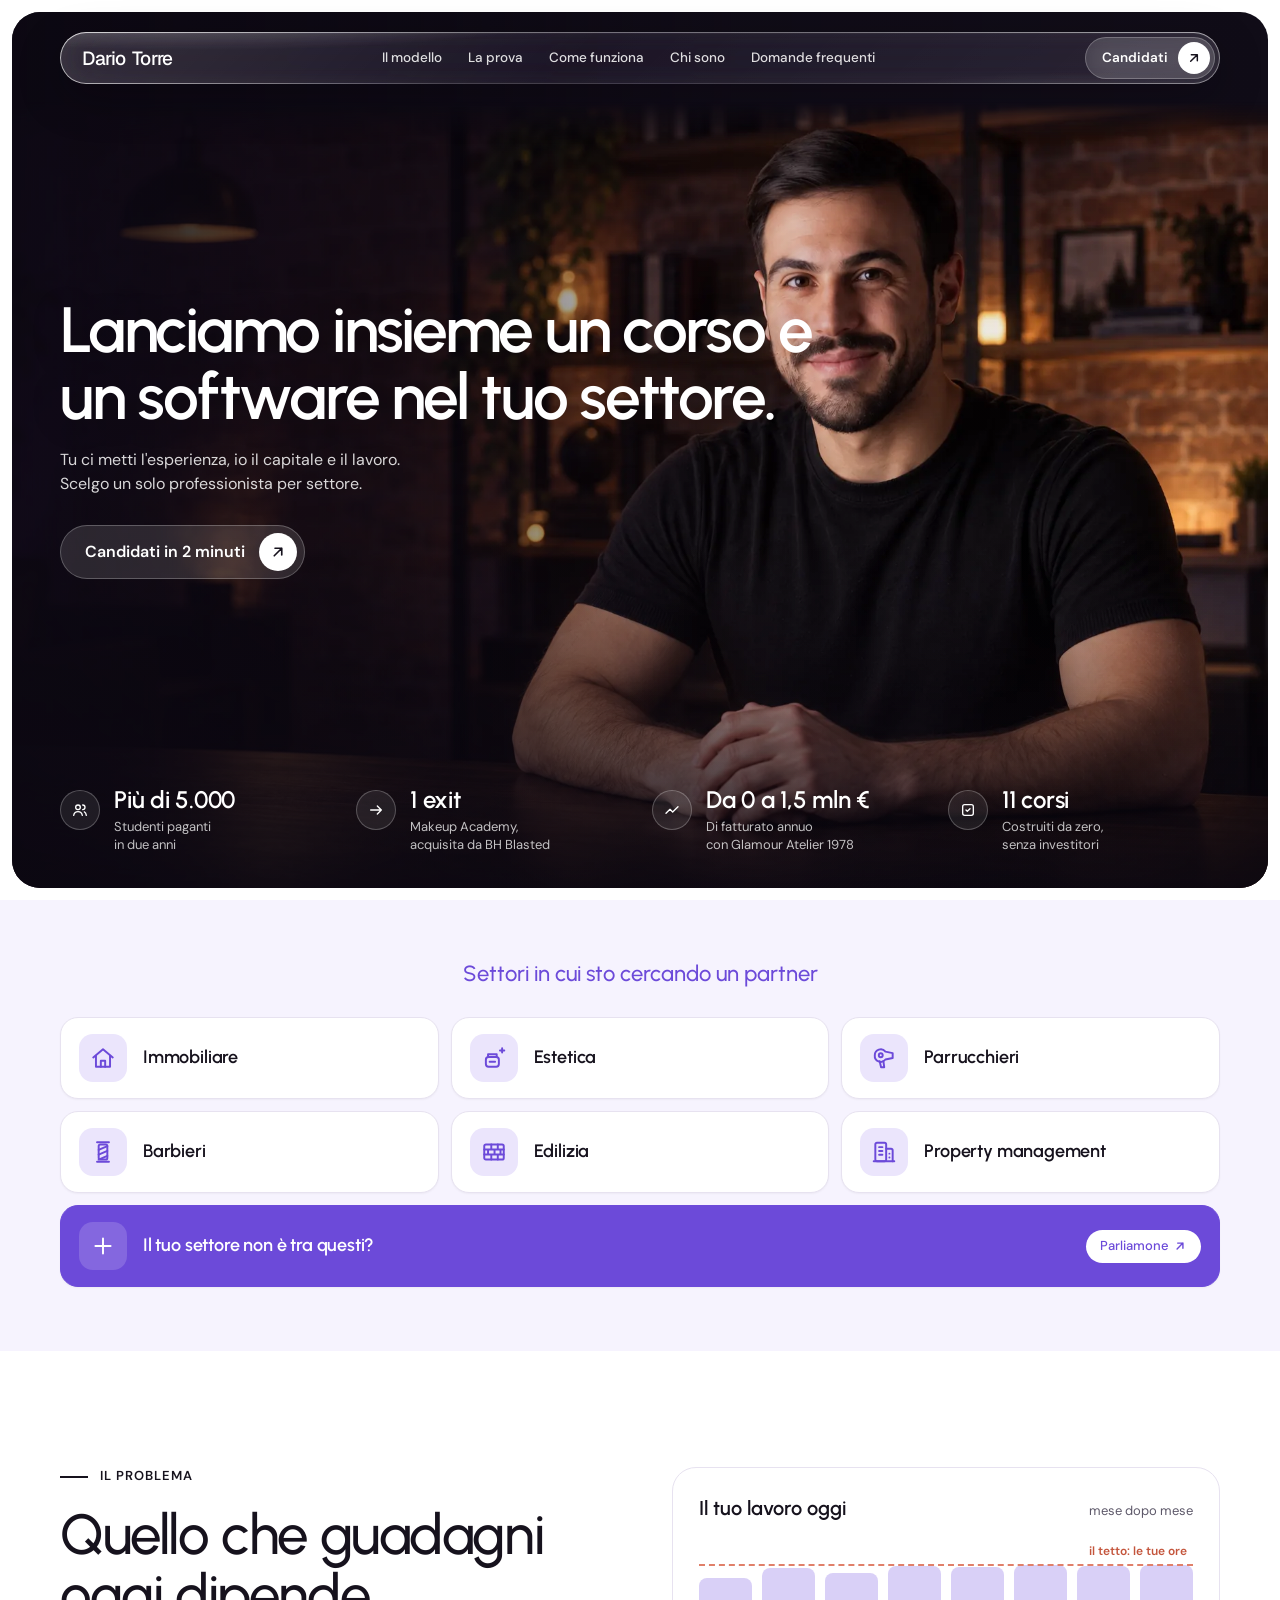
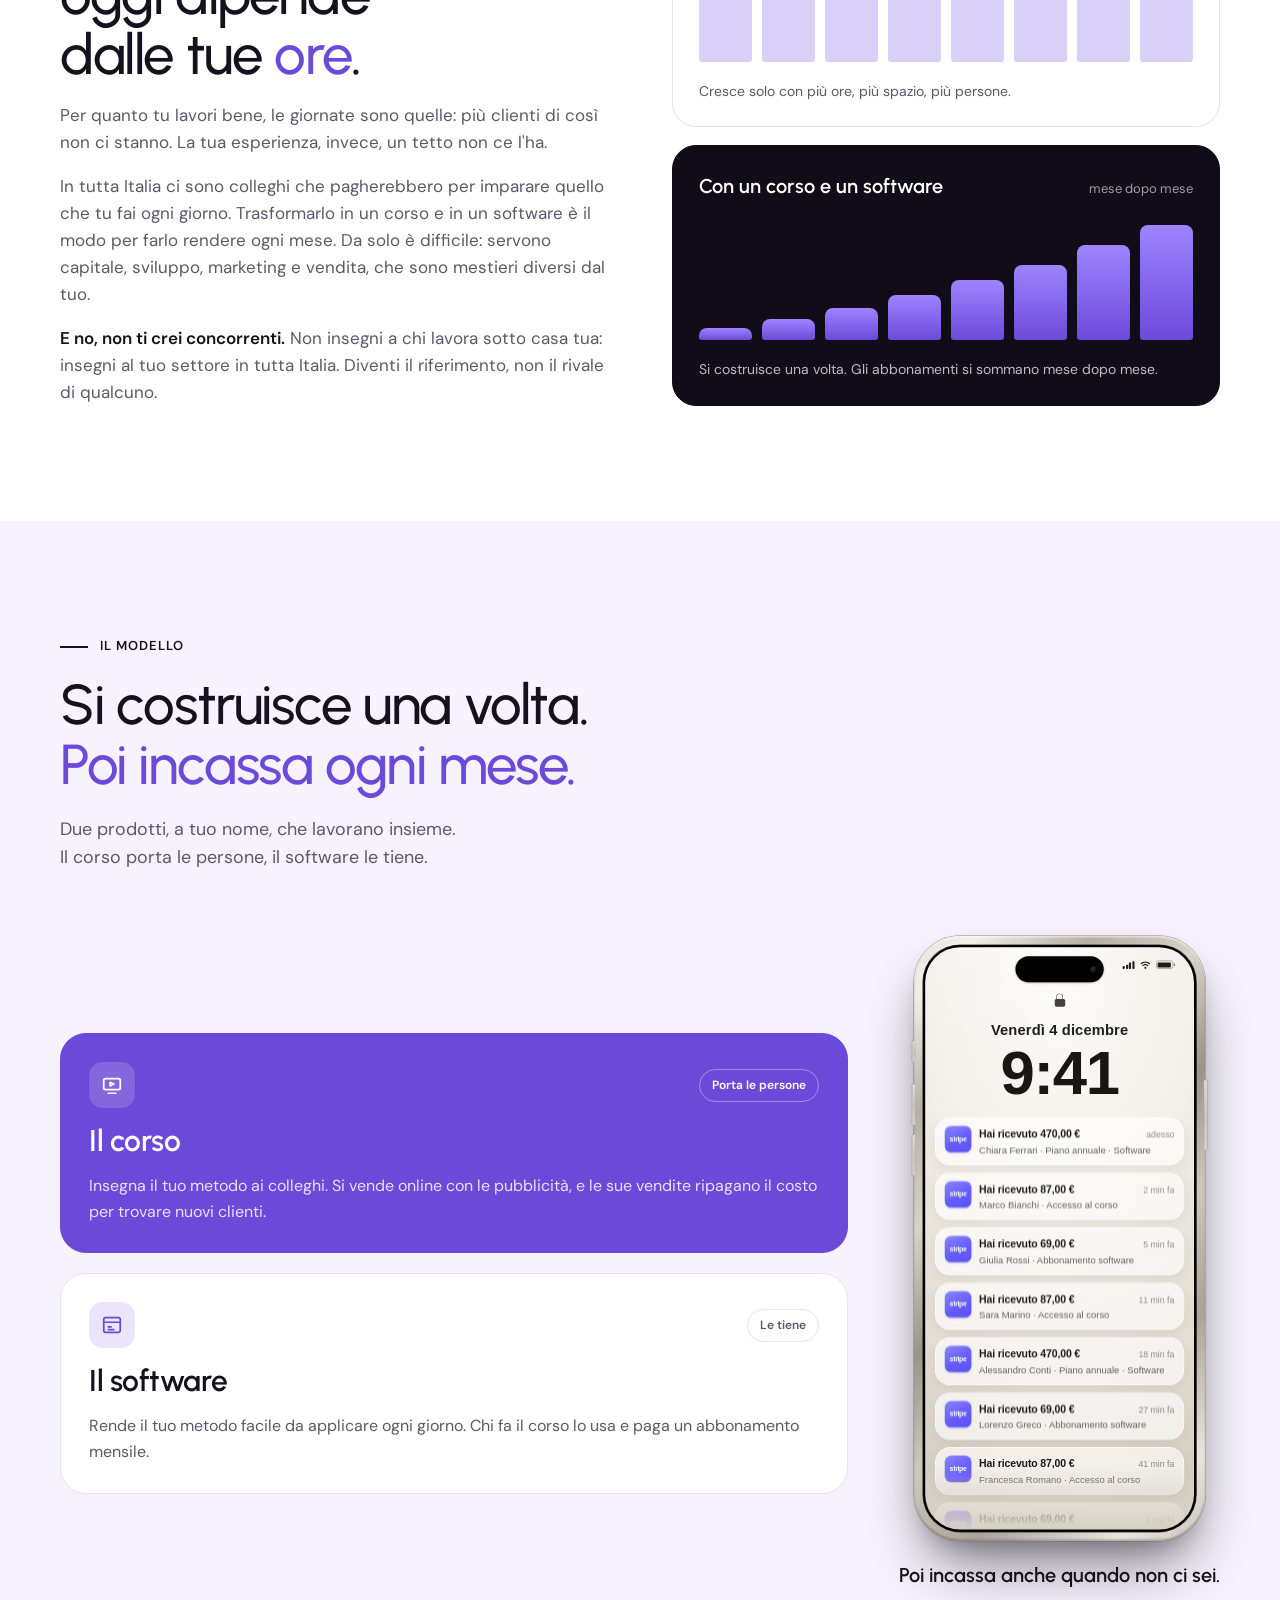
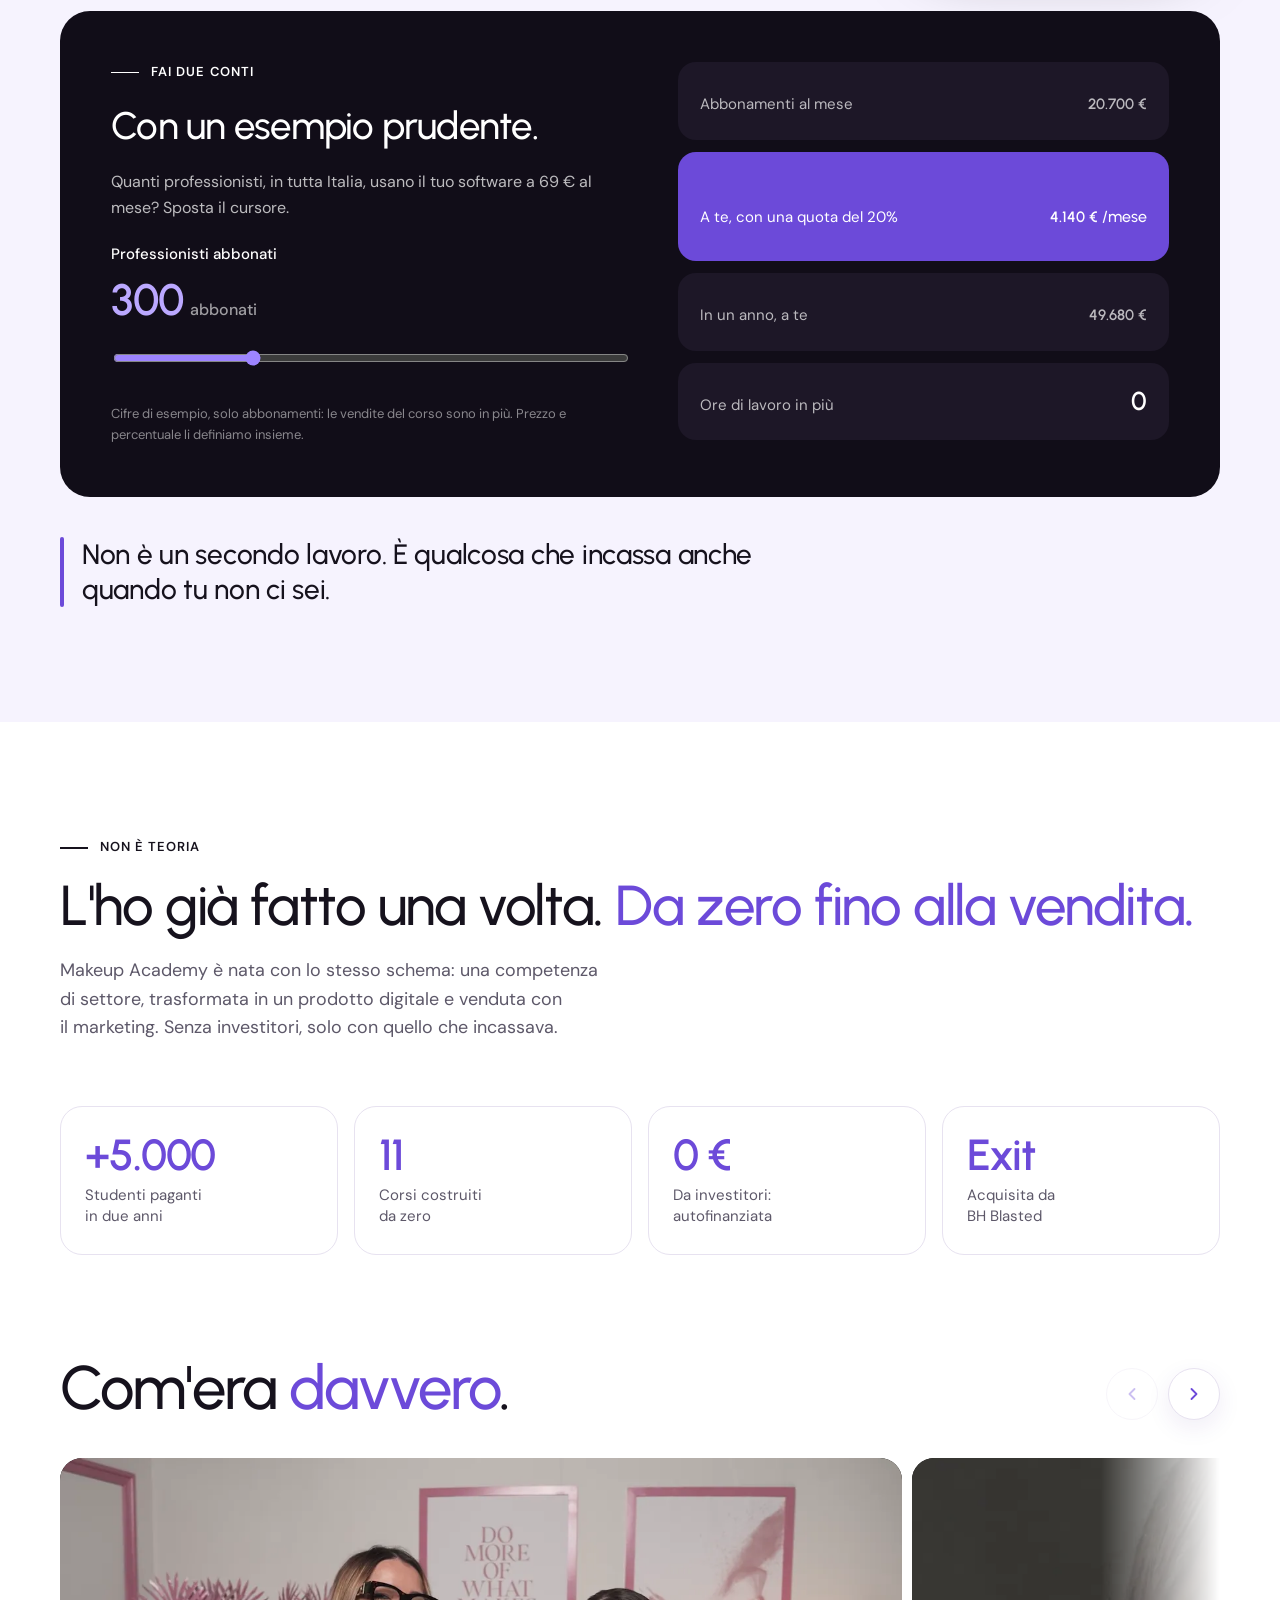
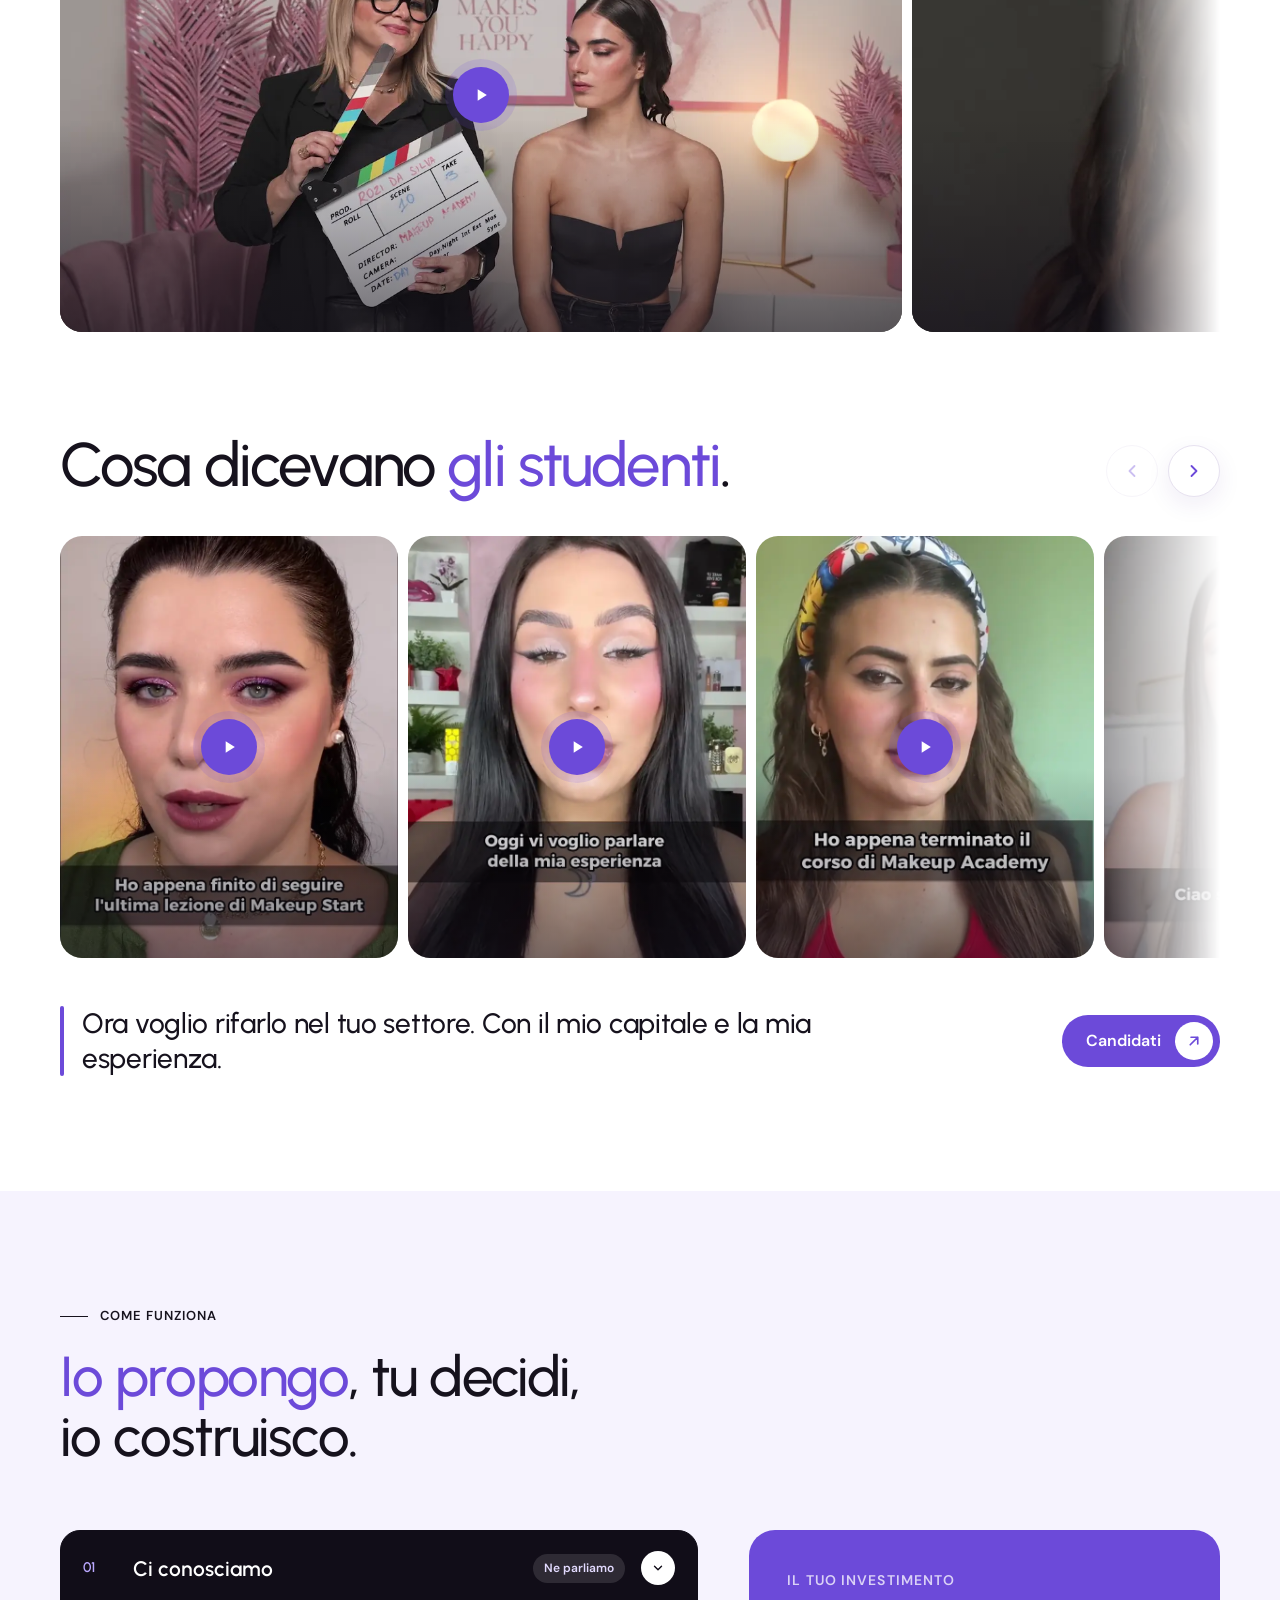
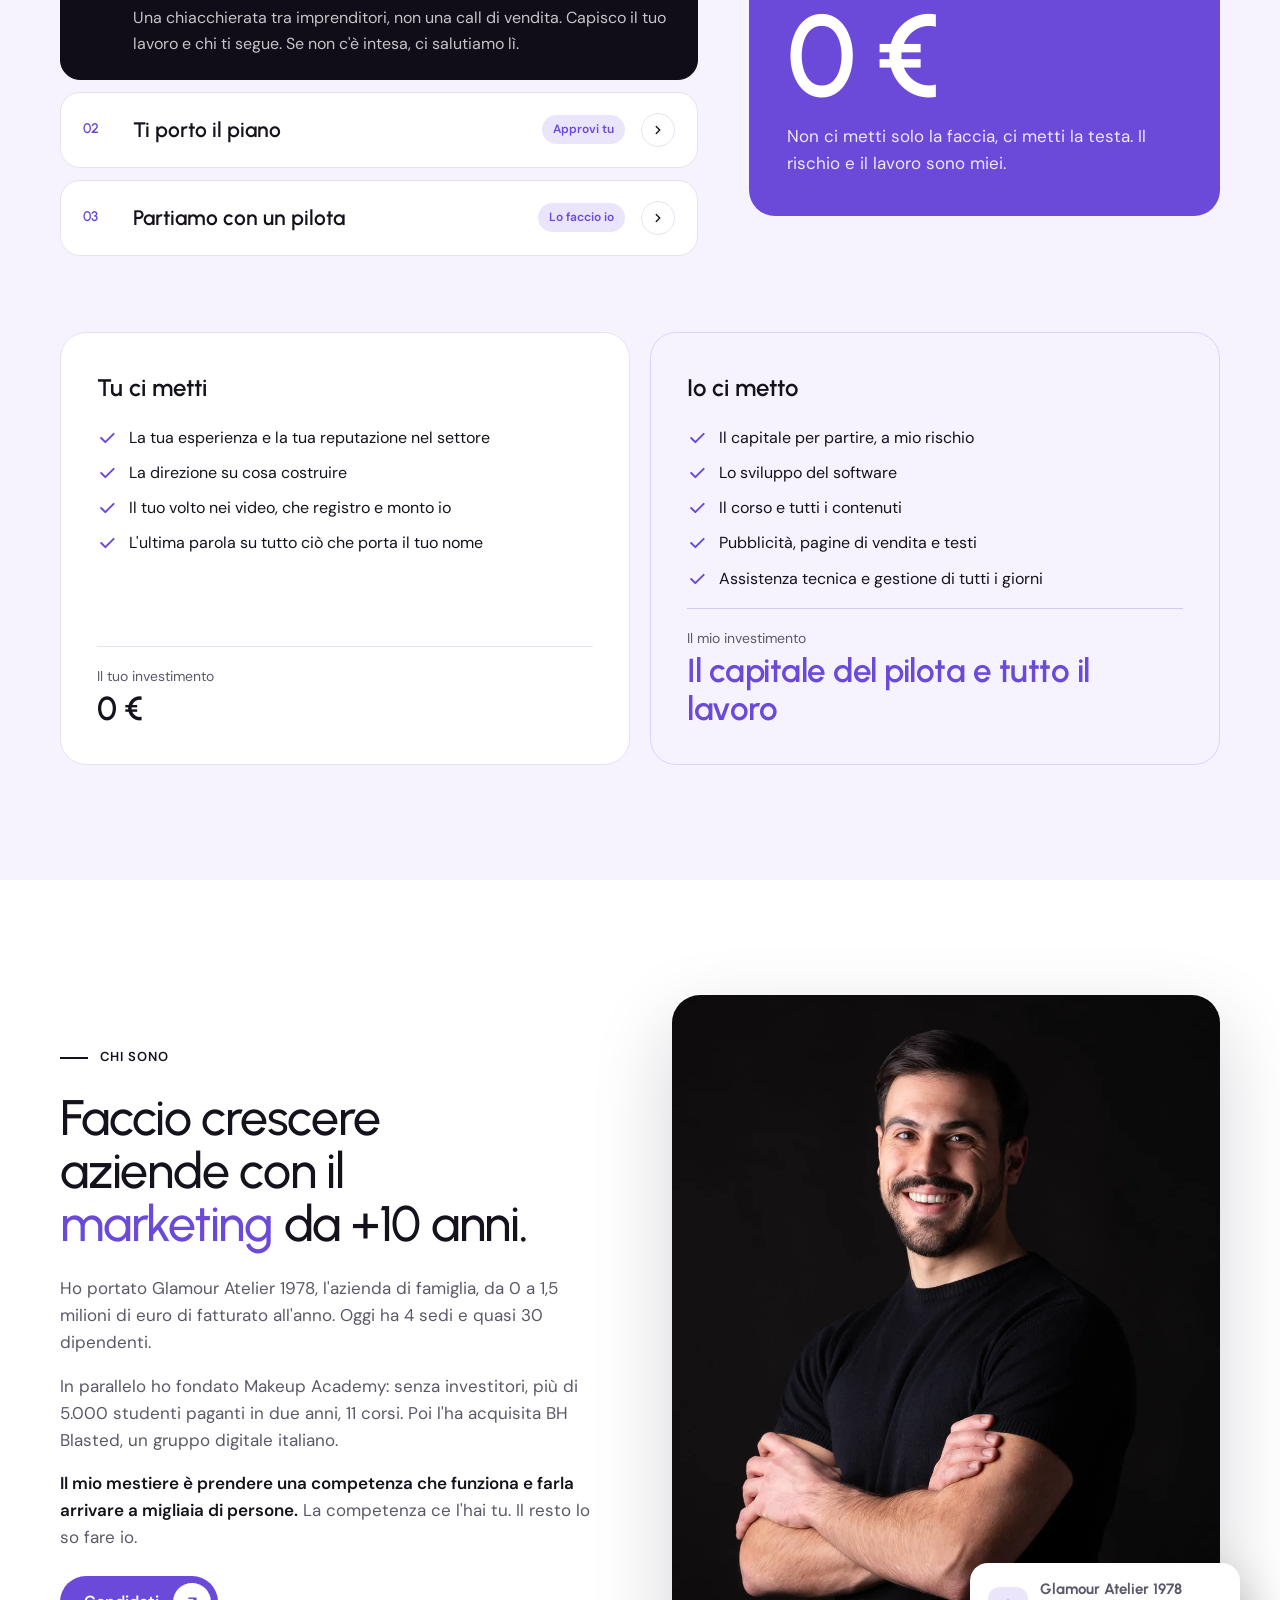
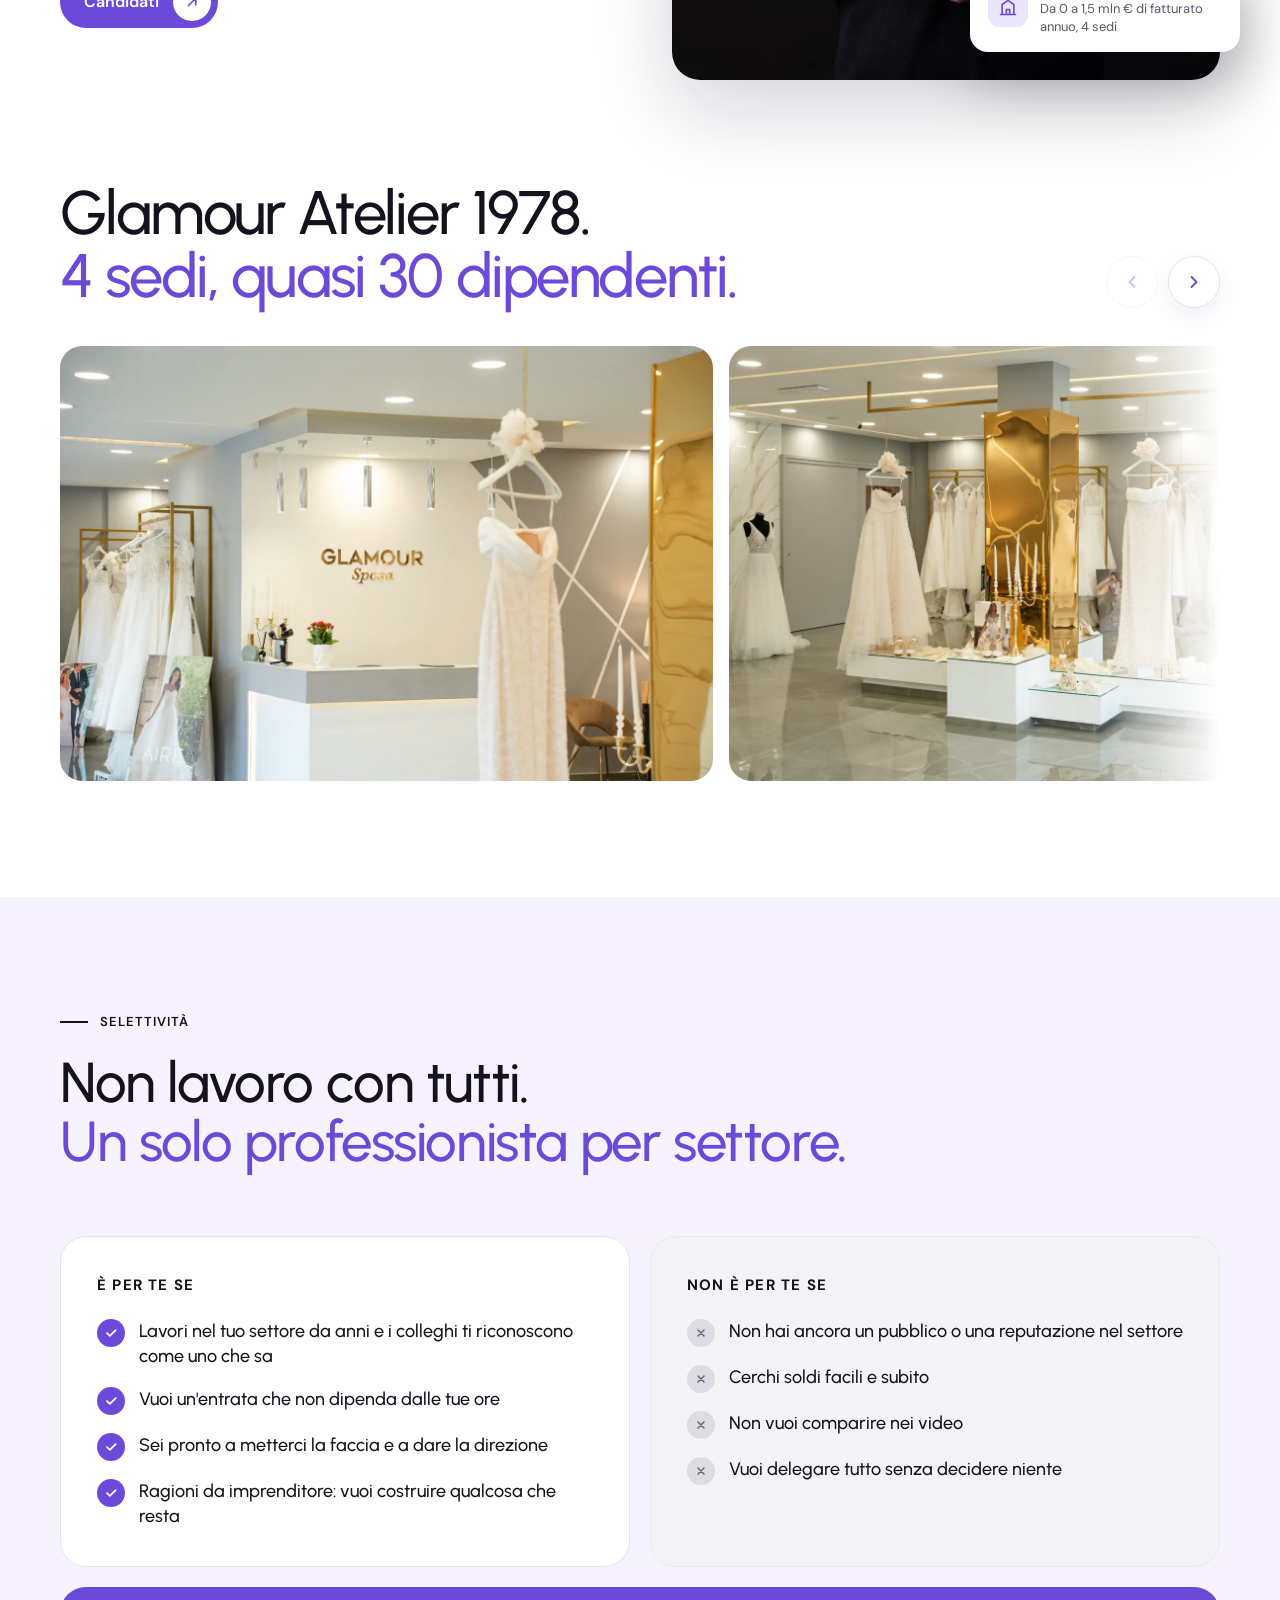
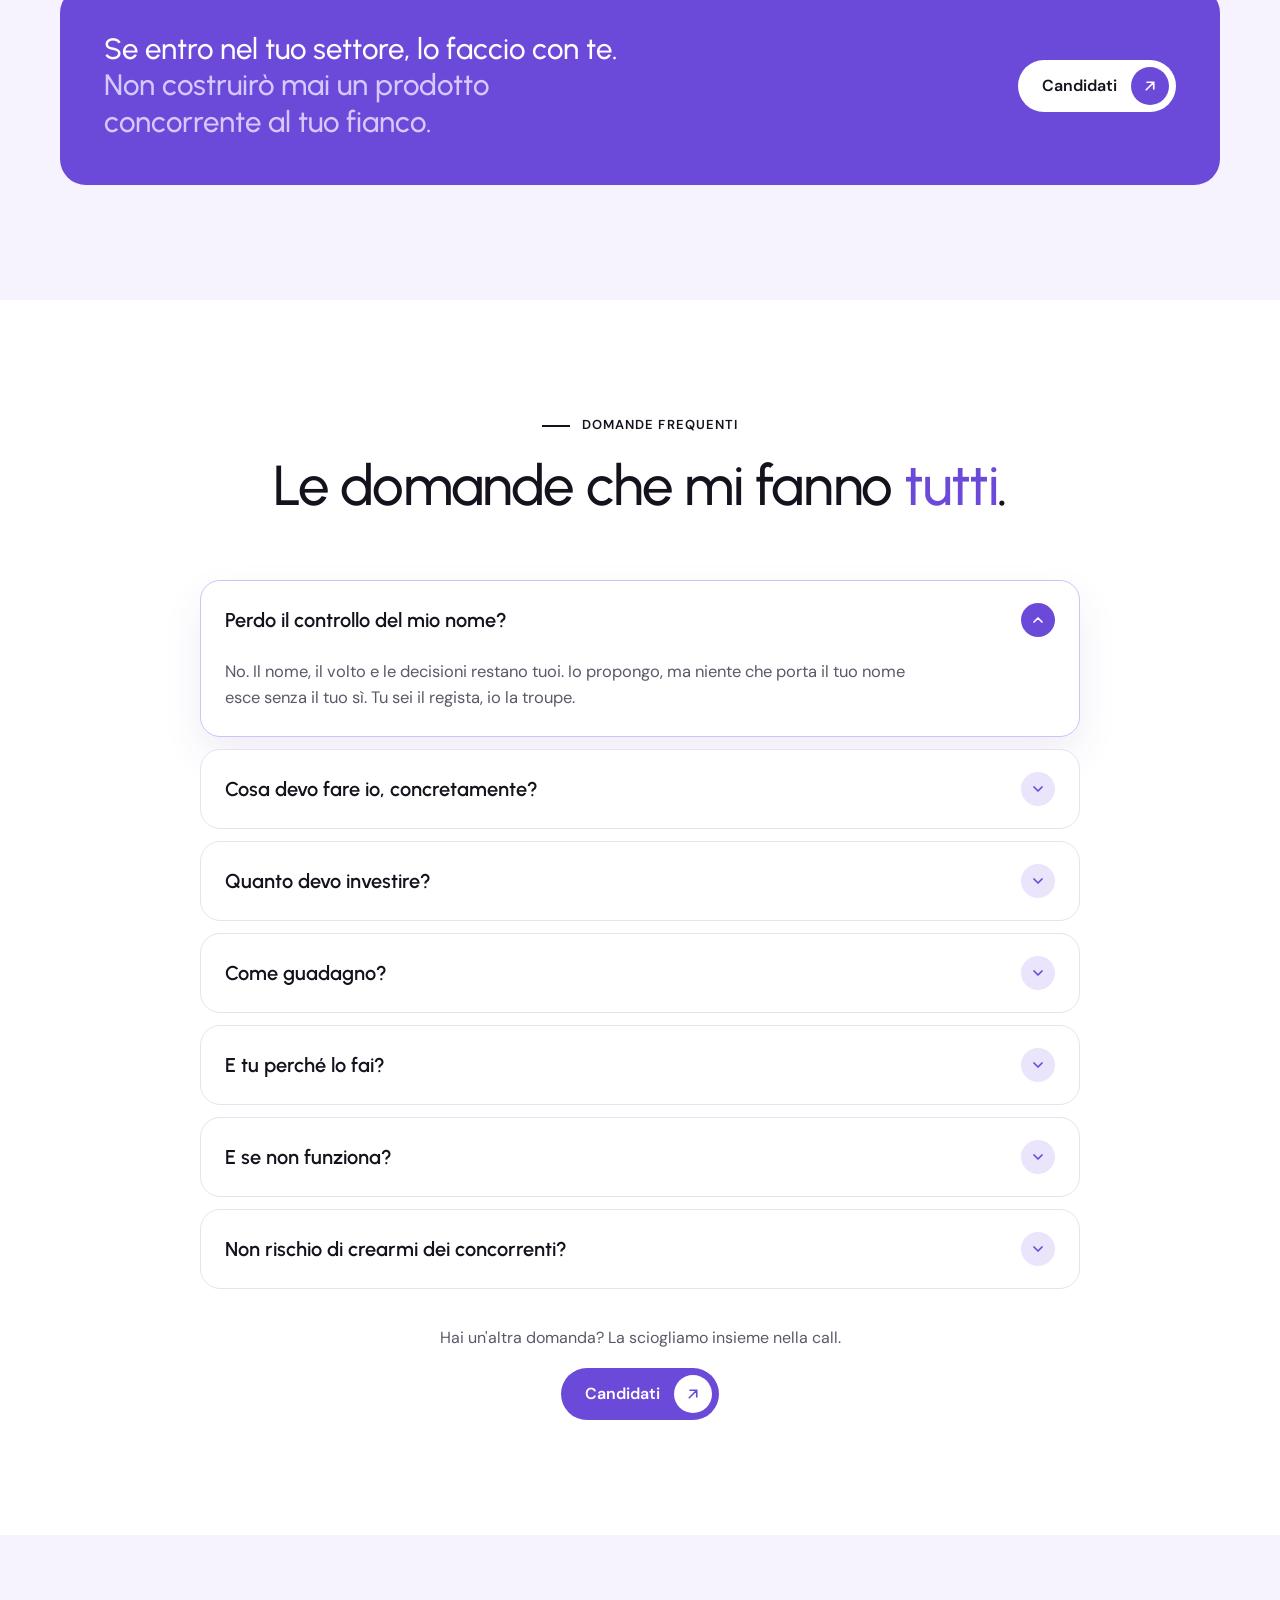
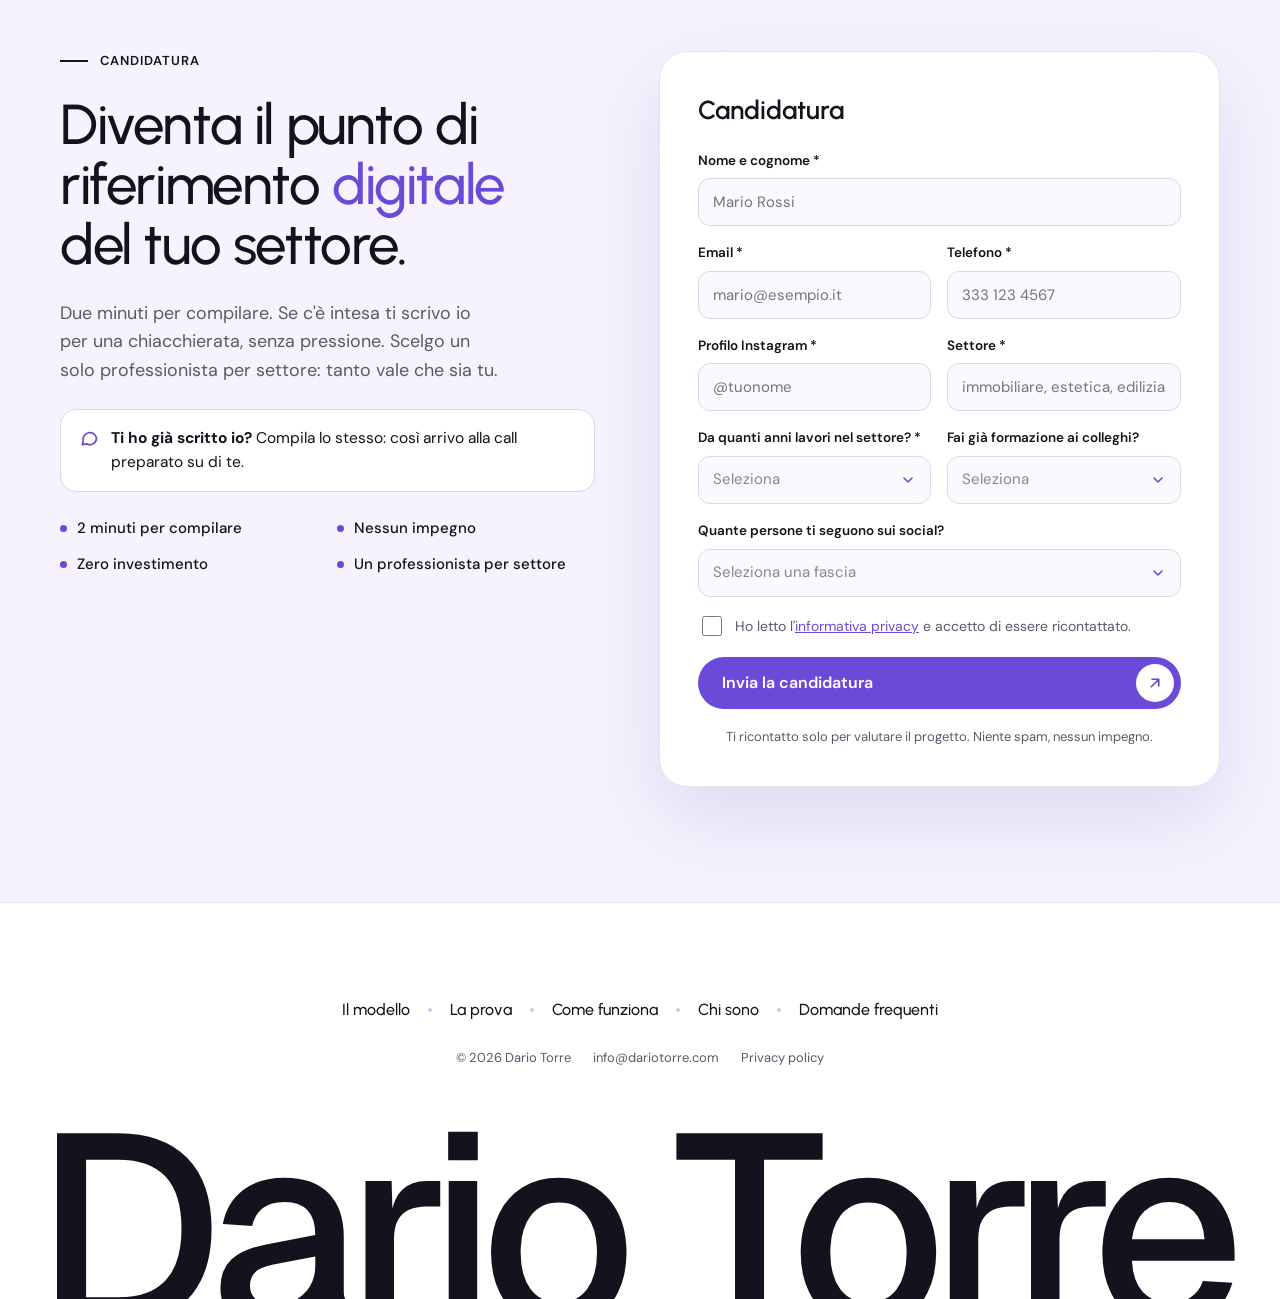
<file: index.html>
<!doctype html>
<html lang="it">
<head>
<meta charset="utf-8">
<title>Landing Dario Torre</title>
<meta name="viewport" content="width=device-width, initial-scale=1, viewport-fit=cover">

<link rel="preload" href="fonts/urbanist.woff2" as="font" type="font/woff2" crossorigin>
<link rel="preload" href="fonts/dm-sans.woff2" as="font" type="font/woff2" crossorigin>
<link rel="stylesheet" href="fonts/fonts.css?v=1">
<link rel="stylesheet" href="style.css?v=37">

<style>[hidden]{display:none!important}</style>
</head>
<body>


<div>
<!-- 1. HERO -->
<div class="topbar" id="topbar">
    <nav class="nav ld" aria-label="Navigazione principale">
      <a class="brand" href="#top" aria-label="Dario Torre, torna all'inizio"><span class="brand-a">Dario</span><span class="brand-b">Torre</span></a>
      <div class="links">
        <a href="#modello">Il modello</a>
        <a href="#prova">La prova</a>
        <a href="#come">Come funziona</a>
        <a href="#chi">Chi sono</a>
        <a href="#faq">Domande frequenti</a>
      </div>
      <a class="btn sm glass nav-cta" href="#candidati"><span class="tx">Candidati</span><span class="ar"><svg width="16" height="16" viewBox="0 0 24 24" fill="none" stroke="currentColor" stroke-width="2.2" stroke-linecap="round" stroke-linejoin="round" aria-hidden="true"><path d="M7 17 17 7M8 7h9v9"></path></svg></span></a>
      <button class="menu-btn" type="button" aria-label="Apri il menu" aria-expanded="false" aria-controls="mmenu"><span></span><span></span></button>
    </nav>
</div>
<div class="mmenu" id="mmenu" aria-hidden="true">
  <nav class="mmenu-in" aria-label="Menu">
    <a href="#modello">Il modello</a>
    <a href="#prova">La prova</a>
    <a href="#come">Come funziona</a>
    <a href="#chi">Chi sono</a>
    <a href="#faq">Domande frequenti</a>
    <a class="btn mmenu-cta" href="#candidati">Candidati in 2 minuti<span class="ar"><svg width="18" height="18" viewBox="0 0 24 24" fill="none" stroke="currentColor" stroke-width="2.2" stroke-linecap="round" stroke-linejoin="round" aria-hidden="true"><path d="M7 17 17 7M8 7h9v9"></path></svg></span></a>
  </nav>
</div>
<div class="sticky-bar" id="sticky-cta" aria-hidden="true">
  <a class="btn sticky-btn" href="#candidati" tabindex="-1">Candidati in 2 minuti<span class="ar"><svg width="18" height="18" viewBox="0 0 24 24" fill="none" stroke="currentColor" stroke-width="2.2" stroke-linecap="round" stroke-linejoin="round" aria-hidden="true"><path d="M7 17 17 7M8 7h9v9"></path></svg></span></a>
</div>
<header class="hero-shell" id="top">
  <div class="hero" id="hero">
    <img class="hero-bg" src="hero.webp" alt="Dario Torre seduto alla scrivania nel suo studio">
    <div class="hero-shade" aria-hidden="true"></div>

    <div class="hero-copy">
      <div class="hero-head">
        <h1 class="h1 ld d2">Lanciamo insieme un corso e un software nel tuo settore.</h1>
        <p class="hero-side ld d3">Tu ci metti l'esperienza, io il capitale e il lavoro.<br>Scelgo un solo professionista per settore.</p>
      </div>
      <div class="hero-cta ld d4">
        <a class="btn glass" href="#candidati">Candidati in 2 minuti<span class="ar"><svg width="18" height="18" viewBox="0 0 24 24" fill="none" stroke="currentColor" stroke-width="2.2" stroke-linecap="round" stroke-linejoin="round" aria-hidden="true"><path d="M7 17 17 7M8 7h9v9"></path></svg></span></a>
      </div>
    </div>

    <div class="stats ld d5">
      <div class="stat"><span class="ic"><svg width="16" height="16" viewBox="0 0 24 24" fill="none" stroke="currentColor" stroke-width="2" stroke-linecap="round" stroke-linejoin="round" aria-hidden="true"><circle cx="9" cy="8" r="3.5"></circle><path d="M2.5 20c.8-3.5 3.4-5.5 6.5-5.5s5.7 2 6.5 5.5"></path><path d="M16 4.5a3.5 3.5 0 0 1 0 7M18.5 14.8c1.6.8 2.6 2.6 3 5.2"></path></svg></span><div><b>Più di 5.000</b><span>Studenti paganti<br class="mbr"> in due anni</span></div></div>
      <div class="stat"><span class="ic"><svg width="16" height="16" viewBox="0 0 24 24" fill="none" stroke="currentColor" stroke-width="2" stroke-linecap="round" stroke-linejoin="round" aria-hidden="true"><path d="M4 12h16M14 6l6 6-6 6"></path></svg></span><div><b>1 exit</b><span>Makeup Academy,<br class="mbr"> acquisita da BH Blasted</span></div></div>
      <div class="stat"><span class="ic"><svg width="16" height="16" viewBox="0 0 24 24" fill="none" stroke="currentColor" stroke-width="2" stroke-linecap="round" stroke-linejoin="round" aria-hidden="true"><path d="M3 17l6-6 4 4 8-8"></path></svg></span><div><b>Da 0 a 1,5 mln €</b><span>Di fatturato annuo<br class="mbr"> con Glamour Atelier 1978</span></div></div>
      <div class="stat"><span class="ic"><svg width="16" height="16" viewBox="0 0 24 24" fill="none" stroke="currentColor" stroke-width="2" stroke-linecap="round" stroke-linejoin="round" aria-hidden="true"><rect x="4" y="4" width="16" height="16" rx="3"></rect><path d="M9 12l2 2 4-4"></path></svg></span><div><b>11 corsi</b><span>Costruiti da zero,<br class="mbr"> senza investitori</span></div></div>
    </div>
  </div>
</header>

<!-- SETTORI -->
<section class="sectors" aria-label="Settori aperti">
  <div class="wrap">
  <h3>Settori in cui sto cercando un partner</h3>
  <ul class="sgrid rv">
    <li class="sg-card"><span class="sg-ic"><svg width="26" height="26" viewBox="0 0 24 24" fill="none" stroke="currentColor" stroke-width="1.8" stroke-linecap="round" stroke-linejoin="round" aria-hidden="true"><path d="M3 11.5 12 4l9 7.5"/><path d="M5.5 9.8V20h13V9.8"/><path d="M10 20v-5.5h4V20"/></svg></span><span class="sg-txt"><span class="sg-name">Immobiliare</span></span></li>
    <li class="sg-card"><span class="sg-ic"><svg width="26" height="26" viewBox="0 0 24 24" fill="none" stroke="currentColor" stroke-width="1.8" stroke-linecap="round" stroke-linejoin="round" aria-hidden="true"><rect x="4.5" y="11" width="12" height="9" rx="2.5"/><path d="M6.5 11V8.5h8V11"/><path d="M8 15.5h5"/><path d="M19.5 3v4M17.5 5h4"/></svg></span><span class="sg-txt"><span class="sg-name">Estetica</span></span></li>
    <li class="sg-card"><span class="sg-ic"><svg width="26" height="26" viewBox="0 0 24 24" fill="none" stroke="currentColor" stroke-width="1.8" stroke-linecap="round" stroke-linejoin="round" aria-hidden="true"><path d="M3.5 9.5a5.5 5.5 0 0 1 9.8-3.4l6.7 1.4v4.5l-6.7 1.4a5.5 5.5 0 0 1-9.8-3.9Z"/><circle cx="9" cy="9.5" r="1.8"/><path d="M8 15l1.3 5.5h2.9L11.4 14.7"/></svg></span><span class="sg-txt"><span class="sg-name">Parrucchieri</span></span></li>
    <li class="sg-card"><span class="sg-ic"><svg width="26" height="26" viewBox="0 0 24 24" fill="none" stroke="currentColor" stroke-width="1.8" stroke-linecap="round" stroke-linejoin="round" aria-hidden="true"><rect x="8" y="5" width="8" height="14" rx="1.5"/><path d="M6.5 3h11M6.5 21h11"/><path d="M8 10l8-3.5M8 14.5l8-3.5M8 19l8-3.5"/></svg></span><span class="sg-txt"><span class="sg-name">Barbieri</span></span></li>
    <li class="sg-card"><span class="sg-ic"><svg width="26" height="26" viewBox="0 0 24 24" fill="none" stroke="currentColor" stroke-width="1.8" stroke-linecap="round" stroke-linejoin="round" aria-hidden="true"><rect x="3" y="5" width="18" height="14" rx="1.5"/><path d="M3 9.7h18M3 14.3h18M9.5 5v4.7M15.5 5v4.7M6.5 9.7v4.6M12.5 9.7v4.6M18 9.7v4.6M9.5 14.3V19M15.5 14.3V19"/></svg></span><span class="sg-txt"><span class="sg-name">Edilizia</span></span></li>
    <li class="sg-card"><span class="sg-ic"><svg width="26" height="26" viewBox="0 0 24 24" fill="none" stroke="currentColor" stroke-width="1.8" stroke-linecap="round" stroke-linejoin="round" aria-hidden="true"><rect x="4" y="3.5" width="10" height="17" rx="1.5"/><path d="M14 9h4.5a1.5 1.5 0 0 1 1.5 1.5v10"/><path d="M2.5 20.5h19"/><path d="M7.5 7.5h3M7.5 11h3M7.5 14.5h3"/><path d="M17 13.5h.01M17 17h.01"/></svg></span><span class="sg-txt"><span class="sg-name">Property management</span></span></li>
    <li class="sg-card sg-open"><a href="#candidati"><span class="sg-ic"><svg width="26" height="26" viewBox="0 0 24 24" fill="none" stroke="currentColor" stroke-width="1.8" stroke-linecap="round" stroke-linejoin="round" aria-hidden="true"><path d="M12 5v14M5 12h14"/></svg></span><span class="sg-name">Il tuo settore non è tra questi?</span><small>Parliamone <svg width="14" height="14" viewBox="0 0 24 24" fill="none" stroke="currentColor" stroke-width="2.4" stroke-linecap="round" stroke-linejoin="round" aria-hidden="true"><path d="M7 17 17 7M8 7h9v9"/></svg></small></a></li>
  </ul>
  </div>
</section>

<!-- 2. IL PROBLEMA -->
<section class="sec">
  <div class="wrap two">
    <div class="stack rv">
      <span class="eb">Il problema</span>
      <h2 class="h2">Quello che guadagni oggi dipende dalle tue <span class="hl">ore</span>.</h2>
      <div class="body-copy">
        <p>Per quanto tu lavori bene, le giornate sono quelle: più clienti di così non ci stanno. La tua esperienza, invece, un tetto non ce l'ha.</p>
        <p>In tutta Italia ci sono colleghi che pagherebbero per imparare quello che tu fai ogni giorno. Trasformarlo in un corso e in un software è il modo per farlo rendere ogni mese. Da solo è difficile: servono capitale, sviluppo, marketing e vendita, che sono mestieri diversi dal tuo.</p>
        <p><strong>E no, non ti crei concorrenti.</strong> Non insegni a chi lavora sotto casa tua: insegni al tuo settore in tutta Italia. Diventi il riferimento, non il rivale di qualcuno.</p>
      </div>
    </div>
    <div class="stack">
      <div class="cmp rv">
        <div class="cmp-top"><b>Il tuo lavoro oggi</b><span>mese dopo mese</span></div>
        <div class="bars" aria-hidden="true">
          <div class="cap"><span>il tetto: le tue ore</span></div>
          <div class="bar" style="height: 70%"></div><div class="bar" style="height: 78%"></div><div class="bar" style="height: 74%"></div><div class="bar" style="height: 80%"></div><div class="bar" style="height: 79%"></div><div class="bar" style="height: 81%"></div><div class="bar" style="height: 80%"></div><div class="bar" style="height: 81%"></div>
        </div>
        <p class="cmp-foot">Cresce solo con più ore, più spazio, più persone.</p>
      </div>
      <div class="cmp dark rv">
        <div class="cmp-top"><b>Con un corso e un software</b><span>mese dopo mese</span></div>
        <div class="bars" aria-hidden="true">
          <div class="bar" style="height: 10%"></div><div class="bar" style="height: 18%"></div><div class="bar" style="height: 27%"></div><div class="bar" style="height: 38%"></div><div class="bar" style="height: 50%"></div><div class="bar" style="height: 63%"></div><div class="bar" style="height: 79%"></div><div class="bar" style="height: 96%"></div>
        </div>
        <p class="cmp-foot">Si costruisce una volta. Gli abbonamenti si sommano mese dopo mese.</p>
      </div>
    </div>
  </div>
</section>

<!-- 3. IL MODELLO -->
<section class="sec tint" id="modello">
  <div class="wrap">
    <div class="head rv">
      <div class="stack">
        <span class="eb">Il modello</span>
        <h2 class="h2">Si costruisce una volta.<br><span class="hl">Poi incassa ogni mese.</span></h2>
      </div>
      <p class="lead">Due prodotti, a tuo nome, che lavorano insieme.<br class="dbr"> Il corso porta le persone, il software le tiene.</p>
    </div>

    <div class="model-grid">
      <div class="model-cards">
      <article class="card violet rv">
        <div class="card-top"><span class="ic"><svg width="22" height="22" viewBox="0 0 24 24" fill="none" stroke="currentColor" stroke-width="1.9" stroke-linecap="round" stroke-linejoin="round" aria-hidden="true"><rect x="3" y="5" width="18" height="12" rx="2"></rect><path d="m10 9 4 2-4 2z"></path><path d="M8 21h8"></path></svg></span><span class="tag">Porta le persone</span></div>
        <h3>Il corso</h3>
        <p>Insegna il tuo metodo ai colleghi. Si vende online con le pubblicità, e le sue vendite ripagano il costo per trovare nuovi clienti.</p>
      </article>
      <article class="card rv">
        <div class="card-top"><span class="ic"><svg width="22" height="22" viewBox="0 0 24 24" fill="none" stroke="currentColor" stroke-width="1.9" stroke-linecap="round" stroke-linejoin="round" aria-hidden="true"><rect x="3" y="4" width="18" height="16" rx="2"></rect><path d="M3 9h18M8 14h3M8 17h6"></path></svg></span><span class="tag">Le tiene</span></div>
        <h3>Il software</h3>
        <p>Rende il tuo metodo facile da applicare ogni giorno. Chi fa il corso lo usa e paga un abbonamento mensile.</p>
      </article>
      </div>
      <figure class="model-phone rv">
        <div class="iph-wrap" role="img" aria-label="Telefono con le notifiche di nuovi pagamenti: corso, abbonamenti e piani annuali del software">
          <div class="iph" aria-hidden="true">
            <i class="iph-btn b1"></i><i class="iph-btn b2"></i><i class="iph-btn b3"></i><i class="iph-btn b4"></i>
            <div class="iph-bezel"><div class="iph-screen">
              <div class="iph-glare"></div>
              <div class="iph-island"><i></i></div>
              <div class="iph-status"><span class="iph-sig"><i></i><i></i><i></i><i></i></span><svg width="17" height="12"><path d="M8.5 3.2C10.8 3.2 12.9 4.1 14.4 5.6L15.5 4.5C13.7 2.7 11.2 1.5 8.5 1.5C5.8 1.5 3.3 2.7 1.5 4.5L2.6 5.6C4.1 4.1 6.2 3.2 8.5 3.2Z" fill="#1e1c19"/><path d="M8.5 6.8C9.9 6.8 11.1 7.3 12 8.2L13.1 7.1C11.8 5.9 10.2 5.1 8.5 5.1C6.8 5.1 5.2 5.9 3.9 7.1L5 8.2C5.9 7.3 7.1 6.8 8.5 6.8Z" fill="#1e1c19"/><circle cx="8.5" cy="10.5" r="1.5" fill="#1e1c19"/></svg><span class="iph-bat"><span><i></i></span><b></b></span></div>
              <div class="iph-lock"><span class="iph-padlock"><i></i><b></b></span><div class="iph-date" id="iph-date">Giovedì 2 luglio</div><div class="iph-time">9:41</div></div>
              <div class="iph-list" data-notif-group>
              <div class="iph-n" data-notif><div class="iph-app"><span>stripe</span></div><div class="iph-txt"><div class="iph-row"><b>Hai ricevuto 470,00 €</b><time>adesso</time></div><p>Chiara Ferrari · Piano annuale · Software</p></div></div>
              <div class="iph-n" data-notif><div class="iph-app"><span>stripe</span></div><div class="iph-txt"><div class="iph-row"><b>Hai ricevuto 87,00 €</b><time>2 min fa</time></div><p>Marco Bianchi · Accesso al corso</p></div></div>
              <div class="iph-n" data-notif><div class="iph-app"><span>stripe</span></div><div class="iph-txt"><div class="iph-row"><b>Hai ricevuto 69,00 €</b><time>5 min fa</time></div><p>Giulia Rossi · Abbonamento software</p></div></div>
              <div class="iph-n" data-notif><div class="iph-app"><span>stripe</span></div><div class="iph-txt"><div class="iph-row"><b>Hai ricevuto 87,00 €</b><time>11 min fa</time></div><p>Sara Marino · Accesso al corso</p></div></div>
              <div class="iph-n" data-notif><div class="iph-app"><span>stripe</span></div><div class="iph-txt"><div class="iph-row"><b>Hai ricevuto 470,00 €</b><time>18 min fa</time></div><p>Alessandro Conti · Piano annuale · Software</p></div></div>
              <div class="iph-n" data-notif><div class="iph-app"><span>stripe</span></div><div class="iph-txt"><div class="iph-row"><b>Hai ricevuto 69,00 €</b><time>27 min fa</time></div><p>Lorenzo Greco · Abbonamento software</p></div></div>
              <div class="iph-n" data-notif><div class="iph-app"><span>stripe</span></div><div class="iph-txt"><div class="iph-row"><b>Hai ricevuto 87,00 €</b><time>41 min fa</time></div><p>Francesca Romano · Accesso al corso</p></div></div>
              <div class="iph-n" data-notif><div class="iph-app"><span>stripe</span></div><div class="iph-txt"><div class="iph-row"><b>Hai ricevuto 69,00 €</b><time>1 ora fa</time></div><p>Davide Costa · Abbonamento software</p></div></div>
              </div>
            </div></div>
          </div>
        </div>
        <figcaption>Poi incassa anche quando non ci sei.</figcaption>
      </figure>
    </div>

    <div class="calc rv">
      <div class="stack" style="gap: 22px">
        <span class="eb on-dark">Fai due conti</span>
        <h3>Con un esempio prudente.</h3>
        <p>Quanti professionisti, in tutta Italia, usano il tuo software a <span data-o="prezzo">69</span> € al mese? Sposta il cursore.</p>
        <div class="range-row">
          <label for="subs">Professionisti abbonati</label>
          <div class="range-val"><span data-o="subsTxt">300</span><small>abbonati</small></div>
          <input id="subs" type="range" min="50" max="1000" step="10" value="300" aria-label="Numero di professionisti abbonati">
        </div>
        <p class="calc-small">Cifre di esempio, solo abbonamenti: le vendite del corso sono in più. Prezzo e percentuale li definiamo insieme.</p>
      </div>
      <div class="out">
        <div class="out-row"><span>Abbonamenti al mese</span><b><span data-o="gross">20.700 €</span></b></div>
        <div class="out-row big"><span>A te, con una quota del <span data-o="quota">20</span>%</span><b><span data-o="mine">4.140 €</span><small style="font-size: 16px; font-weight: 500"> /mese</small></b></div>
        <div class="out-row"><span>In un anno, a te</span><b><span data-o="year">49.680 €</span></b></div>
        <div class="out-row"><span>Ore di lavoro in più</span><b>0</b></div>
      </div>
    </div>

    <div class="quote rv-l"><p>Non è un secondo lavoro. È qualcosa che incassa anche quando tu non ci sei.</p></div>
  </div>
</section>

<!-- 4. LA PROVA -->
<section class="sec" id="prova">
  <div class="wrap">
    <div class="head rv">
      <div class="stack">
        <span class="eb">Non è teoria</span>
        <h2 class="h2">L'ho già fatto una volta. <span class="hl">Da zero fino alla vendita.</span></h2>
      </div>
      <p class="lead">Makeup Academy è nata con lo stesso schema: una competenza di settore, trasformata in un prodotto digitale e venduta con il marketing. Senza investitori, solo con quello che incassava.</p>
    </div>

    <div class="tiles">
      <div class="tile rv"><b>+5.000</b><span>Studenti paganti<br> in due anni</span></div>
      <div class="tile rv"><b>11</b><span>Corsi costruiti<br> da zero</span></div>
      <div class="tile rv"><b>0 €</b><span>Da investitori:<br> autofinanziata</span></div>
      <div class="tile rv"><b>Exit</b><span>Acquisita da<br> BH Blasted</span></div>
    </div>

    <div class="car car-ma car-tr rv" data-car>
      <div class="car-head"><h3 class="car-title">Com'era <span class="hl">davvero</span>.</h3></div>
      <div class="car-track" data-car-track tabindex="0" role="region" aria-label="Trailer dei corsi di Makeup Academy">
      <figure class="car-item rev tr" style="--ar:16/9"><video class="rev-v" src="media/trailer-2.mp4" poster="media/trailer-2.webp" preload="none" playsinline></video><button class="rev-play" type="button" aria-label="Guarda il trailer del corso (Rozi Da Silva)"><span class="play"><svg width="20" height="20" viewBox="0 0 24 24" fill="currentColor" aria-hidden="true"><path d="M8 5v14l11-7z"></path></svg></span></button></figure>
      <figure class="car-item rev tr" style="--ar:16/9"><video class="rev-v" src="media/trailer-6.mp4" poster="media/trailer-6.webp" preload="none" playsinline></video><button class="rev-play" type="button" aria-label="Guarda il trailer del corso (trucco editoriale)"><span class="play"><svg width="20" height="20" viewBox="0 0 24 24" fill="currentColor" aria-hidden="true"><path d="M8 5v14l11-7z"></path></svg></span></button></figure>
      <figure class="car-item rev tr" style="--ar:16/9"><video class="rev-v" src="media/trailer-5.mp4" poster="media/trailer-5.webp" preload="none" playsinline></video><button class="rev-play" type="button" aria-label="Guarda il trailer del corso (trucco sposa e glam)"><span class="play"><svg width="20" height="20" viewBox="0 0 24 24" fill="currentColor" aria-hidden="true"><path d="M8 5v14l11-7z"></path></svg></span></button></figure>
      <figure class="car-item rev tr" style="--ar:16/9"><video class="rev-v" src="media/trailer-1.mp4" poster="media/trailer-1.webp" preload="none" playsinline></video><button class="rev-play" type="button" aria-label="Guarda il trailer del corso (Rosanna Spagnuolo)"><span class="play"><svg width="20" height="20" viewBox="0 0 24 24" fill="currentColor" aria-hidden="true"><path d="M8 5v14l11-7z"></path></svg></span></button></figure>
      <figure class="car-item rev tr" style="--ar:16/9"><video class="rev-v" src="media/trailer-3.mp4" poster="media/trailer-3.webp" preload="none" playsinline></video><button class="rev-play" type="button" aria-label="Guarda il trailer del corso (Elena Gentile)"><span class="play"><svg width="20" height="20" viewBox="0 0 24 24" fill="currentColor" aria-hidden="true"><path d="M8 5v14l11-7z"></path></svg></span></button></figure>
      <figure class="car-item rev tr" style="--ar:16/9"><video class="rev-v" src="media/trailer-4.mp4" poster="media/trailer-4.webp" preload="none" playsinline></video><button class="rev-play" type="button" aria-label="Guarda il trailer del corso (Christian Filippi)"><span class="play"><svg width="20" height="20" viewBox="0 0 24 24" fill="currentColor" aria-hidden="true"><path d="M8 5v14l11-7z"></path></svg></span></button></figure>
      </div>
      <div class="car-nav">
        <button class="car-btn" type="button" data-car-prev aria-label="Contenuto precedente"><svg width="20" height="20" viewBox="0 0 24 24" fill="none" stroke="currentColor" stroke-width="2.2" stroke-linecap="round" stroke-linejoin="round" aria-hidden="true"><path d="M15 18l-6-6 6-6"></path></svg></button>
        <button class="car-btn" type="button" data-car-next aria-label="Contenuto successivo"><svg width="20" height="20" viewBox="0 0 24 24" fill="none" stroke="currentColor" stroke-width="2.2" stroke-linecap="round" stroke-linejoin="round" aria-hidden="true"><path d="M9 18l6-6-6-6"></path></svg></button>
      </div>
    </div>

    <div class="car car-rev rv" data-car>
      <div class="car-head"><h3 class="car-title">Cosa dicevano <span class="hl">gli studenti</span>.</h3></div>
      <div class="car-track" data-car-track tabindex="0" role="region" aria-label="Video-recensioni degli studenti">
      <figure class="car-item rev" style="--ar:4/5"><video class="rev-v" src="media/rec-clara.mp4" poster="media/rec-clara.webp" preload="none" playsinline></video><button class="rev-play" type="button" aria-label="Guarda la video-recensione di Clara"><span class="play"><svg width="20" height="20" viewBox="0 0 24 24" fill="currentColor" aria-hidden="true"><path d="M8 5v14l11-7z"></path></svg></span></button></figure>
      <figure class="car-item rev" style="--ar:4/5"><video class="rev-v" src="media/rec-alessia.mp4" poster="media/rec-alessia.webp" preload="none" playsinline></video><button class="rev-play" type="button" aria-label="Guarda la video-recensione di Alessia"><span class="play"><svg width="20" height="20" viewBox="0 0 24 24" fill="currentColor" aria-hidden="true"><path d="M8 5v14l11-7z"></path></svg></span></button></figure>
      <figure class="car-item rev" style="--ar:4/5"><video class="rev-v" src="media/rec-asia.mp4" poster="media/rec-asia.webp" preload="none" playsinline></video><button class="rev-play" type="button" aria-label="Guarda la video-recensione di Asia"><span class="play"><svg width="20" height="20" viewBox="0 0 24 24" fill="currentColor" aria-hidden="true"><path d="M8 5v14l11-7z"></path></svg></span></button></figure>
      <figure class="car-item rev" style="--ar:4/5"><video class="rev-v" src="media/rec-giulia.mp4" poster="media/rec-giulia.webp" preload="none" playsinline></video><button class="rev-play" type="button" aria-label="Guarda la video-recensione di Giulia"><span class="play"><svg width="20" height="20" viewBox="0 0 24 24" fill="currentColor" aria-hidden="true"><path d="M8 5v14l11-7z"></path></svg></span></button></figure>
      <figure class="car-item rev" style="--ar:4/5"><video class="rev-v" src="media/rec-5.mp4" poster="media/rec-5.webp" preload="none" playsinline></video><button class="rev-play" type="button" aria-label="Guarda la video-recensione di Studentessa"><span class="play"><svg width="20" height="20" viewBox="0 0 24 24" fill="currentColor" aria-hidden="true"><path d="M8 5v14l11-7z"></path></svg></span></button></figure>
      </div>
      <div class="car-nav">
        <button class="car-btn" type="button" data-car-prev aria-label="Contenuto precedente"><svg width="20" height="20" viewBox="0 0 24 24" fill="none" stroke="currentColor" stroke-width="2.2" stroke-linecap="round" stroke-linejoin="round" aria-hidden="true"><path d="M15 18l-6-6 6-6"></path></svg></button>
        <button class="car-btn" type="button" data-car-next aria-label="Contenuto successivo"><svg width="20" height="20" viewBox="0 0 24 24" fill="none" stroke="currentColor" stroke-width="2.2" stroke-linecap="round" stroke-linejoin="round" aria-hidden="true"><path d="M9 18l6-6-6-6"></path></svg></button>
      </div>
    </div>

    <div class="close-row rv">
      <div class="quote" style="margin-top: 0"><p>Ora voglio rifarlo nel tuo settore. Con il mio capitale e la mia esperienza.</p></div>
      <a class="btn" href="#candidati">Candidati<span class="ar"><svg width="18" height="18" viewBox="0 0 24 24" fill="none" stroke="currentColor" stroke-width="2.2" stroke-linecap="round" stroke-linejoin="round" aria-hidden="true"><path d="M7 17 17 7M8 7h9v9"></path></svg></span></a>
    </div>
  </div>
</section>

<!-- 5. COME FUNZIONA -->
<section class="sec tint" id="come">
  <div class="wrap">
    <div class="head rv">
      <span class="eb">Come funziona</span>
      <h2 class="h2"><span class="hl">Io propongo</span>, tu decidi,<br>io costruisco.</h2>
    </div>

    <div class="how">
      <div class="steps">
        <div class="step on rv">
          <button class="st-h" type="button" aria-expanded="true"><span class="st-n">01</span><span class="st-t">Ci conosciamo</span><span class="st-lab">Ne parliamo</span><span class="st-ar"><svg width="14" height="14" viewBox="0 0 24 24" fill="none" stroke="currentColor" stroke-width="2.4" stroke-linecap="round" stroke-linejoin="round" aria-hidden="true"><path d="M9 6l6 6-6 6"></path></svg></span></button>
          <p class="st-b">Una chiacchierata tra imprenditori, non una call di vendita. Capisco il tuo lavoro e chi ti segue. Se non c'è intesa, ci salutiamo lì.</p>
        </div>
        <div class="step rv">
          <button class="st-h" type="button" aria-expanded="false"><span class="st-n">02</span><span class="st-t">Ti porto il piano</span><span class="st-lab">Approvi tu</span><span class="st-ar"><svg width="14" height="14" viewBox="0 0 24 24" fill="none" stroke="currentColor" stroke-width="2.4" stroke-linecap="round" stroke-linejoin="round" aria-hidden="true"><path d="M9 6l6 6-6 6"></path></svg></span></button>
          <p class="st-b">Che corso fare, che software costruire, come venderli. Tu approvi, cambi o scarti. Niente con il tuo nome esce senza il tuo sì.</p>
        </div>
        <div class="step rv">
          <button class="st-h" type="button" aria-expanded="false"><span class="st-n">03</span><span class="st-t">Partiamo con un pilota</span><span class="st-lab">Lo faccio io</span><span class="st-ar"><svg width="14" height="14" viewBox="0 0 24 24" fill="none" stroke="currentColor" stroke-width="2.4" stroke-linecap="round" stroke-linejoin="round" aria-hidden="true"><path d="M9 6l6 6-6 6"></path></svg></span></button>
          <p class="st-b">Registriamo il corso, costruisco il software, lancio le campagne. Si parte in piccolo, con obiettivi chiari: se i numeri tornano, si cresce.</p>
        </div>
      </div>
      <div class="zero rv">
        <span class="lbl">Il tuo investimento</span>
        <b>0 €</b>
        <p>Non ci metti solo la faccia, ci metti la testa. Il rischio e il lavoro sono miei.</p>
      </div>
    </div>

    <div class="who">
      <div class="who-col rv">
        <h3>Tu ci metti</h3>
        <ul>
          <li><svg width="20" height="20" viewBox="0 0 24 24" fill="none" stroke="currentColor" stroke-width="2.4" stroke-linecap="round" stroke-linejoin="round" aria-hidden="true"><path d="M5 12l5 5L20 7"></path></svg>La tua esperienza e la tua reputazione nel settore</li>
          <li><svg width="20" height="20" viewBox="0 0 24 24" fill="none" stroke="currentColor" stroke-width="2.4" stroke-linecap="round" stroke-linejoin="round" aria-hidden="true"><path d="M5 12l5 5L20 7"></path></svg>La direzione su cosa costruire</li>
          <li><svg width="20" height="20" viewBox="0 0 24 24" fill="none" stroke="currentColor" stroke-width="2.4" stroke-linecap="round" stroke-linejoin="round" aria-hidden="true"><path d="M5 12l5 5L20 7"></path></svg>Il tuo volto nei video, che registro e monto io</li>
          <li><svg width="20" height="20" viewBox="0 0 24 24" fill="none" stroke="currentColor" stroke-width="2.4" stroke-linecap="round" stroke-linejoin="round" aria-hidden="true"><path d="M5 12l5 5L20 7"></path></svg>L'ultima parola su tutto ciò che porta il tuo nome</li>
        </ul>
        <div class="who-tot"><span>Il tuo investimento</span><b>0 €</b></div>
      </div>
      <div class="who-col mine rv">
        <h3>Io ci metto</h3>
        <ul>
          <li><svg width="20" height="20" viewBox="0 0 24 24" fill="none" stroke="currentColor" stroke-width="2.4" stroke-linecap="round" stroke-linejoin="round" aria-hidden="true"><path d="M5 12l5 5L20 7"></path></svg>Il capitale per partire, a mio rischio</li>
          <li><svg width="20" height="20" viewBox="0 0 24 24" fill="none" stroke="currentColor" stroke-width="2.4" stroke-linecap="round" stroke-linejoin="round" aria-hidden="true"><path d="M5 12l5 5L20 7"></path></svg>Lo sviluppo del software</li>
          <li><svg width="20" height="20" viewBox="0 0 24 24" fill="none" stroke="currentColor" stroke-width="2.4" stroke-linecap="round" stroke-linejoin="round" aria-hidden="true"><path d="M5 12l5 5L20 7"></path></svg>Il corso e tutti i contenuti</li>
          <li><svg width="20" height="20" viewBox="0 0 24 24" fill="none" stroke="currentColor" stroke-width="2.4" stroke-linecap="round" stroke-linejoin="round" aria-hidden="true"><path d="M5 12l5 5L20 7"></path></svg>Pubblicità, pagine di vendita e testi</li>
          <li><svg width="20" height="20" viewBox="0 0 24 24" fill="none" stroke="currentColor" stroke-width="2.4" stroke-linecap="round" stroke-linejoin="round" aria-hidden="true"><path d="M5 12l5 5L20 7"></path></svg>Assistenza tecnica e gestione di tutti i giorni</li>
        </ul>
        <div class="who-tot"><span>Il mio investimento</span><b>Il capitale del pilota e tutto il lavoro</b></div>
      </div>
    </div>
  </div>
</section>

<!-- 6. CHI SONO -->
<section class="sec" id="chi">
  <div class="wrap two">
    <div class="stack rv" style="gap: 24px">
      <span class="eb">Chi sono</span>
      <h2 class="h2 h2-chi">Faccio crescere aziende con il <span class="hl">marketing</span> da +10 anni.</h2>
      <div class="body-copy">
        <p>Ho portato Glamour Atelier 1978, l'azienda di famiglia, da 0 a 1,5 milioni di euro di fatturato all'anno. Oggi ha 4 sedi e quasi 30 dipendenti.</p>
        <p>In parallelo ho fondato Makeup Academy: senza investitori, più di 5.000 studenti paganti in due anni, 11 corsi. Poi l'ha acquisita BH Blasted, un gruppo digitale italiano.</p>
        <p><strong>Il mio mestiere è prendere una competenza che funziona e farla arrivare a migliaia di persone.</strong> La competenza ce l'hai tu. Il resto lo so fare io.</p>
      </div>
      <div><a class="btn" href="#candidati">Candidati<span class="ar"><svg width="18" height="18" viewBox="0 0 24 24" fill="none" stroke="currentColor" stroke-width="2.2" stroke-linecap="round" stroke-linejoin="round" aria-hidden="true"><path d="M7 17 17 7M8 7h9v9"></path></svg></span></a></div>
    </div>
    <div class="about-ph rv">
      <img class="about-img" src="media/dario-ritratto.webp" width="1080" height="1350" alt="Dario Torre" loading="lazy">
      <div class="float">
        <span class="ic"><svg width="20" height="20" viewBox="0 0 24 24" fill="none" stroke="currentColor" stroke-width="2" stroke-linecap="round" stroke-linejoin="round" aria-hidden="true"><path d="M3 21h18M5 21V9l7-5 7 5v12M10 21v-6h4v6"></path></svg></span>
        <span><b>Glamour Atelier 1978</b><span>Da 0 a 1,5 mln € di fatturato annuo, 4 sedi</span></span>
      </div>
    </div>
  </div>
  <div class="wrap">
    <div class="car rv" data-car>
      <div class="car-head"><h3 class="car-title">Glamour Atelier 1978.<br><span class="hl">4 sedi, quasi&nbsp;30&nbsp;dipendenti.</span></h3></div>
      <div class="car-track" data-car-track tabindex="0" role="region" aria-label="Foto delle sedi di Glamour Atelier">
      <figure class="car-item" style="--ar:1320/880"><img src="media/glamour-reception.webp" width="1320" height="880" alt="Glamour Sposa: il banco accoglienza con il logo" loading="lazy" draggable="false"></figure>
      <figure class="car-item" style="--ar:1564/880"><img src="media/glamour-sala.webp" width="1564" height="880" alt="Glamour Sposa: la sala degli abiti da sposa" loading="lazy" draggable="false"></figure>
      <figure class="car-item" style="--ar:1320/880"><img src="media/glamour-camerino.webp" width="1320" height="880" alt="Glamour Sposa: il camerino di prova" loading="lazy" draggable="false"></figure>
      <figure class="car-item" style="--ar:1320/880"><img src="media/glamour-sartoria.webp" width="1320" height="880" alt="Il laboratorio di sartoria di Glamour Atelier" loading="lazy" draggable="false"></figure>
      <figure class="car-item" style="--ar:1320/880"><img src="media/glamour-consulenza.webp" width="1320" height="880" alt="Glamour Atelier: la sala consulenza" loading="lazy" draggable="false"></figure>
      <figure class="car-item" style="--ar:1320/880"><img src="media/glamour-ingresso.webp" width="1320" height="880" alt="Glamour Atelier: l'ingresso della boutique" loading="lazy" draggable="false"></figure>
      </div>
      <div class="car-nav">
        <button class="car-btn" type="button" data-car-prev aria-label="Contenuto precedente"><svg width="20" height="20" viewBox="0 0 24 24" fill="none" stroke="currentColor" stroke-width="2.2" stroke-linecap="round" stroke-linejoin="round" aria-hidden="true"><path d="M15 18l-6-6 6-6"></path></svg></button>
        <button class="car-btn" type="button" data-car-next aria-label="Contenuto successivo"><svg width="20" height="20" viewBox="0 0 24 24" fill="none" stroke="currentColor" stroke-width="2.2" stroke-linecap="round" stroke-linejoin="round" aria-hidden="true"><path d="M9 18l6-6-6-6"></path></svg></button>
      </div>
    </div>
  </div>
</section>

<!-- 7. PER CHI È -->
<section class="sec tint">
  <div class="wrap">
    <div class="head rv">
      <span class="eb">Selettività</span>
      <h2 class="h2">Non lavoro con tutti.<br><span class="hl">Un solo professionista per settore.</span></h2>
    </div>
    <div class="fit">
      <div class="fit-col yes rv">
        <h3>È per te se</h3>
        <ul>
          <li><span class="mk"><svg width="14" height="14" viewBox="0 0 24 24" fill="none" stroke="currentColor" stroke-width="3" stroke-linecap="round" stroke-linejoin="round" aria-hidden="true"><path d="M5 12l5 5L20 7"></path></svg></span>Lavori nel tuo settore da anni e i colleghi ti riconoscono come uno che sa</li>
          <li><span class="mk"><svg width="14" height="14" viewBox="0 0 24 24" fill="none" stroke="currentColor" stroke-width="3" stroke-linecap="round" stroke-linejoin="round" aria-hidden="true"><path d="M5 12l5 5L20 7"></path></svg></span>Vuoi un'entrata che non dipenda dalle tue ore</li>
          <li><span class="mk"><svg width="14" height="14" viewBox="0 0 24 24" fill="none" stroke="currentColor" stroke-width="3" stroke-linecap="round" stroke-linejoin="round" aria-hidden="true"><path d="M5 12l5 5L20 7"></path></svg></span>Sei pronto a metterci la faccia e a dare la direzione</li>
          <li><span class="mk"><svg width="14" height="14" viewBox="0 0 24 24" fill="none" stroke="currentColor" stroke-width="3" stroke-linecap="round" stroke-linejoin="round" aria-hidden="true"><path d="M5 12l5 5L20 7"></path></svg></span>Ragioni da imprenditore: vuoi costruire qualcosa che resta</li>
        </ul>
      </div>
      <div class="fit-col no rv">
        <h3>Non è per te se</h3>
        <ul>
          <li><span class="mk"><svg width="12" height="12" viewBox="0 0 24 24" fill="none" stroke="currentColor" stroke-width="3" stroke-linecap="round" aria-hidden="true"><path d="M6 6l12 12M18 6 6 18"></path></svg></span>Non hai ancora un pubblico o una reputazione nel settore</li>
          <li><span class="mk"><svg width="12" height="12" viewBox="0 0 24 24" fill="none" stroke="currentColor" stroke-width="3" stroke-linecap="round" aria-hidden="true"><path d="M6 6l12 12M18 6 6 18"></path></svg></span>Cerchi soldi facili e subito</li>
          <li><span class="mk"><svg width="12" height="12" viewBox="0 0 24 24" fill="none" stroke="currentColor" stroke-width="3" stroke-linecap="round" aria-hidden="true"><path d="M6 6l12 12M18 6 6 18"></path></svg></span>Non vuoi comparire nei video</li>
          <li><span class="mk"><svg width="12" height="12" viewBox="0 0 24 24" fill="none" stroke="currentColor" stroke-width="3" stroke-linecap="round" aria-hidden="true"><path d="M6 6l12 12M18 6 6 18"></path></svg></span>Vuoi delegare tutto senza decidere niente</li>
        </ul>
      </div>
    </div>
    <div class="band rv">
      <p>Se entro nel tuo settore, lo faccio con te. <span>Non costruirò mai un prodotto concorrente al tuo fianco.</span></p>
      <a class="btn white" href="#candidati">Candidati<span class="ar"><svg width="18" height="18" viewBox="0 0 24 24" fill="none" stroke="currentColor" stroke-width="2.2" stroke-linecap="round" stroke-linejoin="round" aria-hidden="true"><path d="M7 17 17 7M8 7h9v9"></path></svg></span></a>
    </div>
  </div>
</section>

<!-- 8. FAQ -->
<section class="sec" id="faq">
  <div class="wrap">
    <div class="head rv" style="align-items: center; text-align: center">
      <span class="eb">Domande frequenti</span>
      <h2 class="h2">Le domande che mi fanno <span class="hl">tutti</span>.</h2>
    </div>
    <div class="faq">
      <details class="rv" open="open"><summary>Perdo il controllo del mio nome?<span class="pl"><svg width="16" height="16" viewBox="0 0 24 24" fill="none" stroke="currentColor" stroke-width="2.6" stroke-linecap="round" stroke-linejoin="round" aria-hidden="true"><path d="M6 9l6 6 6-6"></path></svg></span></summary><p>No. Il nome, il volto e le decisioni restano tuoi. Io propongo, ma niente che porta il tuo nome esce senza il tuo sì. Tu sei il regista, io la troupe.</p></details>
      <details class="rv"><summary>Cosa devo fare io, concretamente?<span class="pl"><svg width="16" height="16" viewBox="0 0 24 24" fill="none" stroke="currentColor" stroke-width="2.6" stroke-linecap="round" stroke-linejoin="round" aria-hidden="true"><path d="M6 9l6 6 6-6"></path></svg></span></summary><p>Dare la direzione, approvare le scelte e registrare i video. Le riprese le organizzo e le monto io. Tutto il lavoro tecnico e pubblicitario è mio.</p></details>
      <details class="rv"><summary>Quanto devo investire?<span class="pl"><svg width="16" height="16" viewBox="0 0 24 24" fill="none" stroke="currentColor" stroke-width="2.6" stroke-linecap="round" stroke-linejoin="round" aria-hidden="true"><path d="M6 9l6 6 6-6"></path></svg></span></summary><p>Zero. Il capitale per partire è mio, e anche il rischio.</p></details>
      <details class="rv"><summary>Come guadagno?<span class="pl"><svg width="16" height="16" viewBox="0 0 24 24" fill="none" stroke="currentColor" stroke-width="2.6" stroke-linecap="round" stroke-linejoin="round" aria-hidden="true"><path d="M6 9l6 6 6-6"></path></svg></span></summary><p>Con una percentuale sulle vendite del corso e sugli abbonamenti al software. Più cresce il progetto, più guadagni. Le cifre le vediamo insieme, in call.</p></details>
      <details class="rv"><summary>E tu perché lo fai?<span class="pl"><svg width="16" height="16" viewBox="0 0 24 24" fill="none" stroke="currentColor" stroke-width="2.6" stroke-linecap="round" stroke-linejoin="round" aria-hidden="true"><path d="M6 9l6 6 6-6"></path></svg></span></summary><p>Perché guadagno solo se il progetto vende: ho una quota, non una parcella. Se non funziona, il primo a perderci sono io.</p></details>
      <details class="rv"><summary>E se non funziona?<span class="pl"><svg width="16" height="16" viewBox="0 0 24 24" fill="none" stroke="currentColor" stroke-width="2.6" stroke-linecap="round" stroke-linejoin="round" aria-hidden="true"><path d="M6 9l6 6 6-6"></path></svg></span></summary><p>Partiamo con un pilota con obiettivi chiari. Se i numeri non tornano ci fermiamo, e tu non hai perso soldi.</p></details>
      <details class="rv"><summary>Non rischio di crearmi dei concorrenti?<span class="pl"><svg width="16" height="16" viewBox="0 0 24 24" fill="none" stroke="currentColor" stroke-width="2.6" stroke-linecap="round" stroke-linejoin="round" aria-hidden="true"><path d="M6 9l6 6 6-6"></path></svg></span></summary><p>No. Non insegni a chi lavora sotto casa tua, ma al tuo settore in tutta Italia. E lavoro con un solo professionista per settore.</p></details>
    </div>
    <div class="faq-end rv">
      <p>Hai un'altra domanda? La sciogliamo insieme nella call.</p>
      <a class="btn" href="#candidati">Candidati<span class="ar"><svg width="18" height="18" viewBox="0 0 24 24" fill="none" stroke="currentColor" stroke-width="2.2" stroke-linecap="round" stroke-linejoin="round" aria-hidden="true"><path d="M7 17 17 7M8 7h9v9"></path></svg></span></a>
    </div>
  </div>
</section>

<!-- 9. CANDIDATURA -->
<section class="sec tint" id="candidati">
  <div class="wrap apply">
    <div class="stack rv" style="gap: 24px">
      <span class="eb">Candidatura</span>
      <h2 class="h2">Diventa il punto di riferimento <span class="hl">digitale</span> del tuo settore.</h2>
      <p class="lead">Due minuti per compilare. Se c'è intesa ti scrivo io per una chiacchierata, senza pressione. Scelgo un solo professionista per settore: tanto vale che sia tu.</p>
      <div class="dm-line"><svg width="20" height="20" viewBox="0 0 24 24" fill="none" stroke="currentColor" stroke-width="2" stroke-linecap="round" stroke-linejoin="round" aria-hidden="true"><path d="M21 12a8 8 0 0 1-11.6 7.1L4 20l1-4.6A8 8 0 1 1 21 12z"></path></svg><span><b>Ti ho già scritto io?</b> Compila lo stesso: così arrivo alla call preparato su di te.</span></div>
      <ul class="ticks">
        <li>2 minuti per compilare</li>
        <li>Nessun impegno</li>
        <li>Zero investimento</li>
        <li>Un professionista per settore</li>
      </ul>
    </div>

    <div class="form rv">
      <div id="form-wrap">
        <form id="apply-form" style="display: flex; flex-direction: column; gap: 18px">
          <h3>Candidatura</h3>
          <div class="fgrid">
            <div class="f full"><label for="f-nome">Nome e cognome *</label><input id="f-nome" name="nome" type="text" placeholder="Mario Rossi" required="required" autocomplete="name"></div>
            <div class="f"><label for="f-email">Email *</label><input id="f-email" name="email" type="email" placeholder="mario@esempio.it" required="required" autocomplete="email"></div>
            <div class="f"><label for="f-tel">Telefono *</label><input id="f-tel" name="telefono" type="tel" placeholder="333 123 4567" required="required" autocomplete="tel"></div>
            <div class="f"><label for="f-ig">Profilo Instagram *</label><input id="f-ig" name="profilo" type="text" placeholder="@tuonome" required="required" autocapitalize="none" autocorrect="off" spellcheck="false"></div>
            <div class="f"><label for="f-set">Settore *</label><input id="f-set" name="settore" type="text" placeholder="immobiliare, estetica, edilizia…" required="required"></div>
            <div class="f"><label for="f-anni">Da quanti anni lavori nel settore? *</label><select id="f-anni" name="anni" required="required"><option value="">Seleziona</option><option>Meno di 3</option><option>3-10</option><option>Più di 10</option></select></div>
            <div class="f"><label for="f-form">Fai già formazione ai colleghi?</label><select id="f-form" name="formazione"><option value="">Seleziona</option><option>Sì, regolarmente</option><option>Ogni tanto</option><option>No</option></select></div>
            <div class="f full"><label for="f-pub">Quante persone ti seguono sui social?</label><select id="f-pub" name="pubblico"><option value="">Seleziona una fascia</option><option>Meno di 5.000</option><option>5.000 - 20.000</option><option>20.000 - 100.000</option><option>Più di 100.000</option></select></div>
          </div>
          <div class="hp" aria-hidden="true"><label for="f-sito">Lascia vuoto questo campo</label><input id="f-sito" name="sito_web" type="text" tabindex="-1" autocomplete="off"></div>
          <label class="check" for="f-priv"><input id="f-priv" name="privacy" type="checkbox" required="required"><span>Ho letto l'<a href="privacy.html?da=modulo">informativa privacy</a> e accetto di essere ricontattato.</span></label>
          <button class="btn" type="submit">Invia la candidatura<span class="ar"><svg width="18" height="18" viewBox="0 0 24 24" fill="none" stroke="currentColor" stroke-width="2.2" stroke-linecap="round" stroke-linejoin="round" aria-hidden="true"><path d="M7 17 17 7M8 7h9v9"></path></svg></span></button>
          <p class="form-err" id="form-err" role="alert" hidden></p>
          <p class="fine">Ti ricontatto solo per valutare il progetto. Niente spam, nessun impegno.</p>
        </form>
      </div>
      <div id="thanks" hidden>
        <div class="thanks" role="status">
          <span class="ok"><svg width="26" height="26" viewBox="0 0 24 24" fill="none" stroke="currentColor" stroke-width="2.6" stroke-linecap="round" stroke-linejoin="round" aria-hidden="true"><path d="M5 12l5 5L20 7"></path></svg></span>
          <h3>Candidatura ricevuta.</h3>
          <p>La leggo personalmente. Se c'è intesa ti scrivo per fissare una chiacchierata di 15 minuti.</p>
        </div>
      </div>
    </div>
  </div>
</section>

<!-- FOOTER -->
<footer class="foot">
  <div class="wrap foot-in">
    <nav class="foot-nav" aria-label="Link a fondo pagina">
      <a href="#modello">Il modello</a>
      <a href="#prova">La prova</a>
      <a href="#come">Come funziona</a>
      <a href="#chi">Chi sono</a>
      <a href="#faq">Domande frequenti</a>
    </nav>
    <div class="foot-meta">
      <span>© 2026 Dario Torre</span>
      <a href="mailto:info@dariotorre.com">info@dariotorre.com</a>
      <a href="privacy.html">Privacy policy</a>
    </div>
  </div>
  <div class="giant-clip" aria-hidden="true"><p class="giant">Dario Torre</p></div>
</footer>
</div>
<script>
(function(){
  var prezzo=69, quota=20;
  function fmt(n){return Math.round(n).toLocaleString('it-IT');}
  function set(k,v){document.querySelectorAll('[data-o="'+k+'"]').forEach(function(e){e.textContent=v;});}
  var r=document.getElementById('subs');
  function upd(){var s=+r.value,g=s*prezzo,m=g*quota/100;set('subsTxt',fmt(s));set('gross',fmt(g)+' €');set('mine',fmt(m)+' €');set('year',fmt(m*12)+' €');}
  r.addEventListener('input',upd);upd();
  var steps=[].slice.call(document.querySelectorAll('.step'));
  function show(i){steps.forEach(function(st,j){var on=j===i;st.classList.toggle('on',on);st.querySelector('.st-h').setAttribute('aria-expanded',on?'true':'false');st.querySelector('.st-b').hidden=!on;});}
  steps.forEach(function(st,j){st.querySelector('.st-h').addEventListener('click',function(){show(st.classList.contains('on')?-1:j);});});
  show(0);
  var bar=document.getElementById('topbar'), hero=document.getElementById('hero');
  var navEl=bar.querySelector('.nav');
  function onScroll(){var n=navEl.getBoundingClientRect();bar.classList.toggle('stuck', hero.getBoundingClientRect().bottom < n.top + n.height/2);bar.classList.toggle('at-top', (window.scrollY||window.pageYOffset) < 12);}
  window.addEventListener('scroll',onScroll,{passive:true}); window.addEventListener('resize',onScroll); onScroll();
  /* TELEFONO: notifiche che arrivano una dopo l'altra (ricostruito dal design originale) */
  (function(){
    var group=document.querySelector('[data-notif-group]'); if(!group) return;
    var cards=[].slice.call(group.querySelectorAll('[data-notif]'));
    var d=document.getElementById('iph-date');
    try{var s=new Date().toLocaleDateString('it-IT',{weekday:'long',day:'numeric',month:'long'});d.textContent=s.charAt(0).toUpperCase()+s.slice(1);}catch(e){}
    function setP(el,p){el.style.opacity=p;el.style.transform='translateY('+(-14*(1-p)).toFixed(2)+'px) scale('+(0.955+0.045*p).toFixed(3)+')';el.style.maxHeight=(160*p).toFixed(1)+'px';el.style.marginBottom=(10*p).toFixed(1)+'px';el.style.paddingTop=(11*p).toFixed(1)+'px';el.style.paddingBottom=(12*p).toFixed(1)+'px';}
    if(window.matchMedia && matchMedia('(prefers-reduced-motion: reduce)').matches){cards.forEach(function(c){setP(c,1)});return;}
    var timers=[],running=false;
    function clear(){timers.forEach(clearTimeout);timers=[];}
    function tween(el,dur){var steps=Math.max(1,Math.round(dur/24)),i=0;(function step(){i++;var t=i/steps;setP(el,1-Math.pow(1-t,3));if(i<steps)timers.push(setTimeout(step,24));})();}
    function play(){clear();cards.forEach(function(c){setP(c,0)});var order=cards.slice().reverse();order.forEach(function(el,k){timers.push(setTimeout(function(){tween(el,420)},500+k*560));});timers.push(setTimeout(play,500+cards.length*560+3800));}
    cards.forEach(function(c){setP(c,1)});
    if('IntersectionObserver' in window){new IntersectionObserver(function(es){es.forEach(function(e){if(e.isIntersecting&&!running){running=true;play();}else if(!e.isIntersecting&&running){running=false;clear();cards.forEach(function(c){setP(c,1)});}});},{threshold:.3}).observe(group);}
  })();
  (function(){
    document.querySelectorAll('[data-car]').forEach(function(car){
      var tr=car.querySelector('[data-car-track]'),pv=car.querySelector('[data-car-prev]'),nx=car.querySelector('[data-car-next]');
      var items=[].slice.call(tr.children);
      function upd(){
        var max=tr.scrollWidth-tr.clientWidth-2;
        car.classList.toggle('at-start',tr.scrollLeft<=2);car.classList.toggle('at-end',tr.scrollLeft>=max);
        pv.disabled=tr.scrollLeft<=2;nx.disabled=tr.scrollLeft>=max;
      }
      function go(dir){
        var x=tr.scrollLeft,base=tr.getBoundingClientRect().left,pos=items.map(function(el){return el.getBoundingClientRect().left-base+x;});
        var t=dir>0?pos.filter(function(p){return p>x+4;})[0]:pos.filter(function(p){return p<x-4;}).pop();
        if(t===undefined)t=dir>0?tr.scrollWidth:0;
        tr.scrollTo({left:t,behavior:'smooth'});
      }
      pv.addEventListener('click',function(){go(-1);});nx.addEventListener('click',function(){go(1);});
      tr.addEventListener('keydown',function(e){if(e.key==='ArrowRight'){e.preventDefault();go(1);}if(e.key==='ArrowLeft'){e.preventDefault();go(-1);}});
      var down=false,moved=false,sx=0,sl=0;
      tr.addEventListener('pointerdown',function(e){if(e.pointerType!=='mouse'||e.button!==0)return;down=true;moved=false;sx=e.clientX;sl=tr.scrollLeft;});
      window.addEventListener('pointermove',function(e){if(!down)return;var dx=e.clientX-sx;if(!moved&&Math.abs(dx)>6){moved=true;car.classList.add('dragging');}if(moved){e.preventDefault();tr.scrollLeft=sl-dx;}});
      window.addEventListener('pointerup',function(){if(!down)return;down=false;if(!moved)return;
        var x=tr.scrollLeft,base=tr.getBoundingClientRect().left,best=0,bd=1e9;
        items.forEach(function(el){var p=el.getBoundingClientRect().left-base+x,d=Math.abs(p-x);if(d<bd){bd=d;best=p;}});
        var max=tr.scrollWidth-tr.clientWidth;if(x>=max-4)best=max;
        car.classList.remove('dragging');tr.scrollTo({left:best,behavior:'smooth'});});
      tr.addEventListener('click',function(e){if(moved){e.preventDefault();e.stopPropagation();moved=false;}},true);
      tr.addEventListener('dragstart',function(e){e.preventDefault();});
      tr.addEventListener('scroll',upd,{passive:true});window.addEventListener('resize',upd);upd();
      var vids=tr.querySelectorAll('video[data-loop]');
      if(vids.length&&'IntersectionObserver' in window){
        var io=new IntersectionObserver(function(es){es.forEach(function(en){if(en.isIntersecting&&en.intersectionRatio>.6){en.target.play().catch(function(){});}else{en.target.pause();}});},{root:tr,threshold:[0,.6]});
        vids.forEach(function(v){io.observe(v);});
      }
    });
  })();
  (function(){
    var all=[].slice.call(document.querySelectorAll('.rev'));
    all.forEach(function(f){
      var v=f.querySelector('video'),b=f.querySelector('.rev-play');
      b.addEventListener('click',function(){
        all.forEach(function(o){if(o!==f){var ov=o.querySelector('video');ov.pause();}});
        f.classList.add('playing');v.controls=true;v.play().catch(function(){});
      });
      v.addEventListener('ended',function(){f.classList.remove('playing');v.controls=false;v.load();});
    });
    if('IntersectionObserver' in window){var io2=new IntersectionObserver(function(es){es.forEach(function(en){if(en.intersectionRatio<.35&&!en.target.paused)en.target.pause();});},{threshold:[0,.35]});all.forEach(function(f){io2.observe(f.querySelector('video'));});}
  })();
  (function(){
    var bar=document.getElementById('topbar'),btn=bar.querySelector('.menu-btn'),m=document.getElementById('mmenu');
    function set(open){m.classList.toggle('open',open);bar.classList.toggle('menu-open',open);btn.setAttribute('aria-expanded',open);btn.setAttribute('aria-label',open?'Chiudi il menu':'Apri il menu');m.setAttribute('aria-hidden',!open);document.documentElement.style.overflow=open?'hidden':'';}
    btn.addEventListener('click',function(){set(!m.classList.contains('open'));});
    m.addEventListener('click',function(e){if(e.target.closest('a')||e.target===m)set(false);});
    document.addEventListener('keydown',function(e){if(e.key==='Escape')set(false);});
    var sc=document.getElementById('sticky-cta'),hc=document.querySelector('.hero-cta'),ap=document.getElementById('candidati');
    function upd(){var show=hc.getBoundingClientRect().bottom<0&&ap.getBoundingClientRect().top>window.innerHeight*0.85&&!m.classList.contains('open');sc.classList.toggle('show',show);sc.setAttribute('aria-hidden',!show);sc.querySelector('a').tabIndex=show?0:-1;}
    window.addEventListener('scroll',upd,{passive:true});window.addEventListener('resize',upd);upd();
  })();
  (function(){
    var ENDPOINT='https://n8n.srv1002998.hstgr.cloud/webhook/dariotorre-candidatura';
    var f=document.getElementById('apply-form'),err=document.getElementById('form-err'),btn=f.querySelector('button[type=submit]'),label=btn.firstChild.nodeValue,t0=Date.now(),busy=false;
    function showErr(m){err.textContent=m;err.hidden=false;}
    [].forEach.call(f.querySelectorAll('select'),function(sl){function u(){sl.classList.toggle('empty',!sl.value);}sl.addEventListener('change',u);u();});
    f.addEventListener('submit',function(e){
      e.preventDefault();if(busy)return;busy=true;err.hidden=true;
      btn.disabled=true;btn.firstChild.nodeValue='Invio in corso…';
      var d=new URLSearchParams(new FormData(f));var ig=(d.get('profilo')||'').trim().replace(/^https?:\/\/(www\.)?instagram\.com\//i,'').replace(/[\/?#].*$/,'').replace(/^@+/,'');if(ig)d.set('profilo','@'+ig);d.set('t',String(Date.now()-t0));d.set('pagina',location.href);
      var ctl=new AbortController(),tm=setTimeout(function(){ctl.abort();},20000);
      fetch(ENDPOINT,{method:'POST',body:d,signal:ctl.signal}).then(function(r){
        return r.json().catch(function(){return {};}).then(function(j){
          if(r.ok&&j.ok!==false){document.getElementById('form-wrap').hidden=true;document.getElementById('thanks').hidden=false;return;}
          if(r.status===400){showErr('Controlla i dati inseriti: '+((j.dettagli||[]).join(', ').toLowerCase()||'alcuni campi non sono validi')+'.');}
          else{showErr('Non sono riuscito a registrare la candidatura per un problema tecnico. I tuoi dati sono ancora qui: riprova tra un minuto.');}
          throw 0;
        });
      }).catch(function(x){
        if(x!==0)showErr('Connessione non riuscita. Controlla la rete e riprova: i dati che hai scritto sono ancora qui.');
        btn.disabled=false;btn.firstChild.nodeValue=label;busy=false;
      }).finally(function(){clearTimeout(tm);});
    });
  })();
})();
</script>
</body>
</html>
</file>
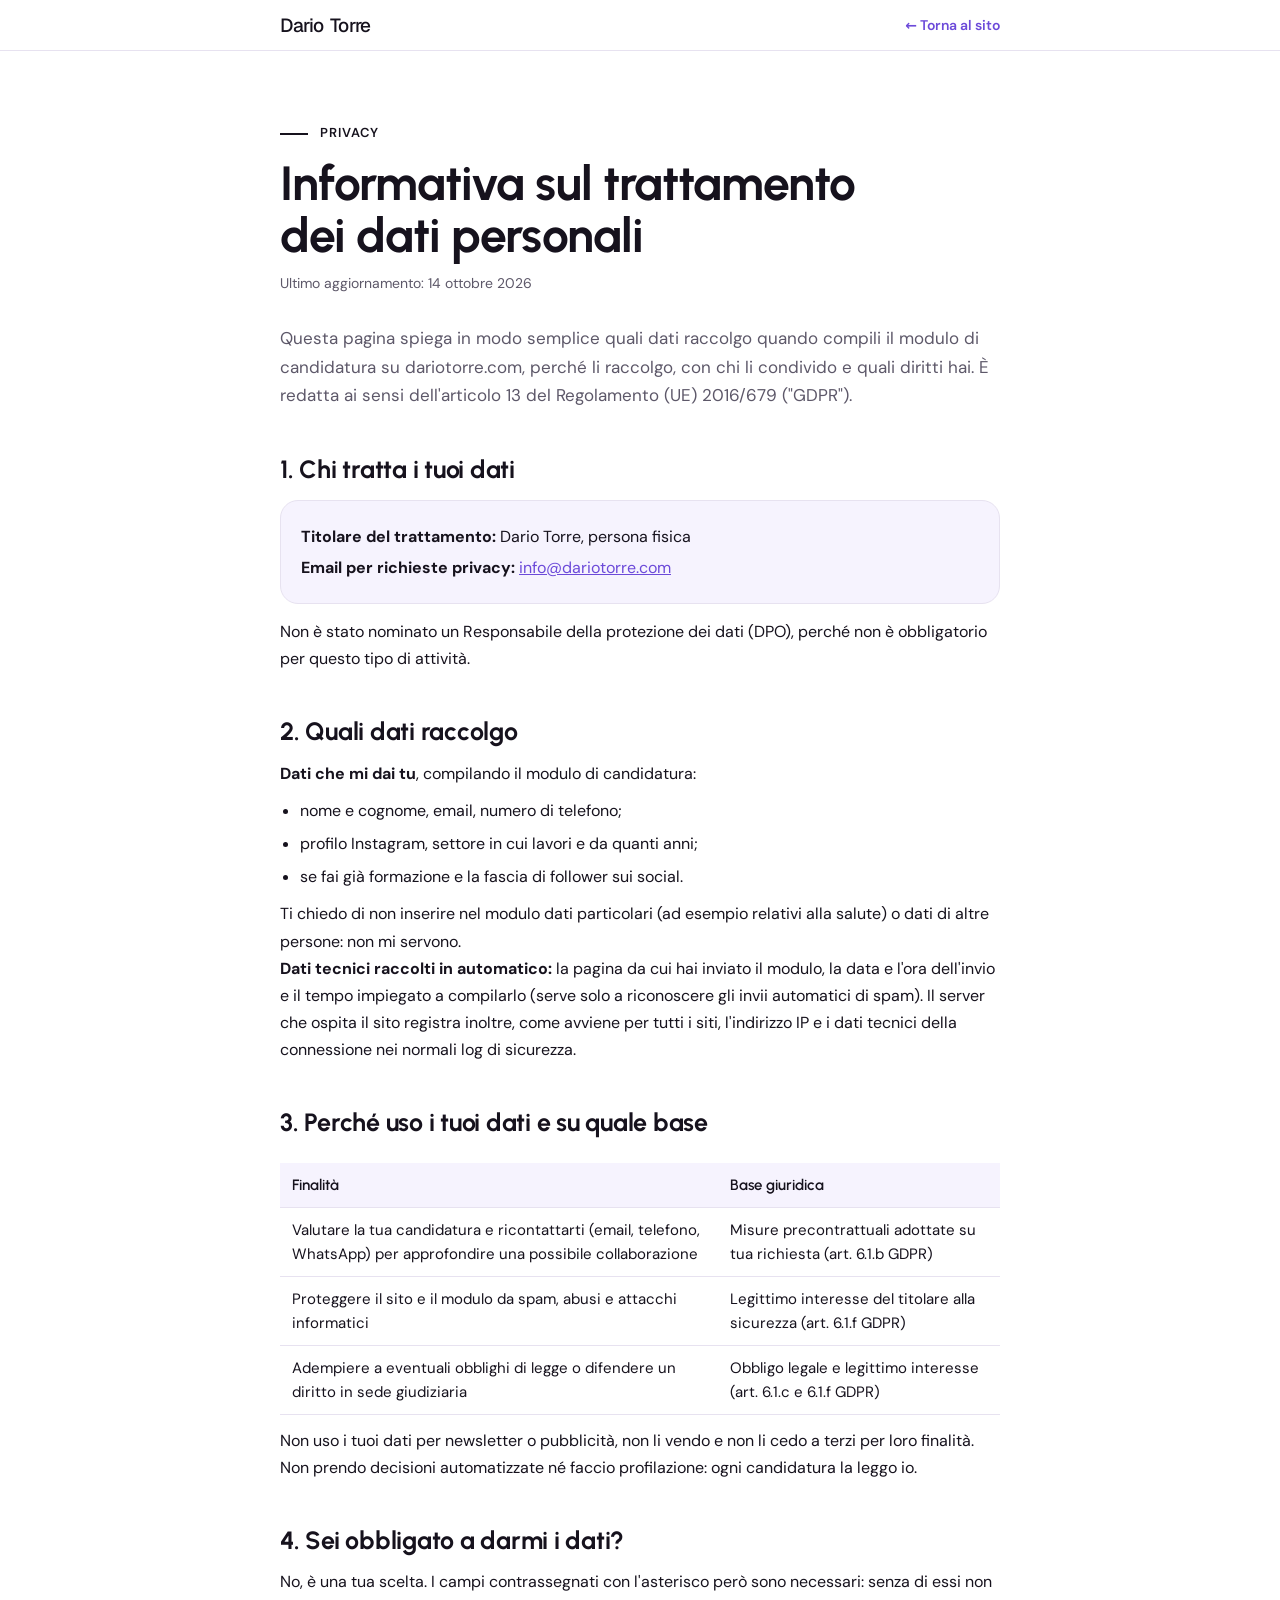
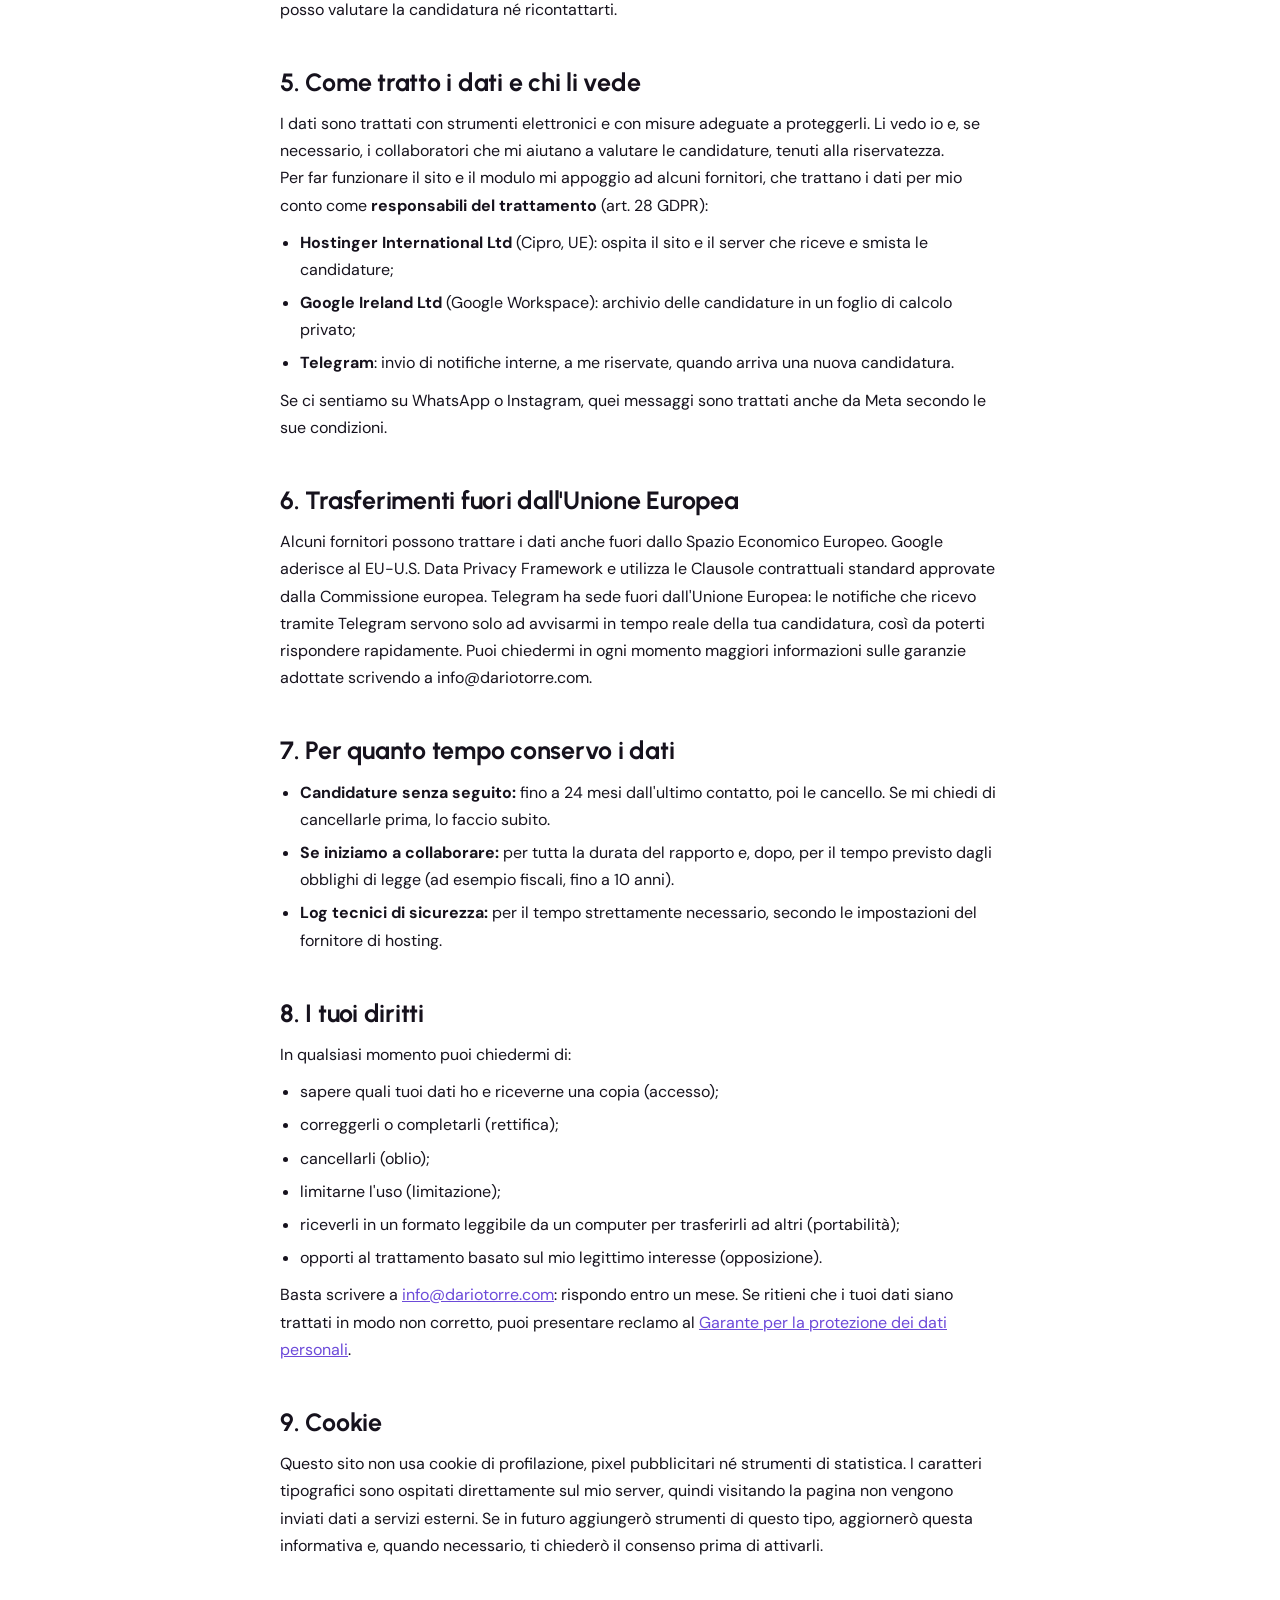
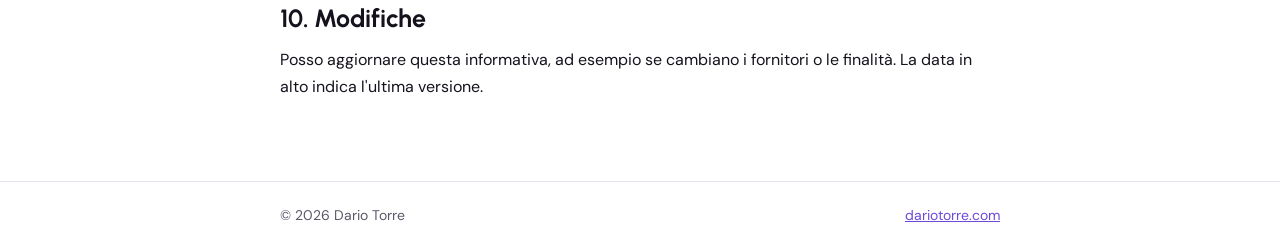
<file: privacy.html>
<!doctype html>
<html lang="it">
<head>
<meta charset="utf-8">
<title>Informativa privacy – Dario Torre</title>
<meta name="viewport" content="width=device-width, initial-scale=1, viewport-fit=cover">
<meta name="robots" content="noindex, follow">
<link rel="stylesheet" href="fonts/fonts.css?v=1">
<link rel="stylesheet" href="style.css?v=37">
<style>
.pv-top{position:sticky;top:0;z-index:5;background:rgba(255,255,255,.88);backdrop-filter:blur(14px);-webkit-backdrop-filter:blur(14px);border-bottom:1px solid var(--line)}
.pv-top .in{max-width:760px;margin:0 auto;padding:14px 20px;display:flex;align-items:center;justify-content:space-between;gap:16px}
.pv-top .brand{color:var(--ink)}
.pv-top .back{font-size:14px;font-weight:600;text-decoration:none;white-space:nowrap}
.pv{max-width:760px;margin:0 auto;padding:clamp(36px,6vw,72px) 20px 80px}
.pv h1{font-size:clamp(32px,5vw,48px);line-height:1.08;letter-spacing:-.02em;margin:14px 0 10px}
.pv .upd{color:var(--muted);font-size:14px;margin:0 0 28px}
.pv .intro{font-size:17px;color:var(--muted);margin:0 0 8px}
.pv h2{font-size:clamp(21px,2.4vw,25px);line-height:1.25;margin:44px 0 12px;letter-spacing:-.01em}
.pv p,.pv li{font-size:16px;line-height:1.7}
.pv ul{padding-left:20px;margin:10px 0}
.pv li{margin:6px 0}
.pv .box{background:var(--tint);border:1px solid var(--line);border-radius:18px;padding:18px 20px;margin:14px 0}
.pv .box p{margin:4px 0}
.pv table{width:100%;border-collapse:collapse;margin:12px 0;font-size:15px}
.pv th,.pv td{text-align:left;vertical-align:top;padding:10px 12px;border-bottom:1px solid var(--line)}
.pv th{font-family:var(--display);font-weight:600;background:var(--tint)}
.pv .tw{overflow-x:auto;-webkit-overflow-scrolling:touch}
.todo{background:#fff3b0;color:#5a4500;border-radius:4px;padding:0 4px}
.pv-foot{border-top:1px solid var(--line);color:var(--muted);font-size:14px}
.pv-foot .in{max-width:760px;margin:0 auto;padding:22px 20px;display:flex;justify-content:space-between;gap:12px;flex-wrap:wrap}
</style>
</head>
<body>
<header class="pv-top">
  <div class="in">
    <a class="brand" href="./"><span class="brand-a">Dario</span><span class="brand-b">Torre</span></a>
    <a class="back" id="pv-back" href="./">← Torna al sito</a>
  </div>
</header>

<main class="pv">
  <span class="eb">Privacy</span>
  <h1>Informativa sul trattamento dei dati personali</h1>
  <p class="upd">Ultimo aggiornamento: 14 ottobre 2026</p>
  <p class="intro">Questa pagina spiega in modo semplice quali dati raccolgo quando compili il modulo di candidatura su dariotorre.com, perché li raccolgo, con chi li condivido e quali diritti hai. È redatta ai sensi dell'articolo 13 del Regolamento (UE) 2016/679 ("GDPR").</p>

  <h2>1. Chi tratta i tuoi dati</h2>
  <div class="box">
    <p><strong>Titolare del trattamento:</strong> Dario Torre, persona fisica</p>
    <p><strong>Email per richieste privacy:</strong> <a href="mailto:info@dariotorre.com">info@dariotorre.com</a></p>
  </div>
  <p>Non è stato nominato un Responsabile della protezione dei dati (DPO), perché non è obbligatorio per questo tipo di attività.</p>

  <h2>2. Quali dati raccolgo</h2>
  <p><strong>Dati che mi dai tu</strong>, compilando il modulo di candidatura:</p>
  <ul>
    <li>nome e cognome, email, numero di telefono;</li>
    <li>profilo Instagram, settore in cui lavori e da quanti anni;</li>
    <li>se fai già formazione e la fascia di follower sui social.</li>
  </ul>
  <p>Ti chiedo di non inserire nel modulo dati particolari (ad esempio relativi alla salute) o dati di altre persone: non mi servono.</p>
  <p><strong>Dati tecnici raccolti in automatico:</strong> la pagina da cui hai inviato il modulo, la data e l'ora dell'invio e il tempo impiegato a compilarlo (serve solo a riconoscere gli invii automatici di spam). Il server che ospita il sito registra inoltre, come avviene per tutti i siti, l'indirizzo IP e i dati tecnici della connessione nei normali log di sicurezza.</p>

  <h2>3. Perché uso i tuoi dati e su quale base</h2>
  <div class="tw">
  <table>
    <thead><tr><th>Finalità</th><th>Base giuridica</th></tr></thead>
    <tbody>
      <tr><td>Valutare la tua candidatura e ricontattarti (email, telefono, WhatsApp) per approfondire una possibile collaborazione</td><td>Misure precontrattuali adottate su tua richiesta (art. 6.1.b GDPR)</td></tr>
      <tr><td>Proteggere il sito e il modulo da spam, abusi e attacchi informatici</td><td>Legittimo interesse del titolare alla sicurezza (art. 6.1.f GDPR)</td></tr>
      <tr><td>Adempiere a eventuali obblighi di legge o difendere un diritto in sede giudiziaria</td><td>Obbligo legale e legittimo interesse (art. 6.1.c e 6.1.f GDPR)</td></tr>
    </tbody>
  </table>
  </div>
  <p>Non uso i tuoi dati per newsletter o pubblicità, non li vendo e non li cedo a terzi per loro finalità. Non prendo decisioni automatizzate né faccio profilazione: ogni candidatura la leggo io.</p>

  <h2>4. Sei obbligato a darmi i dati?</h2>
  <p>No, è una tua scelta. I campi contrassegnati con l'asterisco però sono necessari: senza di essi non posso valutare la candidatura né ricontattarti.</p>

  <h2>5. Come tratto i dati e chi li vede</h2>
  <p>I dati sono trattati con strumenti elettronici e con misure adeguate a proteggerli. Li vedo io e, se necessario, i collaboratori che mi aiutano a valutare le candidature, tenuti alla riservatezza.</p>
  <p>Per far funzionare il sito e il modulo mi appoggio ad alcuni fornitori, che trattano i dati per mio conto come <strong>responsabili del trattamento</strong> (art. 28 GDPR):</p>
  <ul>
    <li><strong>Hostinger International Ltd</strong> (Cipro, UE): ospita il sito e il server che riceve e smista le candidature;</li>
    <li><strong>Google Ireland Ltd</strong> (Google Workspace): archivio delle candidature in un foglio di calcolo privato;</li>
    <li><strong>Telegram</strong>: invio di notifiche interne, a me riservate, quando arriva una nuova candidatura.</li>
  </ul>
  <p>Se ci sentiamo su WhatsApp o Instagram, quei messaggi sono trattati anche da Meta secondo le sue condizioni.</p>

  <h2>6. Trasferimenti fuori dall'Unione Europea</h2>
  <p>Alcuni fornitori possono trattare i dati anche fuori dallo Spazio Economico Europeo. Google aderisce al EU-U.S. Data Privacy Framework e utilizza le Clausole contrattuali standard approvate dalla Commissione europea. Telegram ha sede fuori dall'Unione Europea: le notifiche che ricevo tramite Telegram servono solo ad avvisarmi in tempo reale della tua candidatura, così da poterti rispondere rapidamente. Puoi chiedermi in ogni momento maggiori informazioni sulle garanzie adottate scrivendo a info@dariotorre.com.</p>

  <h2>7. Per quanto tempo conservo i dati</h2>
  <ul>
    <li><strong>Candidature senza seguito:</strong> fino a 24 mesi dall'ultimo contatto, poi le cancello. Se mi chiedi di cancellarle prima, lo faccio subito.</li>
    <li><strong>Se iniziamo a collaborare:</strong> per tutta la durata del rapporto e, dopo, per il tempo previsto dagli obblighi di legge (ad esempio fiscali, fino a 10 anni).</li>
    <li><strong>Log tecnici di sicurezza:</strong> per il tempo strettamente necessario, secondo le impostazioni del fornitore di hosting.</li>
  </ul>

  <h2>8. I tuoi diritti</h2>
  <p>In qualsiasi momento puoi chiedermi di:</p>
  <ul>
    <li>sapere quali tuoi dati ho e riceverne una copia (accesso);</li>
    <li>correggerli o completarli (rettifica);</li>
    <li>cancellarli (oblio);</li>
    <li>limitarne l'uso (limitazione);</li>
    <li>riceverli in un formato leggibile da un computer per trasferirli ad altri (portabilità);</li>
    <li>opporti al trattamento basato sul mio legittimo interesse (opposizione).</li>
  </ul>
  <p>Basta scrivere a <a href="mailto:info@dariotorre.com">info@dariotorre.com</a>: rispondo entro un mese. Se ritieni che i tuoi dati siano trattati in modo non corretto, puoi presentare reclamo al <a href="https://www.garanteprivacy.it" target="_blank" rel="noopener">Garante per la protezione dei dati personali</a>.</p>

  <h2>9. Cookie</h2>
  <p>Questo sito non usa cookie di profilazione, pixel pubblicitari né strumenti di statistica. I caratteri tipografici sono ospitati direttamente sul mio server, quindi visitando la pagina non vengono inviati dati a servizi esterni. Se in futuro aggiungerò strumenti di questo tipo, aggiornerò questa informativa e, quando necessario, ti chiederò il consenso prima di attivarli.</p>

  <h2>10. Modifiche</h2>
  <p>Posso aggiornare questa informativa, ad esempio se cambiano i fornitori o le finalità. La data in alto indica l'ultima versione.</p>
</main>

<footer class="pv-foot">
  <div class="in">
    <span>© 2026 Dario Torre</span>
    <a href="./">dariotorre.com</a>
  </div>
</footer>
<script>
/* "Torna al sito": se arrivi dalla landing torni esattamente dov'eri (modulo compreso, con i dati già scritti); se apri la pagina da fuori vai all'inizio del sito */
(function(){
  var b=document.getElementById('pv-back');if(!b)return;
  var daModulo=new URLSearchParams(location.search).get('da')==='modulo';
  if(daModulo)b.href='./#candidati';
  var dalSito=false;try{dalSito=!!document.referrer&&new URL(document.referrer).origin===location.origin&&history.length>1;}catch(e){}
  b.addEventListener('click',function(e){if(dalSito){e.preventDefault();history.back();}});
})();
</script>
</body>
</html>
</file>
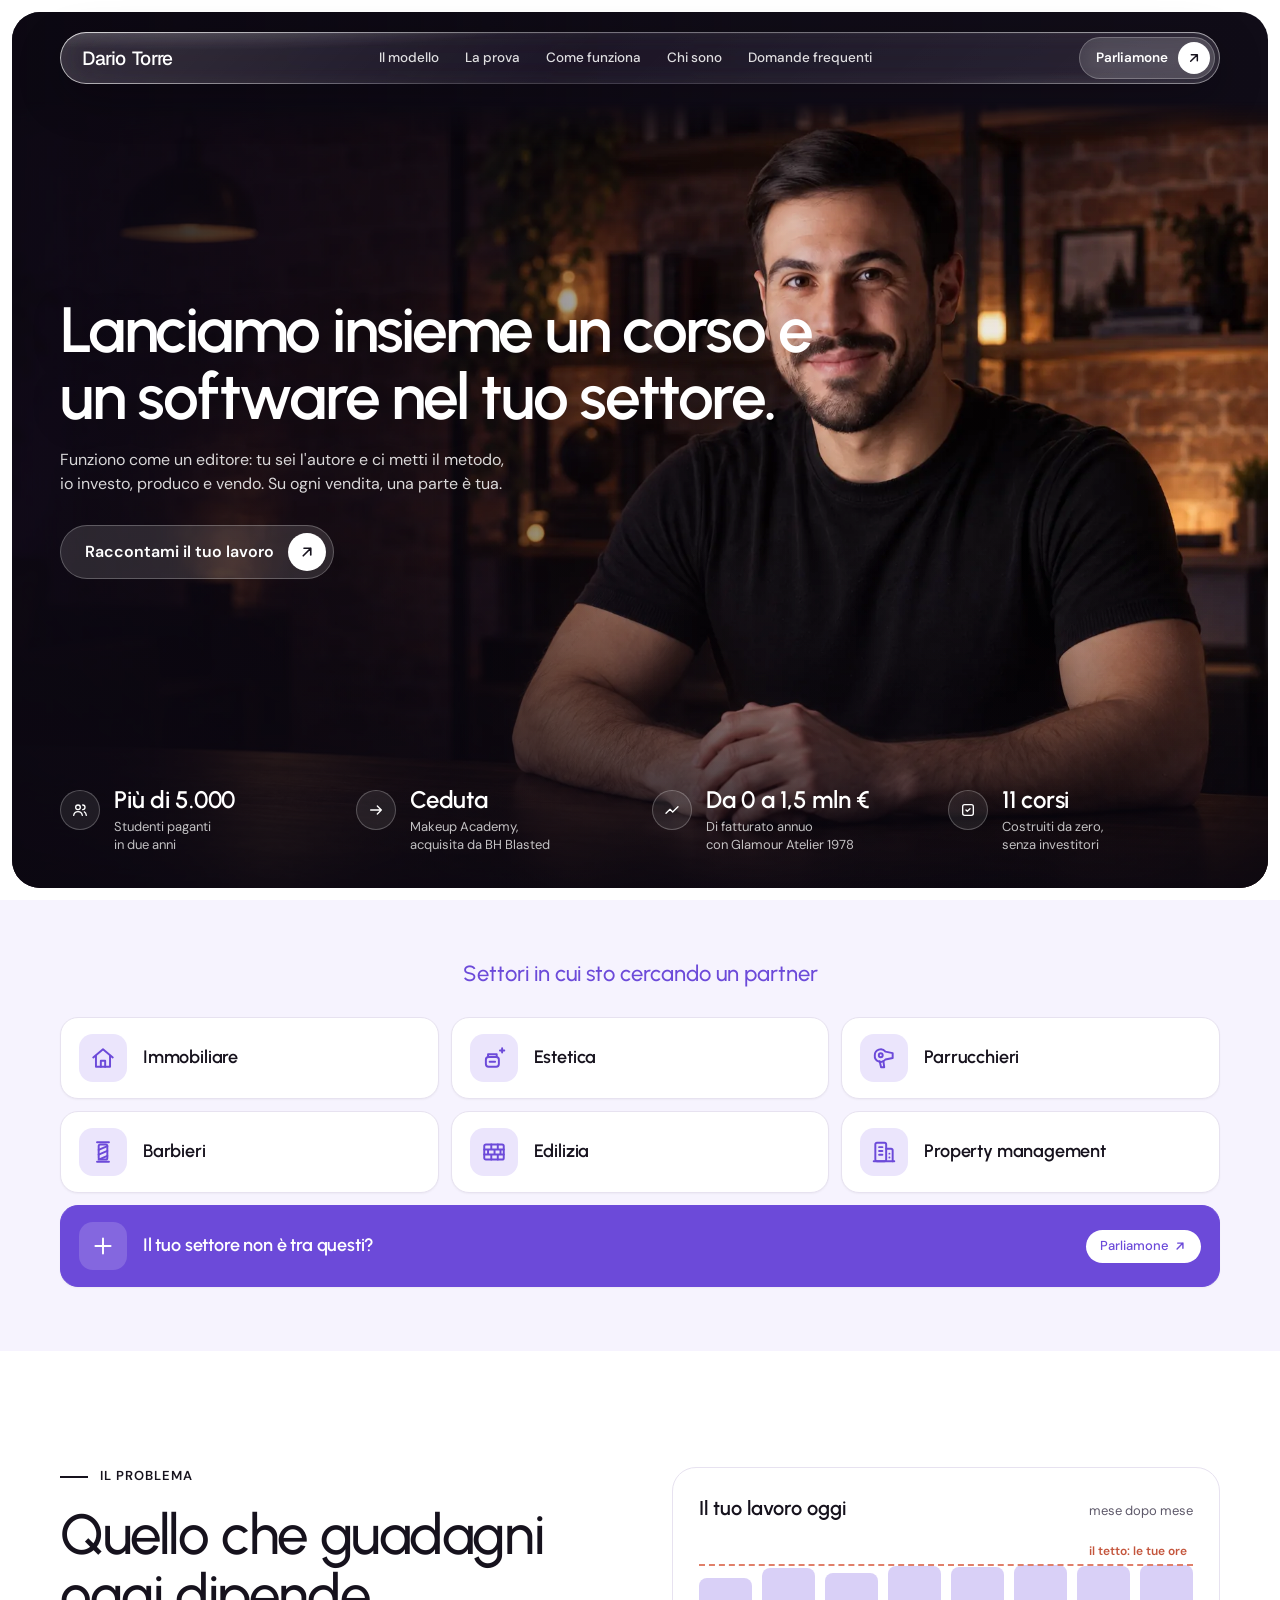
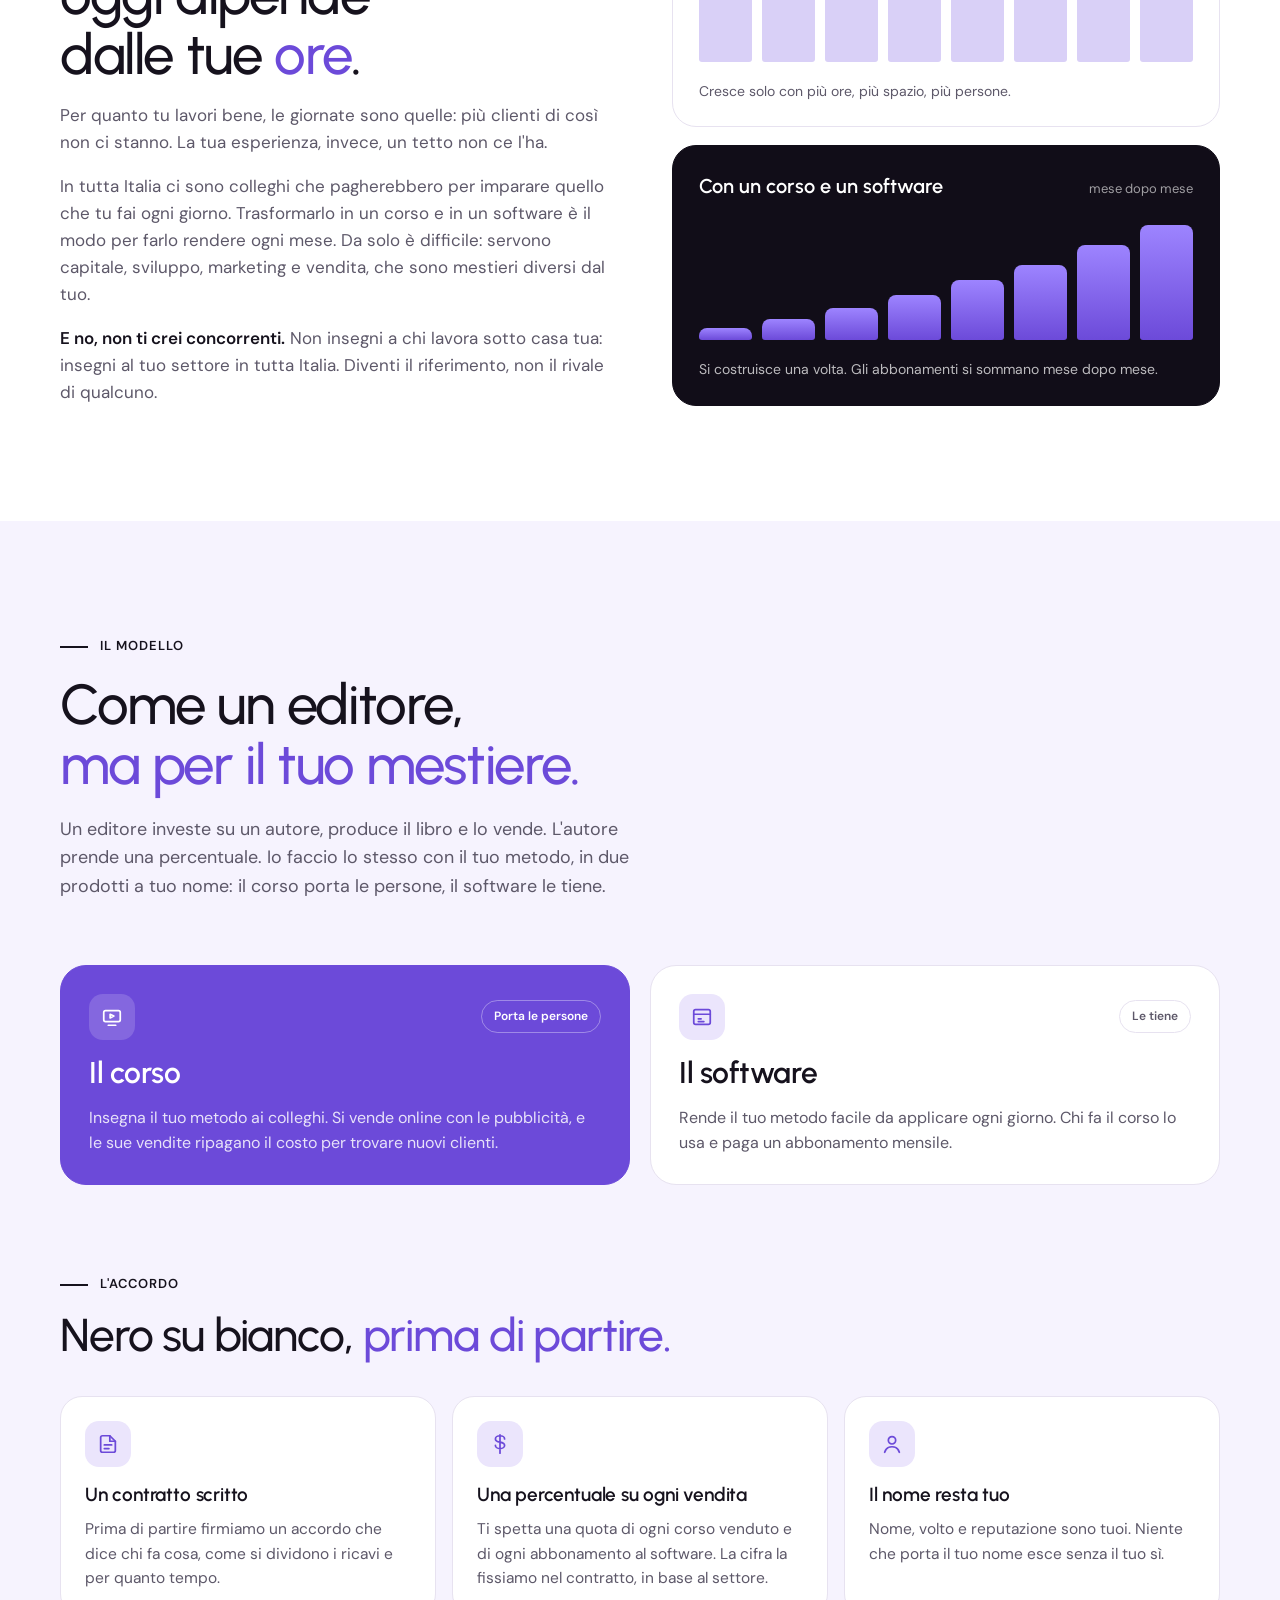
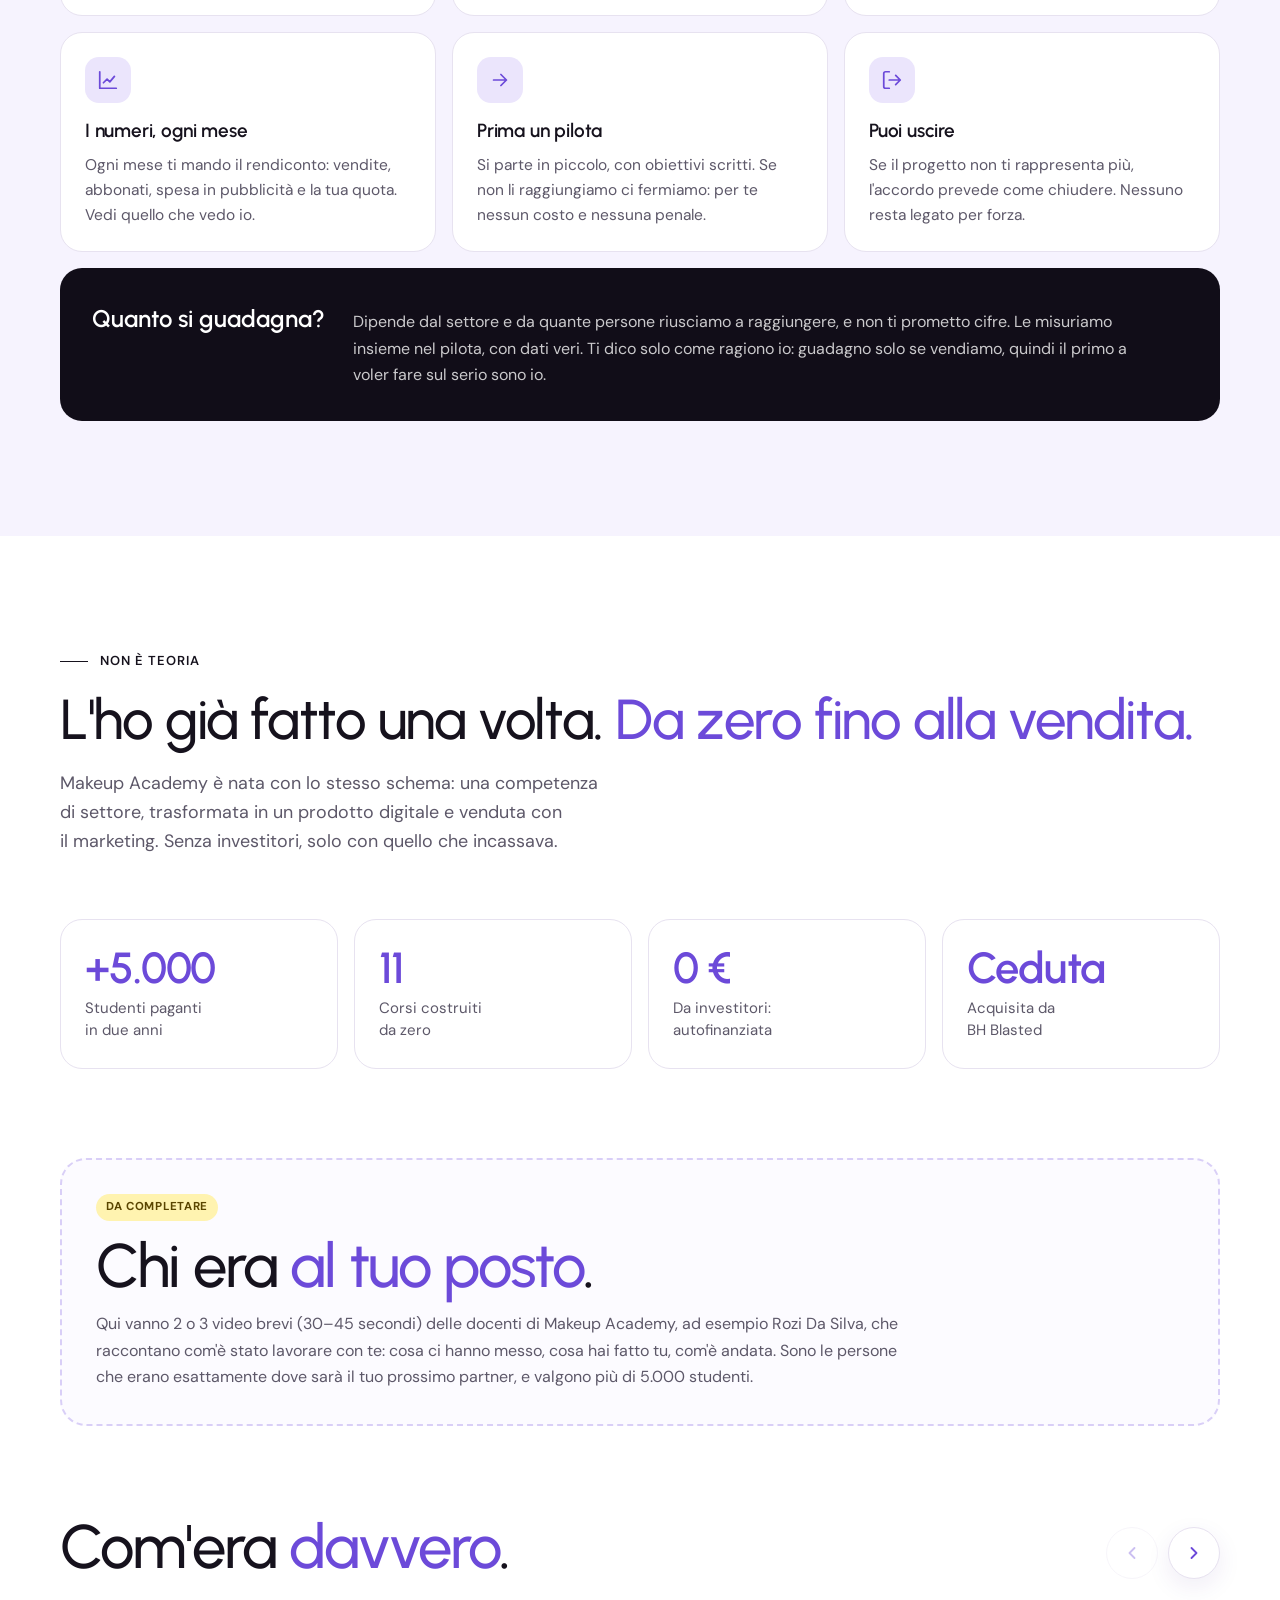
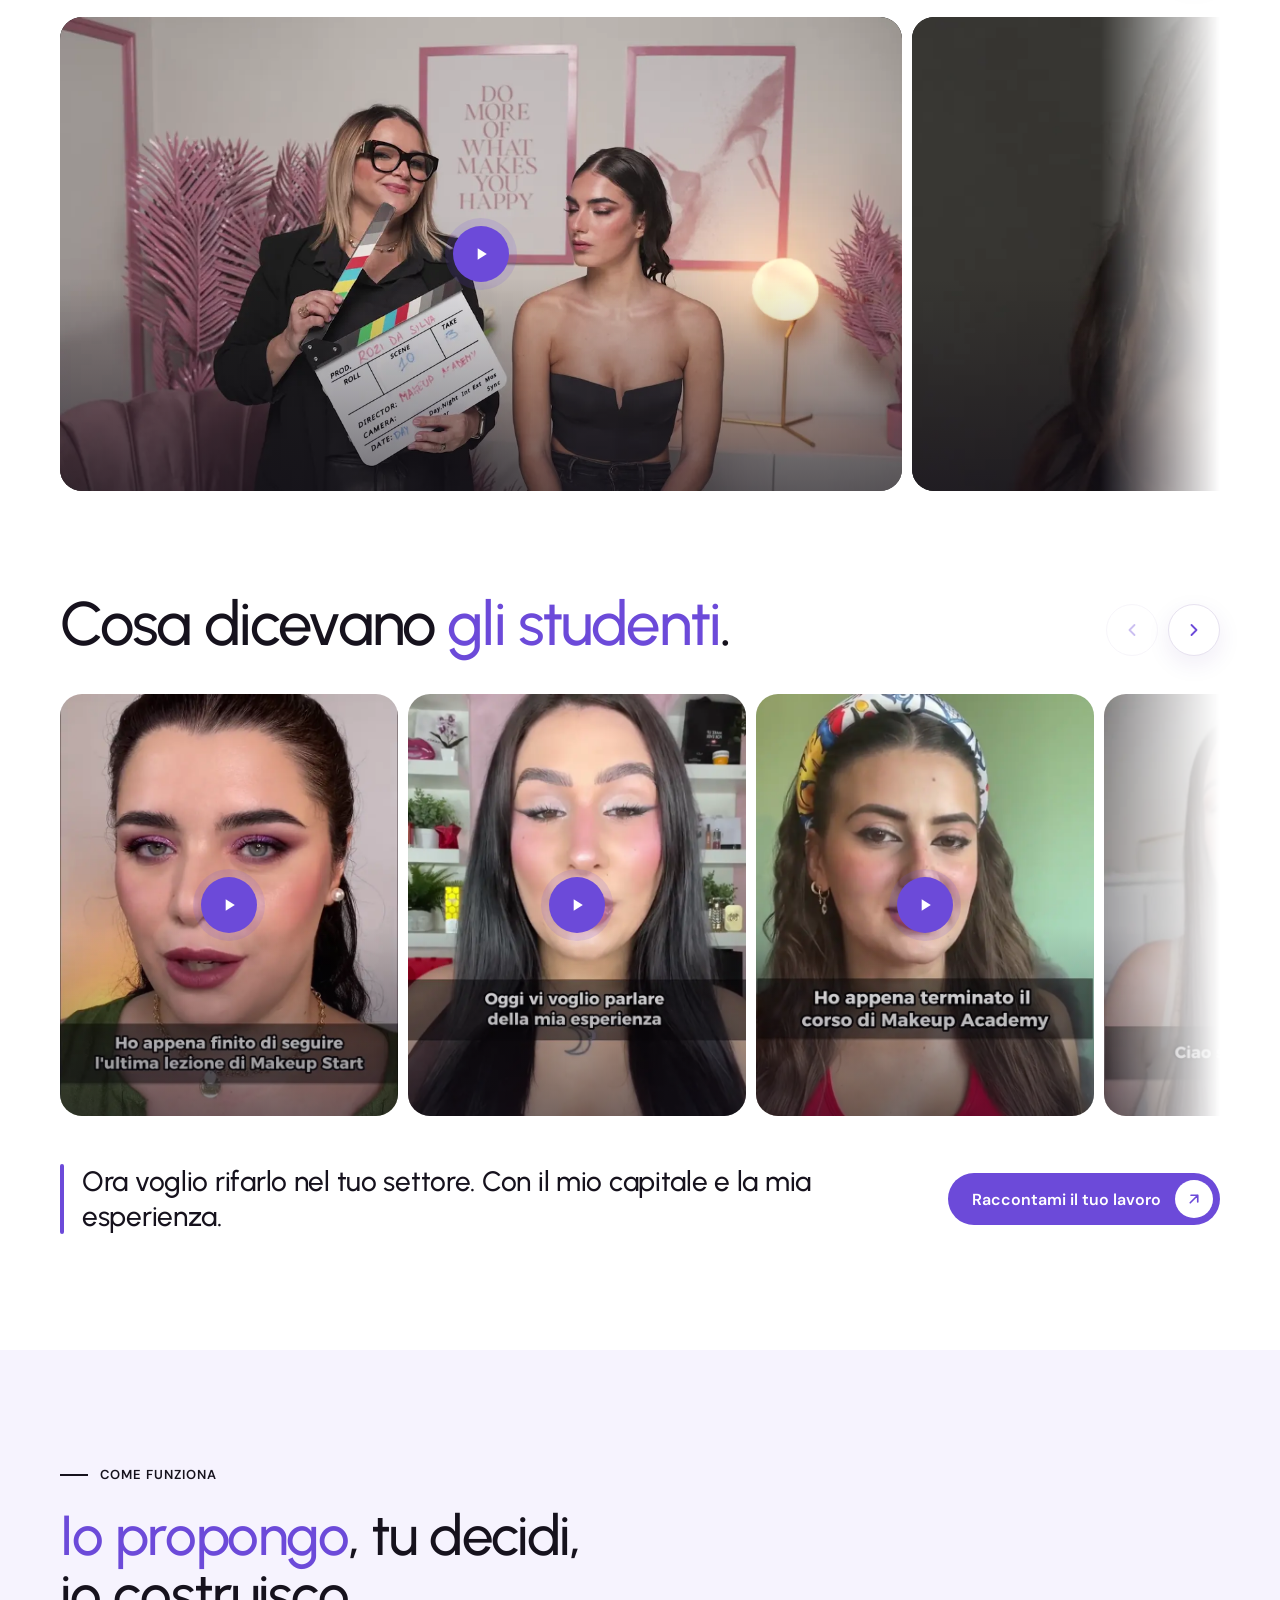
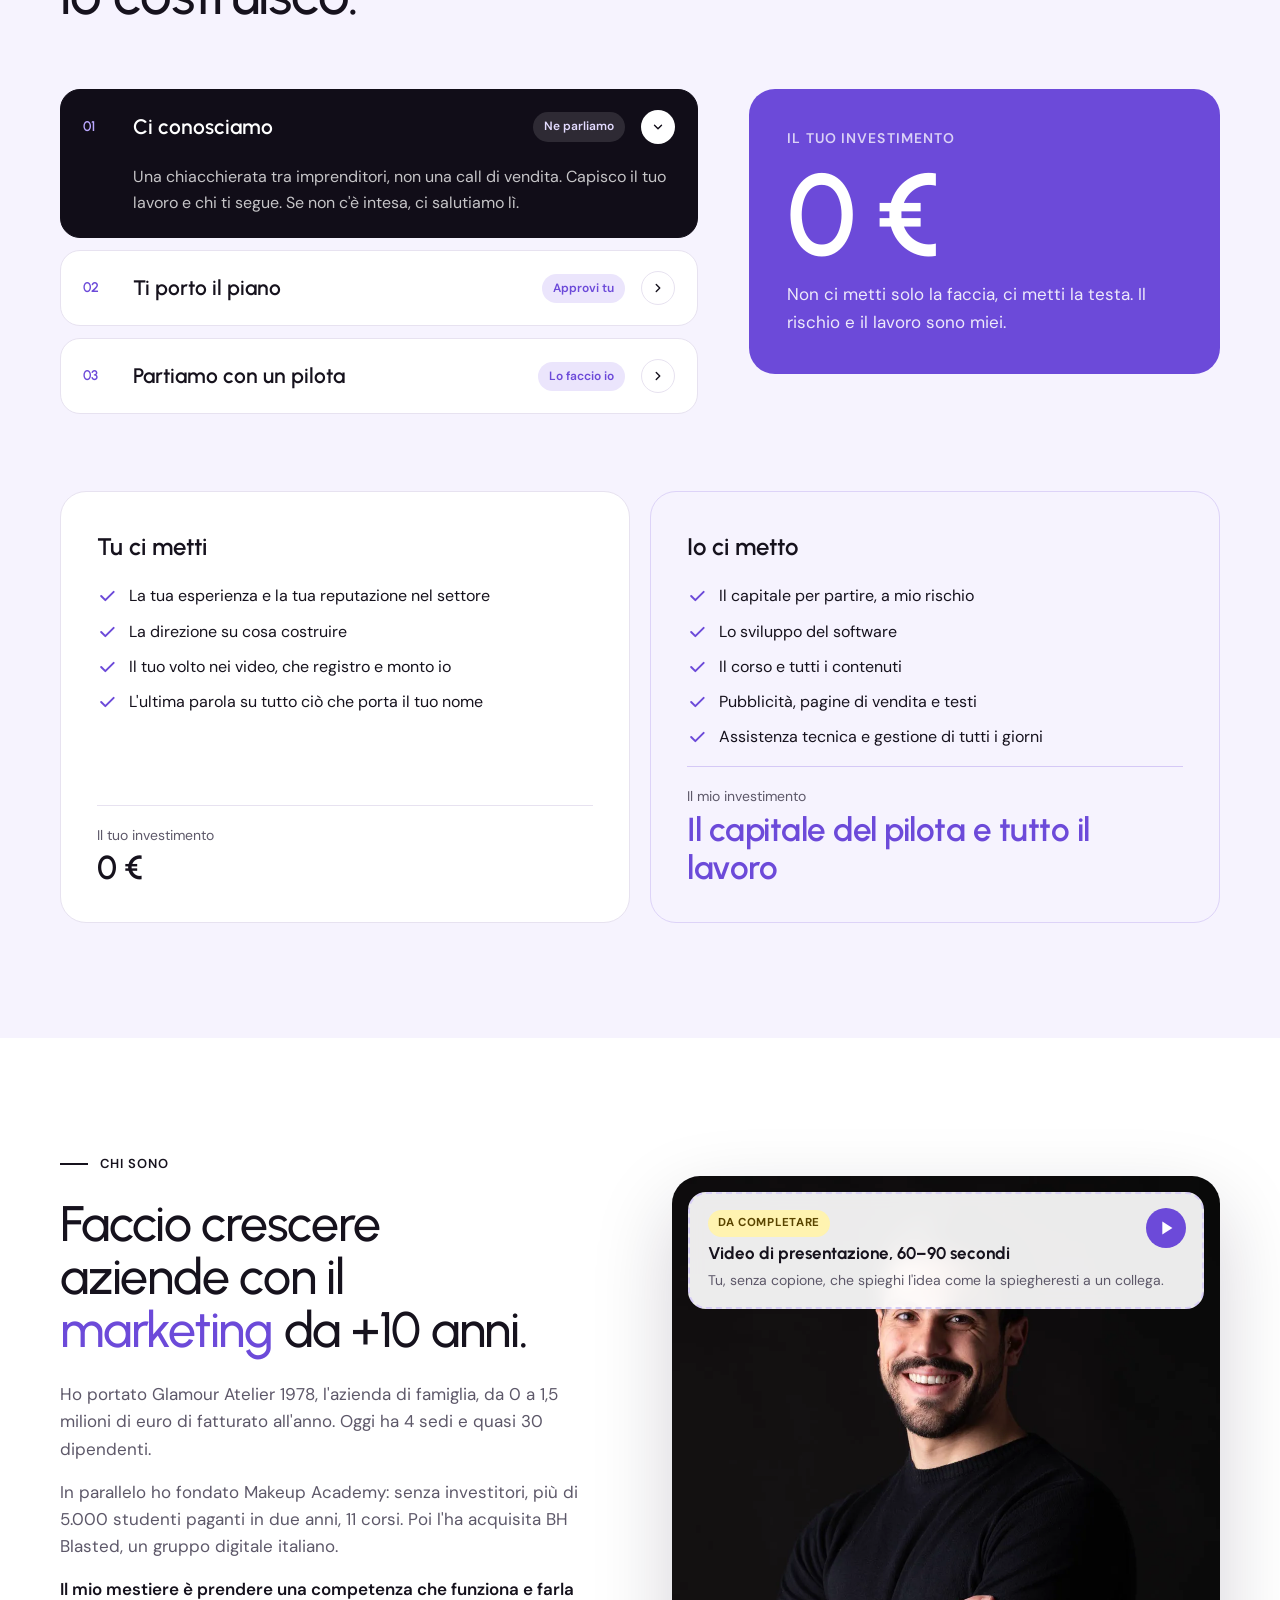
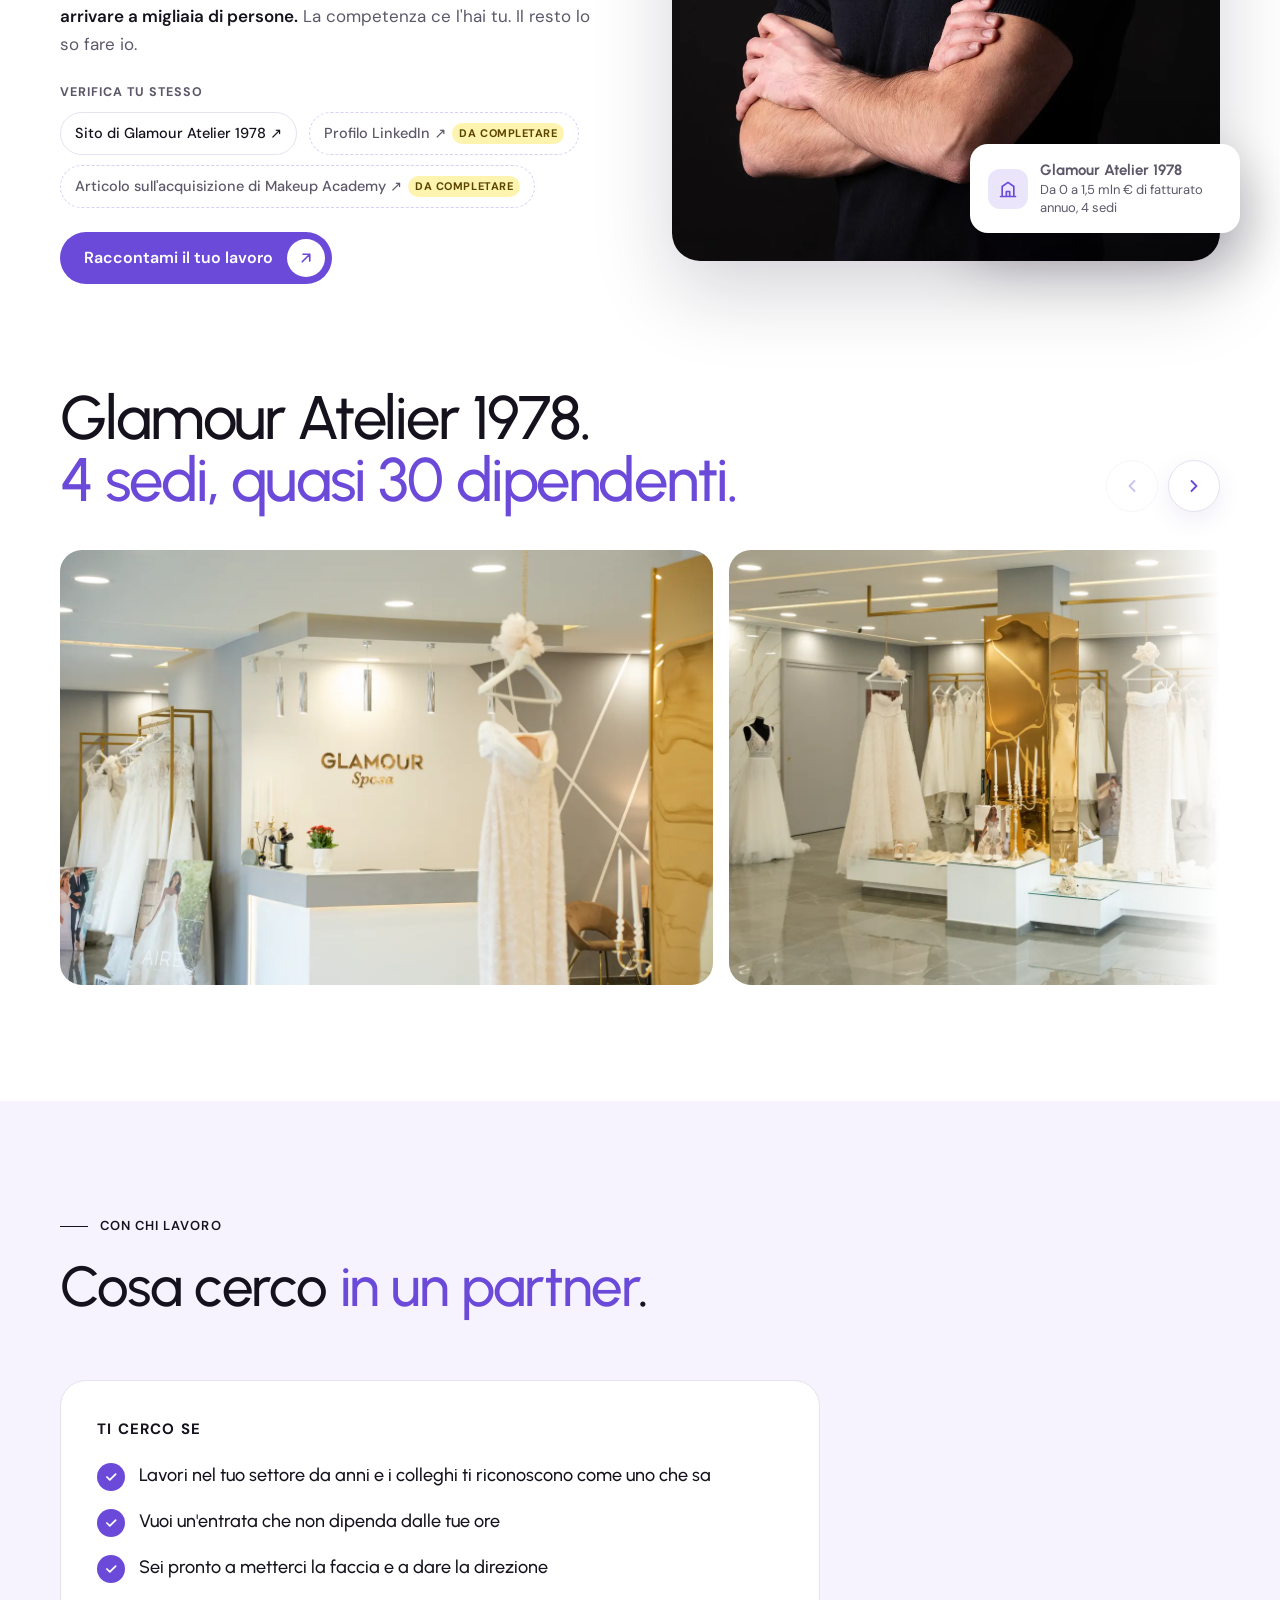
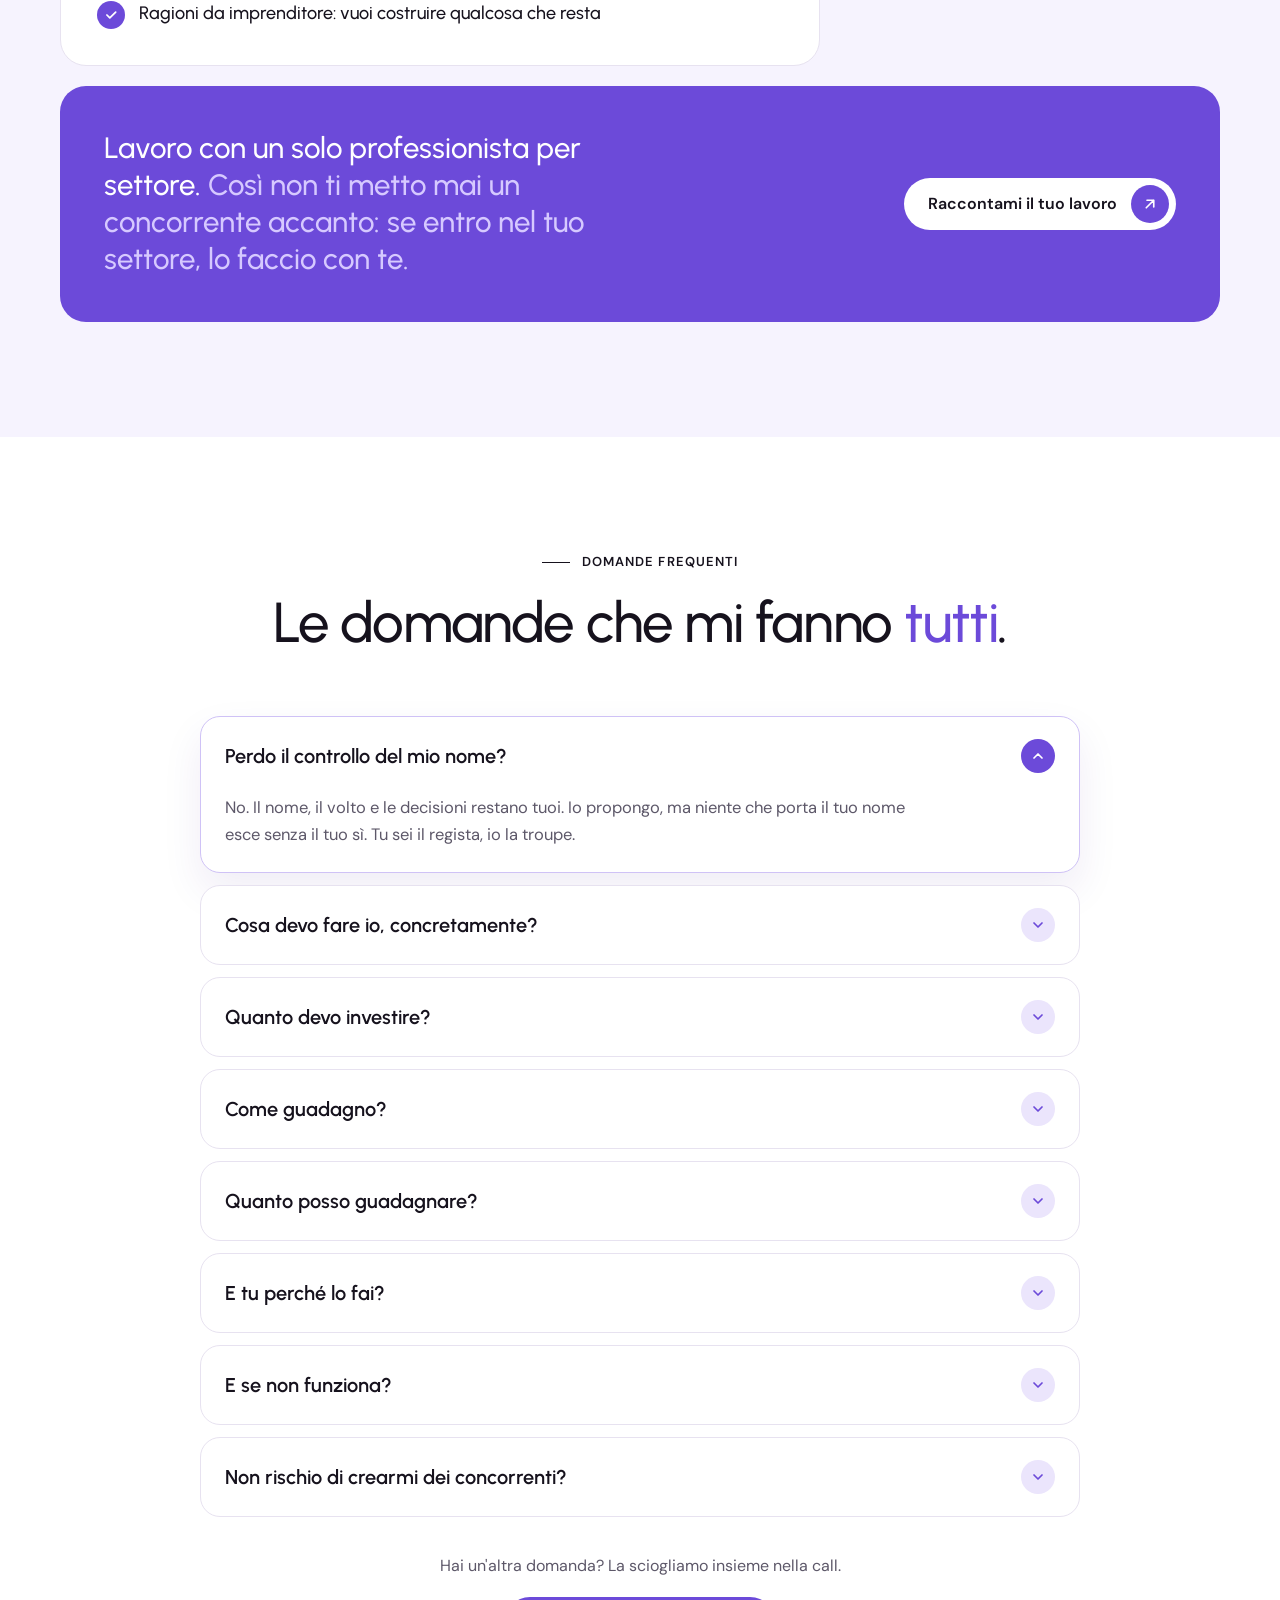
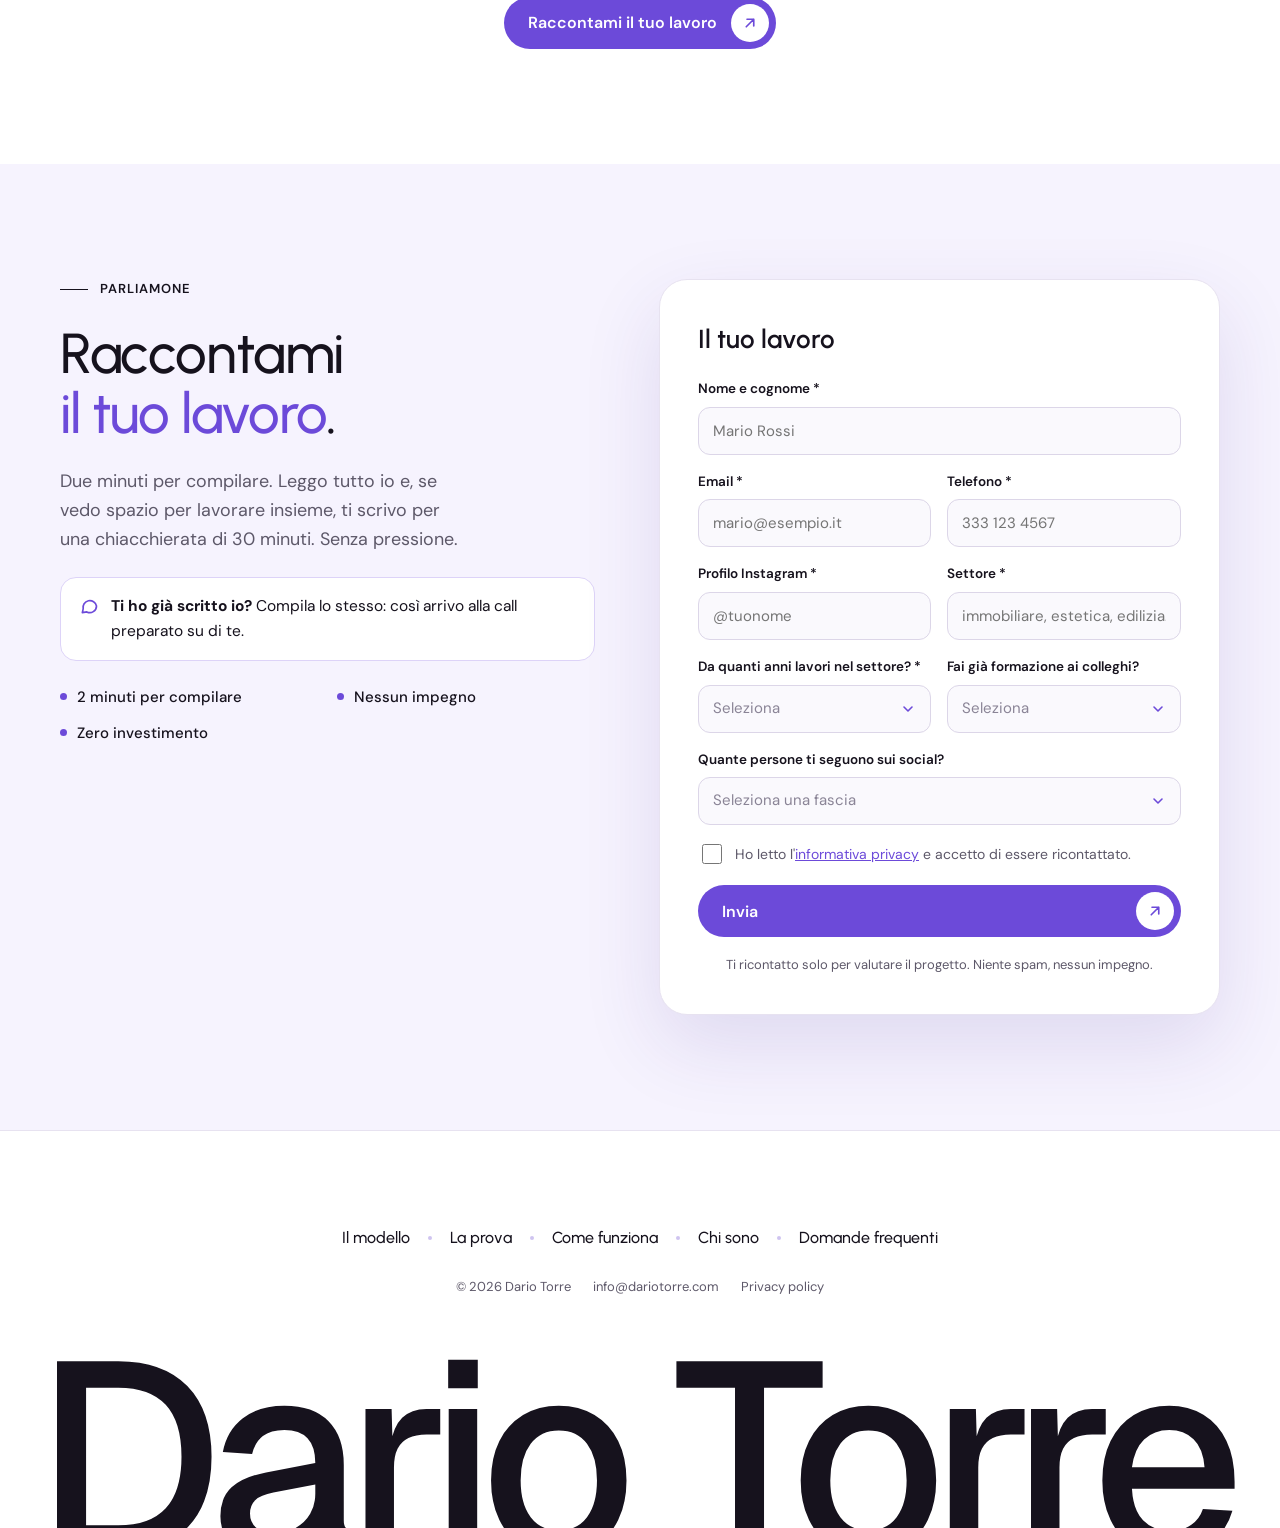
<file: v2.html>
<!doctype html>
<html lang="it">
<head>
<meta charset="utf-8">
<title>Dario Torre · Proposta v2</title>
<meta name="robots" content="noindex, nofollow">
<meta name="viewport" content="width=device-width, initial-scale=1, viewport-fit=cover">

<link rel="preload" href="fonts/urbanist.woff2" as="font" type="font/woff2" crossorigin>
<link rel="preload" href="fonts/dm-sans.woff2" as="font" type="font/woff2" crossorigin>
<link rel="stylesheet" href="fonts/fonts.css?v=1">
<link rel="stylesheet" href="style.css?v=37">
<link rel="stylesheet" href="v2.css?v=1">

<style>[hidden]{display:none!important}</style>
</head>
<body class="v2">


<div>
<!-- 1. HERO -->
<div class="topbar" id="topbar">
    <nav class="nav ld" aria-label="Navigazione principale">
      <a class="brand" href="#top" aria-label="Dario Torre, torna all'inizio"><span class="brand-a">Dario</span><span class="brand-b">Torre</span></a>
      <div class="links">
        <a href="#modello">Il modello</a>
        <a href="#prova">La prova</a>
        <a href="#come">Come funziona</a>
        <a href="#chi">Chi sono</a>
        <a href="#faq">Domande frequenti</a>
      </div>
      <a class="btn sm glass nav-cta" href="#candidati"><span class="tx">Parliamone</span><span class="ar"><svg width="16" height="16" viewBox="0 0 24 24" fill="none" stroke="currentColor" stroke-width="2.2" stroke-linecap="round" stroke-linejoin="round" aria-hidden="true"><path d="M7 17 17 7M8 7h9v9"></path></svg></span></a>
      <button class="menu-btn" type="button" aria-label="Apri il menu" aria-expanded="false" aria-controls="mmenu"><span></span><span></span></button>
    </nav>
</div>
<div class="mmenu" id="mmenu" aria-hidden="true">
  <nav class="mmenu-in" aria-label="Menu">
    <a href="#modello">Il modello</a>
    <a href="#prova">La prova</a>
    <a href="#come">Come funziona</a>
    <a href="#chi">Chi sono</a>
    <a href="#faq">Domande frequenti</a>
    <a class="btn mmenu-cta" href="#candidati">Raccontami il tuo lavoro<span class="ar"><svg width="18" height="18" viewBox="0 0 24 24" fill="none" stroke="currentColor" stroke-width="2.2" stroke-linecap="round" stroke-linejoin="round" aria-hidden="true"><path d="M7 17 17 7M8 7h9v9"></path></svg></span></a>
  </nav>
</div>
<div class="sticky-bar" id="sticky-cta" aria-hidden="true">
  <a class="btn sticky-btn" href="#candidati" tabindex="-1">Raccontami il tuo lavoro<span class="ar"><svg width="18" height="18" viewBox="0 0 24 24" fill="none" stroke="currentColor" stroke-width="2.2" stroke-linecap="round" stroke-linejoin="round" aria-hidden="true"><path d="M7 17 17 7M8 7h9v9"></path></svg></span></a>
</div>
<header class="hero-shell" id="top">
  <div class="hero" id="hero">
    <img class="hero-bg" src="hero.webp" alt="Dario Torre seduto alla scrivania nel suo studio">
    <div class="hero-shade" aria-hidden="true"></div>

    <div class="hero-copy">
      <div class="hero-head">
        <h1 class="h1 ld d2">Lanciamo insieme un corso e un software nel tuo settore.</h1>
        <p class="hero-side ld d3">Funziono come un editore: tu sei l'autore e ci metti il metodo,<br> io investo, produco e vendo. Su ogni vendita, una parte è tua.</p>
      </div>
      <div class="hero-cta ld d4">
        <a class="btn glass" href="#candidati">Raccontami il tuo lavoro<span class="ar"><svg width="18" height="18" viewBox="0 0 24 24" fill="none" stroke="currentColor" stroke-width="2.2" stroke-linecap="round" stroke-linejoin="round" aria-hidden="true"><path d="M7 17 17 7M8 7h9v9"></path></svg></span></a>
      </div>
    </div>

    <div class="stats ld d5">
      <div class="stat"><span class="ic"><svg width="16" height="16" viewBox="0 0 24 24" fill="none" stroke="currentColor" stroke-width="2" stroke-linecap="round" stroke-linejoin="round" aria-hidden="true"><circle cx="9" cy="8" r="3.5"></circle><path d="M2.5 20c.8-3.5 3.4-5.5 6.5-5.5s5.7 2 6.5 5.5"></path><path d="M16 4.5a3.5 3.5 0 0 1 0 7M18.5 14.8c1.6.8 2.6 2.6 3 5.2"></path></svg></span><div><b>Più di 5.000</b><span>Studenti paganti<br class="mbr"> in due anni</span></div></div>
      <div class="stat"><span class="ic"><svg width="16" height="16" viewBox="0 0 24 24" fill="none" stroke="currentColor" stroke-width="2" stroke-linecap="round" stroke-linejoin="round" aria-hidden="true"><path d="M4 12h16M14 6l6 6-6 6"></path></svg></span><div><b>Ceduta</b><span>Makeup Academy,<br class="mbr"> acquisita da BH Blasted</span></div></div>
      <div class="stat"><span class="ic"><svg width="16" height="16" viewBox="0 0 24 24" fill="none" stroke="currentColor" stroke-width="2" stroke-linecap="round" stroke-linejoin="round" aria-hidden="true"><path d="M3 17l6-6 4 4 8-8"></path></svg></span><div><b>Da 0 a 1,5 mln €</b><span>Di fatturato annuo<br class="mbr"> con Glamour Atelier 1978</span></div></div>
      <div class="stat"><span class="ic"><svg width="16" height="16" viewBox="0 0 24 24" fill="none" stroke="currentColor" stroke-width="2" stroke-linecap="round" stroke-linejoin="round" aria-hidden="true"><rect x="4" y="4" width="16" height="16" rx="3"></rect><path d="M9 12l2 2 4-4"></path></svg></span><div><b>11 corsi</b><span>Costruiti da zero,<br class="mbr"> senza investitori</span></div></div>
    </div>
  </div>
</header>

<!-- SETTORI -->
<section class="sectors" aria-label="Settori aperti">
  <div class="wrap">
  <h3>Settori in cui sto cercando un partner</h3>
  <ul class="sgrid rv">
    <li class="sg-card"><span class="sg-ic"><svg width="26" height="26" viewBox="0 0 24 24" fill="none" stroke="currentColor" stroke-width="1.8" stroke-linecap="round" stroke-linejoin="round" aria-hidden="true"><path d="M3 11.5 12 4l9 7.5"/><path d="M5.5 9.8V20h13V9.8"/><path d="M10 20v-5.5h4V20"/></svg></span><span class="sg-txt"><span class="sg-name">Immobiliare</span></span></li>
    <li class="sg-card"><span class="sg-ic"><svg width="26" height="26" viewBox="0 0 24 24" fill="none" stroke="currentColor" stroke-width="1.8" stroke-linecap="round" stroke-linejoin="round" aria-hidden="true"><rect x="4.5" y="11" width="12" height="9" rx="2.5"/><path d="M6.5 11V8.5h8V11"/><path d="M8 15.5h5"/><path d="M19.5 3v4M17.5 5h4"/></svg></span><span class="sg-txt"><span class="sg-name">Estetica</span></span></li>
    <li class="sg-card"><span class="sg-ic"><svg width="26" height="26" viewBox="0 0 24 24" fill="none" stroke="currentColor" stroke-width="1.8" stroke-linecap="round" stroke-linejoin="round" aria-hidden="true"><path d="M3.5 9.5a5.5 5.5 0 0 1 9.8-3.4l6.7 1.4v4.5l-6.7 1.4a5.5 5.5 0 0 1-9.8-3.9Z"/><circle cx="9" cy="9.5" r="1.8"/><path d="M8 15l1.3 5.5h2.9L11.4 14.7"/></svg></span><span class="sg-txt"><span class="sg-name">Parrucchieri</span></span></li>
    <li class="sg-card"><span class="sg-ic"><svg width="26" height="26" viewBox="0 0 24 24" fill="none" stroke="currentColor" stroke-width="1.8" stroke-linecap="round" stroke-linejoin="round" aria-hidden="true"><rect x="8" y="5" width="8" height="14" rx="1.5"/><path d="M6.5 3h11M6.5 21h11"/><path d="M8 10l8-3.5M8 14.5l8-3.5M8 19l8-3.5"/></svg></span><span class="sg-txt"><span class="sg-name">Barbieri</span></span></li>
    <li class="sg-card"><span class="sg-ic"><svg width="26" height="26" viewBox="0 0 24 24" fill="none" stroke="currentColor" stroke-width="1.8" stroke-linecap="round" stroke-linejoin="round" aria-hidden="true"><rect x="3" y="5" width="18" height="14" rx="1.5"/><path d="M3 9.7h18M3 14.3h18M9.5 5v4.7M15.5 5v4.7M6.5 9.7v4.6M12.5 9.7v4.6M18 9.7v4.6M9.5 14.3V19M15.5 14.3V19"/></svg></span><span class="sg-txt"><span class="sg-name">Edilizia</span></span></li>
    <li class="sg-card"><span class="sg-ic"><svg width="26" height="26" viewBox="0 0 24 24" fill="none" stroke="currentColor" stroke-width="1.8" stroke-linecap="round" stroke-linejoin="round" aria-hidden="true"><rect x="4" y="3.5" width="10" height="17" rx="1.5"/><path d="M14 9h4.5a1.5 1.5 0 0 1 1.5 1.5v10"/><path d="M2.5 20.5h19"/><path d="M7.5 7.5h3M7.5 11h3M7.5 14.5h3"/><path d="M17 13.5h.01M17 17h.01"/></svg></span><span class="sg-txt"><span class="sg-name">Property management</span></span></li>
    <li class="sg-card sg-open"><a href="#candidati"><span class="sg-ic"><svg width="26" height="26" viewBox="0 0 24 24" fill="none" stroke="currentColor" stroke-width="1.8" stroke-linecap="round" stroke-linejoin="round" aria-hidden="true"><path d="M12 5v14M5 12h14"/></svg></span><span class="sg-name">Il tuo settore non è tra questi?</span><small>Parliamone <svg width="14" height="14" viewBox="0 0 24 24" fill="none" stroke="currentColor" stroke-width="2.4" stroke-linecap="round" stroke-linejoin="round" aria-hidden="true"><path d="M7 17 17 7M8 7h9v9"/></svg></small></a></li>
  </ul>
  </div>
</section>

<!-- 2. IL PROBLEMA -->
<section class="sec">
  <div class="wrap two">
    <div class="stack rv">
      <span class="eb">Il problema</span>
      <h2 class="h2">Quello che guadagni oggi dipende dalle tue <span class="hl">ore</span>.</h2>
      <div class="body-copy">
        <p>Per quanto tu lavori bene, le giornate sono quelle: più clienti di così non ci stanno. La tua esperienza, invece, un tetto non ce l'ha.</p>
        <p>In tutta Italia ci sono colleghi che pagherebbero per imparare quello che tu fai ogni giorno. Trasformarlo in un corso e in un software è il modo per farlo rendere ogni mese. Da solo è difficile: servono capitale, sviluppo, marketing e vendita, che sono mestieri diversi dal tuo.</p>
        <p><strong>E no, non ti crei concorrenti.</strong> Non insegni a chi lavora sotto casa tua: insegni al tuo settore in tutta Italia. Diventi il riferimento, non il rivale di qualcuno.</p>
      </div>
    </div>
    <div class="stack">
      <div class="cmp rv">
        <div class="cmp-top"><b>Il tuo lavoro oggi</b><span>mese dopo mese</span></div>
        <div class="bars" aria-hidden="true">
          <div class="cap"><span>il tetto: le tue ore</span></div>
          <div class="bar" style="height: 70%"></div><div class="bar" style="height: 78%"></div><div class="bar" style="height: 74%"></div><div class="bar" style="height: 80%"></div><div class="bar" style="height: 79%"></div><div class="bar" style="height: 81%"></div><div class="bar" style="height: 80%"></div><div class="bar" style="height: 81%"></div>
        </div>
        <p class="cmp-foot">Cresce solo con più ore, più spazio, più persone.</p>
      </div>
      <div class="cmp dark rv">
        <div class="cmp-top"><b>Con un corso e un software</b><span>mese dopo mese</span></div>
        <div class="bars" aria-hidden="true">
          <div class="bar" style="height: 10%"></div><div class="bar" style="height: 18%"></div><div class="bar" style="height: 27%"></div><div class="bar" style="height: 38%"></div><div class="bar" style="height: 50%"></div><div class="bar" style="height: 63%"></div><div class="bar" style="height: 79%"></div><div class="bar" style="height: 96%"></div>
        </div>
        <p class="cmp-foot">Si costruisce una volta. Gli abbonamenti si sommano mese dopo mese.</p>
      </div>
    </div>
  </div>
</section>

<!-- 3. IL MODELLO -->
<section class="sec tint" id="modello">
  <div class="wrap">
    <div class="head rv">
      <div class="stack">
        <span class="eb">Il modello</span>
        <h2 class="h2">Come un editore,<br><span class="hl">ma per il tuo mestiere.</span></h2>
      </div>
      <p class="lead">Un editore investe su un autore, produce il libro e lo vende. L'autore prende una percentuale. Io faccio lo stesso con il tuo metodo, in due prodotti a tuo nome: il corso porta le persone, il software le tiene.</p>
    </div>

    <div class="model-grid">
      <div class="model-cards">
      <article class="card violet rv">
        <div class="card-top"><span class="ic"><svg width="22" height="22" viewBox="0 0 24 24" fill="none" stroke="currentColor" stroke-width="1.9" stroke-linecap="round" stroke-linejoin="round" aria-hidden="true"><rect x="3" y="5" width="18" height="12" rx="2"></rect><path d="m10 9 4 2-4 2z"></path><path d="M8 21h8"></path></svg></span><span class="tag">Porta le persone</span></div>
        <h3>Il corso</h3>
        <p>Insegna il tuo metodo ai colleghi. Si vende online con le pubblicità, e le sue vendite ripagano il costo per trovare nuovi clienti.</p>
      </article>
      <article class="card rv">
        <div class="card-top"><span class="ic"><svg width="22" height="22" viewBox="0 0 24 24" fill="none" stroke="currentColor" stroke-width="1.9" stroke-linecap="round" stroke-linejoin="round" aria-hidden="true"><rect x="3" y="4" width="18" height="16" rx="2"></rect><path d="M3 9h18M8 14h3M8 17h6"></path></svg></span><span class="tag">Le tiene</span></div>
        <h3>Il software</h3>
        <p>Rende il tuo metodo facile da applicare ogni giorno. Chi fa il corso lo usa e paga un abbonamento mensile.</p>
      </article>
      </div>
      
    </div>

    <div class="deal-head rv"><span class="eb">L'accordo</span><h3 class="deal-t">Nero su bianco, <span class="hl">prima di partire.</span></h3></div>
    <div class="deal">
      <div class="deal-i rv"><span class="deal-ic"><svg width="22" height="22" viewBox="0 0 24 24" fill="none" stroke="currentColor" stroke-width="1.9" stroke-linecap="round" stroke-linejoin="round" aria-hidden="true"><path d="M14 3H6a2 2 0 0 0-2 2v14a2 2 0 0 0 2 2h12a2 2 0 0 0 2-2V9z"/><path d="M14 3v6h6M8 13h8M8 17h5"/></svg></span><h3>Un contratto scritto</h3><p>Prima di partire firmiamo un accordo che dice chi fa cosa, come si dividono i ricavi e per quanto tempo.</p></div>
      <div class="deal-i rv"><span class="deal-ic"><svg width="22" height="22" viewBox="0 0 24 24" fill="none" stroke="currentColor" stroke-width="1.9" stroke-linecap="round" stroke-linejoin="round" aria-hidden="true"><path d="M12 2v20M17 6.5c0-1.9-2.2-3.5-5-3.5s-5 1.6-5 3.5 2.2 3 5 3.5 5 1.6 5 3.5-2.2 3.5-5 3.5-5-1.6-5-3.5"/></svg></span><h3>Una percentuale su ogni vendita</h3><p>Ti spetta una quota di ogni corso venduto e di ogni abbonamento al software. La cifra la fissiamo nel contratto, in base al settore.</p></div>
      <div class="deal-i rv"><span class="deal-ic"><svg width="22" height="22" viewBox="0 0 24 24" fill="none" stroke="currentColor" stroke-width="1.9" stroke-linecap="round" stroke-linejoin="round" aria-hidden="true"><circle cx="12" cy="8" r="4"/><path d="M4 21c1.2-4 4.4-6 8-6s6.8 2 8 6"/></svg></span><h3>Il nome resta tuo</h3><p>Nome, volto e reputazione sono tuoi. Niente che porta il tuo nome esce senza il tuo sì.</p></div>
      <div class="deal-i rv"><span class="deal-ic"><svg width="22" height="22" viewBox="0 0 24 24" fill="none" stroke="currentColor" stroke-width="1.9" stroke-linecap="round" stroke-linejoin="round" aria-hidden="true"><path d="M3 3v18h18"/><path d="M7 15l4-4 3 3 5-6"/></svg></span><h3>I numeri, ogni mese</h3><p>Ogni mese ti mando il rendiconto: vendite, abbonati, spesa in pubblicità e la tua quota. Vedi quello che vedo io.</p></div>
      <div class="deal-i rv"><span class="deal-ic"><svg width="22" height="22" viewBox="0 0 24 24" fill="none" stroke="currentColor" stroke-width="1.9" stroke-linecap="round" stroke-linejoin="round" aria-hidden="true"><path d="M5 12h14M13 6l6 6-6 6"/></svg></span><h3>Prima un pilota</h3><p>Si parte in piccolo, con obiettivi scritti. Se non li raggiungiamo ci fermiamo: per te nessun costo e nessuna penale.</p></div>
      <div class="deal-i rv"><span class="deal-ic"><svg width="22" height="22" viewBox="0 0 24 24" fill="none" stroke="currentColor" stroke-width="1.9" stroke-linecap="round" stroke-linejoin="round" aria-hidden="true"><path d="M9 21H5a2 2 0 0 1-2-2V5a2 2 0 0 1 2-2h4M16 17l5-5-5-5M21 12H9"/></svg></span><h3>Puoi uscire</h3><p>Se il progetto non ti rappresenta più, l'accordo prevede come chiudere. Nessuno resta legato per forza.</p></div>
    </div>
    <div class="honest rv"><b>Quanto si guadagna?</b><p>Dipende dal settore e da quante persone riusciamo a raggiungere, e non ti prometto cifre. Le misuriamo insieme nel pilota, con dati veri. Ti dico solo come ragiono io: guadagno solo se vendiamo, quindi il primo a voler fare sul serio sono io.</p></div>
  </div>
</section>

<!-- 4. LA PROVA -->
<section class="sec" id="prova">
  <div class="wrap">
    <div class="head rv">
      <div class="stack">
        <span class="eb">Non è teoria</span>
        <h2 class="h2">L'ho già fatto una volta. <span class="hl">Da zero fino alla vendita.</span></h2>
      </div>
      <p class="lead">Makeup Academy è nata con lo stesso schema: una competenza di settore, trasformata in un prodotto digitale e venduta con il marketing. Senza investitori, solo con quello che incassava.</p>
    </div>

    <div class="tiles">
      <div class="tile rv"><b>+5.000</b><span>Studenti paganti<br> in due anni</span></div>
      <div class="tile rv"><b>11</b><span>Corsi costruiti<br> da zero</span></div>
      <div class="tile rv"><b>0 €</b><span>Da investitori:<br> autofinanziata</span></div>
      <div class="tile rv"><b>Ceduta</b><span>Acquisita da<br> BH Blasted</span></div>
    </div>

    <div class="todo-box rv"><span class="todo-tag">Da completare</span><h3 class="car-title">Chi era <span class="hl">al tuo posto</span>.</h3><p>Qui vanno 2 o 3 video brevi (30–45 secondi) delle docenti di Makeup Academy, ad esempio Rozi Da Silva, che raccontano com'è stato lavorare con te: cosa ci hanno messo, cosa hai fatto tu, com'è andata. Sono le persone che erano esattamente dove sarà il tuo prossimo partner, e valgono più di 5.000 studenti.</p></div>

    <div class="car car-ma car-tr rv" data-car>
      <div class="car-head"><h3 class="car-title">Com'era <span class="hl">davvero</span>.</h3></div>
      <div class="car-track" data-car-track tabindex="0" role="region" aria-label="Trailer dei corsi di Makeup Academy">
      <figure class="car-item rev tr" style="--ar:16/9"><video class="rev-v" src="media/trailer-2.mp4" poster="media/trailer-2.webp" preload="none" playsinline></video><button class="rev-play" type="button" aria-label="Guarda il trailer del corso (Rozi Da Silva)"><span class="play"><svg width="20" height="20" viewBox="0 0 24 24" fill="currentColor" aria-hidden="true"><path d="M8 5v14l11-7z"></path></svg></span></button></figure>
      <figure class="car-item rev tr" style="--ar:16/9"><video class="rev-v" src="media/trailer-6.mp4" poster="media/trailer-6.webp" preload="none" playsinline></video><button class="rev-play" type="button" aria-label="Guarda il trailer del corso (trucco editoriale)"><span class="play"><svg width="20" height="20" viewBox="0 0 24 24" fill="currentColor" aria-hidden="true"><path d="M8 5v14l11-7z"></path></svg></span></button></figure>
      <figure class="car-item rev tr" style="--ar:16/9"><video class="rev-v" src="media/trailer-5.mp4" poster="media/trailer-5.webp" preload="none" playsinline></video><button class="rev-play" type="button" aria-label="Guarda il trailer del corso (trucco sposa e glam)"><span class="play"><svg width="20" height="20" viewBox="0 0 24 24" fill="currentColor" aria-hidden="true"><path d="M8 5v14l11-7z"></path></svg></span></button></figure>
      <figure class="car-item rev tr" style="--ar:16/9"><video class="rev-v" src="media/trailer-1.mp4" poster="media/trailer-1.webp" preload="none" playsinline></video><button class="rev-play" type="button" aria-label="Guarda il trailer del corso (Rosanna Spagnuolo)"><span class="play"><svg width="20" height="20" viewBox="0 0 24 24" fill="currentColor" aria-hidden="true"><path d="M8 5v14l11-7z"></path></svg></span></button></figure>
      <figure class="car-item rev tr" style="--ar:16/9"><video class="rev-v" src="media/trailer-3.mp4" poster="media/trailer-3.webp" preload="none" playsinline></video><button class="rev-play" type="button" aria-label="Guarda il trailer del corso (Elena Gentile)"><span class="play"><svg width="20" height="20" viewBox="0 0 24 24" fill="currentColor" aria-hidden="true"><path d="M8 5v14l11-7z"></path></svg></span></button></figure>
      <figure class="car-item rev tr" style="--ar:16/9"><video class="rev-v" src="media/trailer-4.mp4" poster="media/trailer-4.webp" preload="none" playsinline></video><button class="rev-play" type="button" aria-label="Guarda il trailer del corso (Christian Filippi)"><span class="play"><svg width="20" height="20" viewBox="0 0 24 24" fill="currentColor" aria-hidden="true"><path d="M8 5v14l11-7z"></path></svg></span></button></figure>
      </div>
      <div class="car-nav">
        <button class="car-btn" type="button" data-car-prev aria-label="Contenuto precedente"><svg width="20" height="20" viewBox="0 0 24 24" fill="none" stroke="currentColor" stroke-width="2.2" stroke-linecap="round" stroke-linejoin="round" aria-hidden="true"><path d="M15 18l-6-6 6-6"></path></svg></button>
        <button class="car-btn" type="button" data-car-next aria-label="Contenuto successivo"><svg width="20" height="20" viewBox="0 0 24 24" fill="none" stroke="currentColor" stroke-width="2.2" stroke-linecap="round" stroke-linejoin="round" aria-hidden="true"><path d="M9 18l6-6-6-6"></path></svg></button>
      </div>
    </div>

    <div class="car car-rev rv" data-car>
      <div class="car-head"><h3 class="car-title">Cosa dicevano <span class="hl">gli studenti</span>.</h3></div>
      <div class="car-track" data-car-track tabindex="0" role="region" aria-label="Video-recensioni degli studenti">
      <figure class="car-item rev" style="--ar:4/5"><video class="rev-v" src="media/rec-clara.mp4" poster="media/rec-clara.webp" preload="none" playsinline></video><button class="rev-play" type="button" aria-label="Guarda la video-recensione di Clara"><span class="play"><svg width="20" height="20" viewBox="0 0 24 24" fill="currentColor" aria-hidden="true"><path d="M8 5v14l11-7z"></path></svg></span></button></figure>
      <figure class="car-item rev" style="--ar:4/5"><video class="rev-v" src="media/rec-alessia.mp4" poster="media/rec-alessia.webp" preload="none" playsinline></video><button class="rev-play" type="button" aria-label="Guarda la video-recensione di Alessia"><span class="play"><svg width="20" height="20" viewBox="0 0 24 24" fill="currentColor" aria-hidden="true"><path d="M8 5v14l11-7z"></path></svg></span></button></figure>
      <figure class="car-item rev" style="--ar:4/5"><video class="rev-v" src="media/rec-asia.mp4" poster="media/rec-asia.webp" preload="none" playsinline></video><button class="rev-play" type="button" aria-label="Guarda la video-recensione di Asia"><span class="play"><svg width="20" height="20" viewBox="0 0 24 24" fill="currentColor" aria-hidden="true"><path d="M8 5v14l11-7z"></path></svg></span></button></figure>
      <figure class="car-item rev" style="--ar:4/5"><video class="rev-v" src="media/rec-giulia.mp4" poster="media/rec-giulia.webp" preload="none" playsinline></video><button class="rev-play" type="button" aria-label="Guarda la video-recensione di Giulia"><span class="play"><svg width="20" height="20" viewBox="0 0 24 24" fill="currentColor" aria-hidden="true"><path d="M8 5v14l11-7z"></path></svg></span></button></figure>
      <figure class="car-item rev" style="--ar:4/5"><video class="rev-v" src="media/rec-5.mp4" poster="media/rec-5.webp" preload="none" playsinline></video><button class="rev-play" type="button" aria-label="Guarda la video-recensione di Studentessa"><span class="play"><svg width="20" height="20" viewBox="0 0 24 24" fill="currentColor" aria-hidden="true"><path d="M8 5v14l11-7z"></path></svg></span></button></figure>
      </div>
      <div class="car-nav">
        <button class="car-btn" type="button" data-car-prev aria-label="Contenuto precedente"><svg width="20" height="20" viewBox="0 0 24 24" fill="none" stroke="currentColor" stroke-width="2.2" stroke-linecap="round" stroke-linejoin="round" aria-hidden="true"><path d="M15 18l-6-6 6-6"></path></svg></button>
        <button class="car-btn" type="button" data-car-next aria-label="Contenuto successivo"><svg width="20" height="20" viewBox="0 0 24 24" fill="none" stroke="currentColor" stroke-width="2.2" stroke-linecap="round" stroke-linejoin="round" aria-hidden="true"><path d="M9 18l6-6-6-6"></path></svg></button>
      </div>
    </div>

    <div class="close-row rv">
      <div class="quote" style="margin-top: 0"><p>Ora voglio rifarlo nel tuo settore. Con il mio capitale e la mia esperienza.</p></div>
      <a class="btn" href="#candidati">Raccontami il tuo lavoro<span class="ar"><svg width="18" height="18" viewBox="0 0 24 24" fill="none" stroke="currentColor" stroke-width="2.2" stroke-linecap="round" stroke-linejoin="round" aria-hidden="true"><path d="M7 17 17 7M8 7h9v9"></path></svg></span></a>
    </div>
  </div>
</section>

<!-- 5. COME FUNZIONA -->
<section class="sec tint" id="come">
  <div class="wrap">
    <div class="head rv">
      <span class="eb">Come funziona</span>
      <h2 class="h2"><span class="hl">Io propongo</span>, tu decidi,<br>io costruisco.</h2>
    </div>

    <div class="how">
      <div class="steps">
        <div class="step on rv">
          <button class="st-h" type="button" aria-expanded="true"><span class="st-n">01</span><span class="st-t">Ci conosciamo</span><span class="st-lab">Ne parliamo</span><span class="st-ar"><svg width="14" height="14" viewBox="0 0 24 24" fill="none" stroke="currentColor" stroke-width="2.4" stroke-linecap="round" stroke-linejoin="round" aria-hidden="true"><path d="M9 6l6 6-6 6"></path></svg></span></button>
          <p class="st-b">Una chiacchierata tra imprenditori, non una call di vendita. Capisco il tuo lavoro e chi ti segue. Se non c'è intesa, ci salutiamo lì.</p>
        </div>
        <div class="step rv">
          <button class="st-h" type="button" aria-expanded="false"><span class="st-n">02</span><span class="st-t">Ti porto il piano</span><span class="st-lab">Approvi tu</span><span class="st-ar"><svg width="14" height="14" viewBox="0 0 24 24" fill="none" stroke="currentColor" stroke-width="2.4" stroke-linecap="round" stroke-linejoin="round" aria-hidden="true"><path d="M9 6l6 6-6 6"></path></svg></span></button>
          <p class="st-b">Che corso fare, che software costruire, come venderli. Tu approvi, cambi o scarti. Niente con il tuo nome esce senza il tuo sì.</p>
        </div>
        <div class="step rv">
          <button class="st-h" type="button" aria-expanded="false"><span class="st-n">03</span><span class="st-t">Partiamo con un pilota</span><span class="st-lab">Lo faccio io</span><span class="st-ar"><svg width="14" height="14" viewBox="0 0 24 24" fill="none" stroke="currentColor" stroke-width="2.4" stroke-linecap="round" stroke-linejoin="round" aria-hidden="true"><path d="M9 6l6 6-6 6"></path></svg></span></button>
          <p class="st-b">Registriamo il corso, costruisco il software, lancio le campagne. Si parte in piccolo, con obiettivi chiari: se i numeri tornano, si cresce.</p>
        </div>
      </div>
      <div class="zero rv">
        <span class="lbl">Il tuo investimento</span>
        <b>0 €</b>
        <p>Non ci metti solo la faccia, ci metti la testa. Il rischio e il lavoro sono miei.</p>
      </div>
    </div>

    <div class="who">
      <div class="who-col rv">
        <h3>Tu ci metti</h3>
        <ul>
          <li><svg width="20" height="20" viewBox="0 0 24 24" fill="none" stroke="currentColor" stroke-width="2.4" stroke-linecap="round" stroke-linejoin="round" aria-hidden="true"><path d="M5 12l5 5L20 7"></path></svg>La tua esperienza e la tua reputazione nel settore</li>
          <li><svg width="20" height="20" viewBox="0 0 24 24" fill="none" stroke="currentColor" stroke-width="2.4" stroke-linecap="round" stroke-linejoin="round" aria-hidden="true"><path d="M5 12l5 5L20 7"></path></svg>La direzione su cosa costruire</li>
          <li><svg width="20" height="20" viewBox="0 0 24 24" fill="none" stroke="currentColor" stroke-width="2.4" stroke-linecap="round" stroke-linejoin="round" aria-hidden="true"><path d="M5 12l5 5L20 7"></path></svg>Il tuo volto nei video, che registro e monto io</li>
          <li><svg width="20" height="20" viewBox="0 0 24 24" fill="none" stroke="currentColor" stroke-width="2.4" stroke-linecap="round" stroke-linejoin="round" aria-hidden="true"><path d="M5 12l5 5L20 7"></path></svg>L'ultima parola su tutto ciò che porta il tuo nome</li>
        </ul>
        <div class="who-tot"><span>Il tuo investimento</span><b>0 €</b></div>
      </div>
      <div class="who-col mine rv">
        <h3>Io ci metto</h3>
        <ul>
          <li><svg width="20" height="20" viewBox="0 0 24 24" fill="none" stroke="currentColor" stroke-width="2.4" stroke-linecap="round" stroke-linejoin="round" aria-hidden="true"><path d="M5 12l5 5L20 7"></path></svg>Il capitale per partire, a mio rischio</li>
          <li><svg width="20" height="20" viewBox="0 0 24 24" fill="none" stroke="currentColor" stroke-width="2.4" stroke-linecap="round" stroke-linejoin="round" aria-hidden="true"><path d="M5 12l5 5L20 7"></path></svg>Lo sviluppo del software</li>
          <li><svg width="20" height="20" viewBox="0 0 24 24" fill="none" stroke="currentColor" stroke-width="2.4" stroke-linecap="round" stroke-linejoin="round" aria-hidden="true"><path d="M5 12l5 5L20 7"></path></svg>Il corso e tutti i contenuti</li>
          <li><svg width="20" height="20" viewBox="0 0 24 24" fill="none" stroke="currentColor" stroke-width="2.4" stroke-linecap="round" stroke-linejoin="round" aria-hidden="true"><path d="M5 12l5 5L20 7"></path></svg>Pubblicità, pagine di vendita e testi</li>
          <li><svg width="20" height="20" viewBox="0 0 24 24" fill="none" stroke="currentColor" stroke-width="2.4" stroke-linecap="round" stroke-linejoin="round" aria-hidden="true"><path d="M5 12l5 5L20 7"></path></svg>Assistenza tecnica e gestione di tutti i giorni</li>
        </ul>
        <div class="who-tot"><span>Il mio investimento</span><b>Il capitale del pilota e tutto il lavoro</b></div>
      </div>
    </div>
  </div>
</section>

<!-- 6. CHI SONO -->
<section class="sec" id="chi">
  <div class="wrap two">
    <div class="stack rv" style="gap: 24px">
      <span class="eb">Chi sono</span>
      <h2 class="h2 h2-chi">Faccio crescere aziende con il <span class="hl">marketing</span> da +10 anni.</h2>
      <div class="body-copy">
        <p>Ho portato Glamour Atelier 1978, l'azienda di famiglia, da 0 a 1,5 milioni di euro di fatturato all'anno. Oggi ha 4 sedi e quasi 30 dipendenti.</p>
        <p>In parallelo ho fondato Makeup Academy: senza investitori, più di 5.000 studenti paganti in due anni, 11 corsi. Poi l'ha acquisita BH Blasted, un gruppo digitale italiano.</p>
        <p><strong>Il mio mestiere è prendere una competenza che funziona e farla arrivare a migliaia di persone.</strong> La competenza ce l'hai tu. Il resto lo so fare io.</p>
      </div>
      <div class="verify"><span class="verify-l">Verifica tu stesso</span><a href="https://www.glamouratelier1978.it" target="_blank" rel="noopener">Sito di Glamour Atelier 1978 ↗</a><a class="todo-link" href="#">Profilo LinkedIn ↗ <em>da completare</em></a><a class="todo-link" href="#">Articolo sull'acquisizione di Makeup Academy ↗ <em>da completare</em></a></div>
      <div><a class="btn" href="#candidati">Raccontami il tuo lavoro<span class="ar"><svg width="18" height="18" viewBox="0 0 24 24" fill="none" stroke="currentColor" stroke-width="2.2" stroke-linecap="round" stroke-linejoin="round" aria-hidden="true"><path d="M7 17 17 7M8 7h9v9"></path></svg></span></a></div>
    </div>
    <div class="about-ph rv">
      <img class="about-img" src="media/dario-ritratto.webp" width="1080" height="1350" alt="Dario Torre" loading="lazy">
      <div class="vid-todo"><span class="todo-tag">Da completare</span><span class="vid-play"><svg width="22" height="22" viewBox="0 0 24 24" fill="currentColor" aria-hidden="true"><path d="M8 5v14l11-7z"></path></svg></span><b>Video di presentazione, 60–90 secondi</b><span>Tu, senza copione, che spieghi l'idea come la spiegheresti a un collega.</span></div>
      <div class="float">
        <span class="ic"><svg width="20" height="20" viewBox="0 0 24 24" fill="none" stroke="currentColor" stroke-width="2" stroke-linecap="round" stroke-linejoin="round" aria-hidden="true"><path d="M3 21h18M5 21V9l7-5 7 5v12M10 21v-6h4v6"></path></svg></span>
        <span><b>Glamour Atelier 1978</b><span>Da 0 a 1,5 mln € di fatturato annuo, 4 sedi</span></span>
      </div>
    </div>
  </div>
  <div class="wrap">
    <div class="car rv" data-car>
      <div class="car-head"><h3 class="car-title">Glamour Atelier 1978.<br><span class="hl">4 sedi, quasi&nbsp;30&nbsp;dipendenti.</span></h3></div>
      <div class="car-track" data-car-track tabindex="0" role="region" aria-label="Foto delle sedi di Glamour Atelier">
      <figure class="car-item" style="--ar:1320/880"><img src="media/glamour-reception.webp" width="1320" height="880" alt="Glamour Sposa: il banco accoglienza con il logo" loading="lazy" draggable="false"></figure>
      <figure class="car-item" style="--ar:1564/880"><img src="media/glamour-sala.webp" width="1564" height="880" alt="Glamour Sposa: la sala degli abiti da sposa" loading="lazy" draggable="false"></figure>
      <figure class="car-item" style="--ar:1320/880"><img src="media/glamour-camerino.webp" width="1320" height="880" alt="Glamour Sposa: il camerino di prova" loading="lazy" draggable="false"></figure>
      <figure class="car-item" style="--ar:1320/880"><img src="media/glamour-sartoria.webp" width="1320" height="880" alt="Il laboratorio di sartoria di Glamour Atelier" loading="lazy" draggable="false"></figure>
      <figure class="car-item" style="--ar:1320/880"><img src="media/glamour-consulenza.webp" width="1320" height="880" alt="Glamour Atelier: la sala consulenza" loading="lazy" draggable="false"></figure>
      <figure class="car-item" style="--ar:1320/880"><img src="media/glamour-ingresso.webp" width="1320" height="880" alt="Glamour Atelier: l'ingresso della boutique" loading="lazy" draggable="false"></figure>
      </div>
      <div class="car-nav">
        <button class="car-btn" type="button" data-car-prev aria-label="Contenuto precedente"><svg width="20" height="20" viewBox="0 0 24 24" fill="none" stroke="currentColor" stroke-width="2.2" stroke-linecap="round" stroke-linejoin="round" aria-hidden="true"><path d="M15 18l-6-6 6-6"></path></svg></button>
        <button class="car-btn" type="button" data-car-next aria-label="Contenuto successivo"><svg width="20" height="20" viewBox="0 0 24 24" fill="none" stroke="currentColor" stroke-width="2.2" stroke-linecap="round" stroke-linejoin="round" aria-hidden="true"><path d="M9 18l6-6-6-6"></path></svg></button>
      </div>
    </div>
  </div>
</section>

<!-- 7. PER CHI È -->
<section class="sec tint">
  <div class="wrap">
    <div class="head rv">
      <span class="eb">Con chi lavoro</span>
      <h2 class="h2">Cosa cerco <span class="hl">in un partner</span>.</h2>
    </div>
    <div class="fit fit-one">
      <div class="fit-col yes rv">
        <h3>Ti cerco se</h3>
        <ul>
          <li><span class="mk"><svg width="14" height="14" viewBox="0 0 24 24" fill="none" stroke="currentColor" stroke-width="3" stroke-linecap="round" stroke-linejoin="round" aria-hidden="true"><path d="M5 12l5 5L20 7"></path></svg></span>Lavori nel tuo settore da anni e i colleghi ti riconoscono come uno che sa</li>
          <li><span class="mk"><svg width="14" height="14" viewBox="0 0 24 24" fill="none" stroke="currentColor" stroke-width="3" stroke-linecap="round" stroke-linejoin="round" aria-hidden="true"><path d="M5 12l5 5L20 7"></path></svg></span>Vuoi un'entrata che non dipenda dalle tue ore</li>
          <li><span class="mk"><svg width="14" height="14" viewBox="0 0 24 24" fill="none" stroke="currentColor" stroke-width="3" stroke-linecap="round" stroke-linejoin="round" aria-hidden="true"><path d="M5 12l5 5L20 7"></path></svg></span>Sei pronto a metterci la faccia e a dare la direzione</li>
          <li><span class="mk"><svg width="14" height="14" viewBox="0 0 24 24" fill="none" stroke="currentColor" stroke-width="3" stroke-linecap="round" stroke-linejoin="round" aria-hidden="true"><path d="M5 12l5 5L20 7"></path></svg></span>Ragioni da imprenditore: vuoi costruire qualcosa che resta</li>
        </ul>
      </div>
      
    </div>
    <div class="band rv">
      <p>Lavoro con un solo professionista per settore. <span>Così non ti metto mai un concorrente accanto: se entro nel tuo settore, lo faccio con te.</span></p>
      <a class="btn white" href="#candidati">Raccontami il tuo lavoro<span class="ar"><svg width="18" height="18" viewBox="0 0 24 24" fill="none" stroke="currentColor" stroke-width="2.2" stroke-linecap="round" stroke-linejoin="round" aria-hidden="true"><path d="M7 17 17 7M8 7h9v9"></path></svg></span></a>
    </div>
  </div>
</section>

<!-- 8. FAQ -->
<section class="sec" id="faq">
  <div class="wrap">
    <div class="head rv" style="align-items: center; text-align: center">
      <span class="eb">Domande frequenti</span>
      <h2 class="h2">Le domande che mi fanno <span class="hl">tutti</span>.</h2>
    </div>
    <div class="faq">
      <details class="rv" open="open"><summary>Perdo il controllo del mio nome?<span class="pl"><svg width="16" height="16" viewBox="0 0 24 24" fill="none" stroke="currentColor" stroke-width="2.6" stroke-linecap="round" stroke-linejoin="round" aria-hidden="true"><path d="M6 9l6 6 6-6"></path></svg></span></summary><p>No. Il nome, il volto e le decisioni restano tuoi. Io propongo, ma niente che porta il tuo nome esce senza il tuo sì. Tu sei il regista, io la troupe.</p></details>
      <details class="rv"><summary>Cosa devo fare io, concretamente?<span class="pl"><svg width="16" height="16" viewBox="0 0 24 24" fill="none" stroke="currentColor" stroke-width="2.6" stroke-linecap="round" stroke-linejoin="round" aria-hidden="true"><path d="M6 9l6 6 6-6"></path></svg></span></summary><p>Dare la direzione, approvare le scelte e registrare i video. Le riprese le organizzo e le monto io. Tutto il lavoro tecnico e pubblicitario è mio.</p></details>
      <details class="rv"><summary>Quanto devo investire?<span class="pl"><svg width="16" height="16" viewBox="0 0 24 24" fill="none" stroke="currentColor" stroke-width="2.6" stroke-linecap="round" stroke-linejoin="round" aria-hidden="true"><path d="M6 9l6 6 6-6"></path></svg></span></summary><p>Zero. Il capitale per partire è mio, e anche il rischio.</p></details>
      <details class="rv"><summary>Come guadagno?<span class="pl"><svg width="16" height="16" viewBox="0 0 24 24" fill="none" stroke="currentColor" stroke-width="2.6" stroke-linecap="round" stroke-linejoin="round" aria-hidden="true"><path d="M6 9l6 6 6-6"></path></svg></span></summary><p>Con una percentuale sulle vendite del corso e sugli abbonamenti al software. Più cresce il progetto, più guadagni. Le cifre le vediamo insieme, in call.</p></details>
      <details class="rv"><summary>Quanto posso guadagnare?<span class="pl"><svg width="16" height="16" viewBox="0 0 24 24" fill="none" stroke="currentColor" stroke-width="2.6" stroke-linecap="round" stroke-linejoin="round" aria-hidden="true"><path d="M6 9l6 6 6-6"></path></svg></span></summary><p>Non lo so ancora, e diffido di chi te lo dice prima di aver visto il tuo settore. Dipende da quanti colleghi raggiungiamo e da quanto il software diventa utile. Il pilota serve proprio a misurarlo con numeri veri, prima di investire di più.</p></details>
      <details class="rv"><summary>E tu perché lo fai?<span class="pl"><svg width="16" height="16" viewBox="0 0 24 24" fill="none" stroke="currentColor" stroke-width="2.6" stroke-linecap="round" stroke-linejoin="round" aria-hidden="true"><path d="M6 9l6 6 6-6"></path></svg></span></summary><p>Perché guadagno solo se il progetto vende: ho una quota, non una parcella. Se non funziona, il primo a perderci sono io.</p></details>
      <details class="rv"><summary>E se non funziona?<span class="pl"><svg width="16" height="16" viewBox="0 0 24 24" fill="none" stroke="currentColor" stroke-width="2.6" stroke-linecap="round" stroke-linejoin="round" aria-hidden="true"><path d="M6 9l6 6 6-6"></path></svg></span></summary><p>Partiamo con un pilota con obiettivi chiari. Se i numeri non tornano ci fermiamo, e tu non hai perso soldi.</p></details>
      <details class="rv"><summary>Non rischio di crearmi dei concorrenti?<span class="pl"><svg width="16" height="16" viewBox="0 0 24 24" fill="none" stroke="currentColor" stroke-width="2.6" stroke-linecap="round" stroke-linejoin="round" aria-hidden="true"><path d="M6 9l6 6 6-6"></path></svg></span></summary><p>No. Non insegni a chi lavora sotto casa tua, ma al tuo settore in tutta Italia. E lavoro con un solo professionista per settore.</p></details>
    </div>
    <div class="faq-end rv">
      <p>Hai un'altra domanda? La sciogliamo insieme nella call.</p>
      <a class="btn" href="#candidati">Raccontami il tuo lavoro<span class="ar"><svg width="18" height="18" viewBox="0 0 24 24" fill="none" stroke="currentColor" stroke-width="2.2" stroke-linecap="round" stroke-linejoin="round" aria-hidden="true"><path d="M7 17 17 7M8 7h9v9"></path></svg></span></a>
    </div>
  </div>
</section>

<!-- 9. CANDIDATURA -->
<section class="sec tint" id="candidati">
  <div class="wrap apply">
    <div class="stack rv" style="gap: 24px">
      <span class="eb">Parliamone</span>
      <h2 class="h2">Raccontami <span class="hl">il tuo lavoro</span>.</h2>
      <p class="lead">Due minuti per compilare. Leggo tutto io e, se vedo spazio per lavorare insieme, ti scrivo per una chiacchierata di 30 minuti. Senza pressione.</p>
      <div class="dm-line"><svg width="20" height="20" viewBox="0 0 24 24" fill="none" stroke="currentColor" stroke-width="2" stroke-linecap="round" stroke-linejoin="round" aria-hidden="true"><path d="M21 12a8 8 0 0 1-11.6 7.1L4 20l1-4.6A8 8 0 1 1 21 12z"></path></svg><span><b>Ti ho già scritto io?</b> Compila lo stesso: così arrivo alla call preparato su di te.</span></div>
      <ul class="ticks">
        <li>2 minuti per compilare</li>
        <li>Nessun impegno</li>
        <li>Zero investimento</li>
              </ul>
    </div>

    <div class="form rv">
      <div id="form-wrap">
        <form id="apply-form" style="display: flex; flex-direction: column; gap: 18px">
          <h3>Il tuo lavoro</h3>
          <div class="fgrid">
            <div class="f full"><label for="f-nome">Nome e cognome *</label><input id="f-nome" name="nome" type="text" placeholder="Mario Rossi" required="required" autocomplete="name"></div>
            <div class="f"><label for="f-email">Email *</label><input id="f-email" name="email" type="email" placeholder="mario@esempio.it" required="required" autocomplete="email"></div>
            <div class="f"><label for="f-tel">Telefono *</label><input id="f-tel" name="telefono" type="tel" placeholder="333 123 4567" required="required" autocomplete="tel"></div>
            <div class="f"><label for="f-ig">Profilo Instagram *</label><input id="f-ig" name="profilo" type="text" placeholder="@tuonome" required="required" autocapitalize="none" autocorrect="off" spellcheck="false"></div>
            <div class="f"><label for="f-set">Settore *</label><input id="f-set" name="settore" type="text" placeholder="immobiliare, estetica, edilizia…" required="required"></div>
            <div class="f"><label for="f-anni">Da quanti anni lavori nel settore? *</label><select id="f-anni" name="anni" required="required"><option value="">Seleziona</option><option>Meno di 3</option><option>3-10</option><option>Più di 10</option></select></div>
            <div class="f"><label for="f-form">Fai già formazione ai colleghi?</label><select id="f-form" name="formazione"><option value="">Seleziona</option><option>Sì, regolarmente</option><option>Ogni tanto</option><option>No</option></select></div>
            <div class="f full"><label for="f-pub">Quante persone ti seguono sui social?</label><select id="f-pub" name="pubblico"><option value="">Seleziona una fascia</option><option>Meno di 5.000</option><option>5.000 - 20.000</option><option>20.000 - 100.000</option><option>Più di 100.000</option></select></div>
          </div>
          <div class="hp" aria-hidden="true"><label for="f-sito">Lascia vuoto questo campo</label><input id="f-sito" name="sito_web" type="text" tabindex="-1" autocomplete="off"></div>
          <label class="check" for="f-priv"><input id="f-priv" name="privacy" type="checkbox" required="required"><span>Ho letto l'<a href="privacy.html?da=modulo">informativa privacy</a> e accetto di essere ricontattato.</span></label>
          <button class="btn" type="submit">Invia<span class="ar"><svg width="18" height="18" viewBox="0 0 24 24" fill="none" stroke="currentColor" stroke-width="2.2" stroke-linecap="round" stroke-linejoin="round" aria-hidden="true"><path d="M7 17 17 7M8 7h9v9"></path></svg></span></button>
          <p class="form-err" id="form-err" role="alert" hidden></p>
          <p class="fine">Ti ricontatto solo per valutare il progetto. Niente spam, nessun impegno.</p>
        </form>
      </div>
      <div id="thanks" hidden>
        <div class="thanks" role="status">
          <span class="ok"><svg width="26" height="26" viewBox="0 0 24 24" fill="none" stroke="currentColor" stroke-width="2.6" stroke-linecap="round" stroke-linejoin="round" aria-hidden="true"><path d="M5 12l5 5L20 7"></path></svg></span>
          <h3>Ricevuto, grazie.</h3>
          <p>La leggo personalmente. Se vedo spazio per lavorare insieme ti scrivo per una chiacchierata di 30 minuti.</p>
        </div>
      </div>
    </div>
  </div>
</section>

<!-- FOOTER -->
<footer class="foot">
  <div class="wrap foot-in">
    <nav class="foot-nav" aria-label="Link a fondo pagina">
      <a href="#modello">Il modello</a>
      <a href="#prova">La prova</a>
      <a href="#come">Come funziona</a>
      <a href="#chi">Chi sono</a>
      <a href="#faq">Domande frequenti</a>
    </nav>
    <div class="foot-meta">
      <span>© 2026 Dario Torre</span>
      <a href="mailto:info@dariotorre.com">info@dariotorre.com</a>
      <a href="privacy.html">Privacy policy</a>
    </div>
  </div>
  <div class="giant-clip" aria-hidden="true"><p class="giant">Dario Torre</p></div>
</footer>
</div>
<script>
(function(){
  var prezzo=69, quota=20;
  function fmt(n){return Math.round(n).toLocaleString('it-IT');}
  function set(k,v){document.querySelectorAll('[data-o="'+k+'"]').forEach(function(e){e.textContent=v;});}
  var r=document.getElementById('subs');
  if(r){ function upd(){var s=+r.value,g=s*prezzo,m=g*quota/100;set('subsTxt',fmt(s));set('gross',fmt(g)+' €');set('mine',fmt(m)+' €');set('year',fmt(m*12)+' €');}
  r.addEventListener('input',upd);upd(); }
  var steps=[].slice.call(document.querySelectorAll('.step'));
  function show(i){steps.forEach(function(st,j){var on=j===i;st.classList.toggle('on',on);st.querySelector('.st-h').setAttribute('aria-expanded',on?'true':'false');st.querySelector('.st-b').hidden=!on;});}
  steps.forEach(function(st,j){st.querySelector('.st-h').addEventListener('click',function(){show(st.classList.contains('on')?-1:j);});});
  show(0);
  var bar=document.getElementById('topbar'), hero=document.getElementById('hero');
  var navEl=bar.querySelector('.nav');
  function onScroll(){var n=navEl.getBoundingClientRect();bar.classList.toggle('stuck', hero.getBoundingClientRect().bottom < n.top + n.height/2);bar.classList.toggle('at-top', (window.scrollY||window.pageYOffset) < 12);}
  window.addEventListener('scroll',onScroll,{passive:true}); window.addEventListener('resize',onScroll); onScroll();
  /* TELEFONO: notifiche che arrivano una dopo l'altra (ricostruito dal design originale) */
  (function(){
    var group=document.querySelector('[data-notif-group]'); if(!group) return;
    var cards=[].slice.call(group.querySelectorAll('[data-notif]'));
    var d=document.getElementById('iph-date');
    try{var s=new Date().toLocaleDateString('it-IT',{weekday:'long',day:'numeric',month:'long'});d.textContent=s.charAt(0).toUpperCase()+s.slice(1);}catch(e){}
    function setP(el,p){el.style.opacity=p;el.style.transform='translateY('+(-14*(1-p)).toFixed(2)+'px) scale('+(0.955+0.045*p).toFixed(3)+')';el.style.maxHeight=(160*p).toFixed(1)+'px';el.style.marginBottom=(10*p).toFixed(1)+'px';el.style.paddingTop=(11*p).toFixed(1)+'px';el.style.paddingBottom=(12*p).toFixed(1)+'px';}
    if(window.matchMedia && matchMedia('(prefers-reduced-motion: reduce)').matches){cards.forEach(function(c){setP(c,1)});return;}
    var timers=[],running=false;
    function clear(){timers.forEach(clearTimeout);timers=[];}
    function tween(el,dur){var steps=Math.max(1,Math.round(dur/24)),i=0;(function step(){i++;var t=i/steps;setP(el,1-Math.pow(1-t,3));if(i<steps)timers.push(setTimeout(step,24));})();}
    function play(){clear();cards.forEach(function(c){setP(c,0)});var order=cards.slice().reverse();order.forEach(function(el,k){timers.push(setTimeout(function(){tween(el,420)},500+k*560));});timers.push(setTimeout(play,500+cards.length*560+3800));}
    cards.forEach(function(c){setP(c,1)});
    if('IntersectionObserver' in window){new IntersectionObserver(function(es){es.forEach(function(e){if(e.isIntersecting&&!running){running=true;play();}else if(!e.isIntersecting&&running){running=false;clear();cards.forEach(function(c){setP(c,1)});}});},{threshold:.3}).observe(group);}
  })();
  (function(){
    document.querySelectorAll('[data-car]').forEach(function(car){
      var tr=car.querySelector('[data-car-track]'),pv=car.querySelector('[data-car-prev]'),nx=car.querySelector('[data-car-next]');
      var items=[].slice.call(tr.children);
      function upd(){
        var max=tr.scrollWidth-tr.clientWidth-2;
        car.classList.toggle('at-start',tr.scrollLeft<=2);car.classList.toggle('at-end',tr.scrollLeft>=max);
        pv.disabled=tr.scrollLeft<=2;nx.disabled=tr.scrollLeft>=max;
      }
      function go(dir){
        var x=tr.scrollLeft,base=tr.getBoundingClientRect().left,pos=items.map(function(el){return el.getBoundingClientRect().left-base+x;});
        var t=dir>0?pos.filter(function(p){return p>x+4;})[0]:pos.filter(function(p){return p<x-4;}).pop();
        if(t===undefined)t=dir>0?tr.scrollWidth:0;
        tr.scrollTo({left:t,behavior:'smooth'});
      }
      pv.addEventListener('click',function(){go(-1);});nx.addEventListener('click',function(){go(1);});
      tr.addEventListener('keydown',function(e){if(e.key==='ArrowRight'){e.preventDefault();go(1);}if(e.key==='ArrowLeft'){e.preventDefault();go(-1);}});
      var down=false,moved=false,sx=0,sl=0;
      tr.addEventListener('pointerdown',function(e){if(e.pointerType!=='mouse'||e.button!==0)return;down=true;moved=false;sx=e.clientX;sl=tr.scrollLeft;});
      window.addEventListener('pointermove',function(e){if(!down)return;var dx=e.clientX-sx;if(!moved&&Math.abs(dx)>6){moved=true;car.classList.add('dragging');}if(moved){e.preventDefault();tr.scrollLeft=sl-dx;}});
      window.addEventListener('pointerup',function(){if(!down)return;down=false;if(!moved)return;
        var x=tr.scrollLeft,base=tr.getBoundingClientRect().left,best=0,bd=1e9;
        items.forEach(function(el){var p=el.getBoundingClientRect().left-base+x,d=Math.abs(p-x);if(d<bd){bd=d;best=p;}});
        var max=tr.scrollWidth-tr.clientWidth;if(x>=max-4)best=max;
        car.classList.remove('dragging');tr.scrollTo({left:best,behavior:'smooth'});});
      tr.addEventListener('click',function(e){if(moved){e.preventDefault();e.stopPropagation();moved=false;}},true);
      tr.addEventListener('dragstart',function(e){e.preventDefault();});
      tr.addEventListener('scroll',upd,{passive:true});window.addEventListener('resize',upd);upd();
      var vids=tr.querySelectorAll('video[data-loop]');
      if(vids.length&&'IntersectionObserver' in window){
        var io=new IntersectionObserver(function(es){es.forEach(function(en){if(en.isIntersecting&&en.intersectionRatio>.6){en.target.play().catch(function(){});}else{en.target.pause();}});},{root:tr,threshold:[0,.6]});
        vids.forEach(function(v){io.observe(v);});
      }
    });
  })();
  (function(){
    var all=[].slice.call(document.querySelectorAll('.rev'));
    all.forEach(function(f){
      var v=f.querySelector('video'),b=f.querySelector('.rev-play');
      b.addEventListener('click',function(){
        all.forEach(function(o){if(o!==f){var ov=o.querySelector('video');ov.pause();}});
        f.classList.add('playing');v.controls=true;v.play().catch(function(){});
      });
      v.addEventListener('ended',function(){f.classList.remove('playing');v.controls=false;v.load();});
    });
    if('IntersectionObserver' in window){var io2=new IntersectionObserver(function(es){es.forEach(function(en){if(en.intersectionRatio<.35&&!en.target.paused)en.target.pause();});},{threshold:[0,.35]});all.forEach(function(f){io2.observe(f.querySelector('video'));});}
  })();
  (function(){
    var bar=document.getElementById('topbar'),btn=bar.querySelector('.menu-btn'),m=document.getElementById('mmenu');
    function set(open){m.classList.toggle('open',open);bar.classList.toggle('menu-open',open);btn.setAttribute('aria-expanded',open);btn.setAttribute('aria-label',open?'Chiudi il menu':'Apri il menu');m.setAttribute('aria-hidden',!open);document.documentElement.style.overflow=open?'hidden':'';}
    btn.addEventListener('click',function(){set(!m.classList.contains('open'));});
    m.addEventListener('click',function(e){if(e.target.closest('a')||e.target===m)set(false);});
    document.addEventListener('keydown',function(e){if(e.key==='Escape')set(false);});
    var sc=document.getElementById('sticky-cta'),hc=document.querySelector('.hero-cta'),ap=document.getElementById('candidati');
    function upd(){var show=hc.getBoundingClientRect().bottom<0&&ap.getBoundingClientRect().top>window.innerHeight*0.85&&!m.classList.contains('open');sc.classList.toggle('show',show);sc.setAttribute('aria-hidden',!show);sc.querySelector('a').tabIndex=show?0:-1;}
    window.addEventListener('scroll',upd,{passive:true});window.addEventListener('resize',upd);upd();
  })();
  (function(){
    var ENDPOINT='https://n8n.srv1002998.hstgr.cloud/webhook/dariotorre-candidatura';
    var f=document.getElementById('apply-form'),err=document.getElementById('form-err'),btn=f.querySelector('button[type=submit]'),label=btn.firstChild.nodeValue,t0=Date.now(),busy=false;
    function showErr(m){err.textContent=m;err.hidden=false;}
    [].forEach.call(f.querySelectorAll('select'),function(sl){function u(){sl.classList.toggle('empty',!sl.value);}sl.addEventListener('change',u);u();});
    f.addEventListener('submit',function(e){
      e.preventDefault();if(busy)return;busy=true;err.hidden=true;
      btn.disabled=true;btn.firstChild.nodeValue='Invio in corso…';
      var d=new URLSearchParams(new FormData(f));var ig=(d.get('profilo')||'').trim().replace(/^https?:\/\/(www\.)?instagram\.com\//i,'').replace(/[\/?#].*$/,'').replace(/^@+/,'');if(ig)d.set('profilo','@'+ig);d.set('t',String(Date.now()-t0));d.set('pagina',location.href);
      var ctl=new AbortController(),tm=setTimeout(function(){ctl.abort();},20000);
      fetch(ENDPOINT,{method:'POST',body:d,signal:ctl.signal}).then(function(r){
        return r.json().catch(function(){return {};}).then(function(j){
          if(r.ok&&j.ok!==false){document.getElementById('form-wrap').hidden=true;document.getElementById('thanks').hidden=false;return;}
          if(r.status===400){showErr('Controlla i dati inseriti: '+((j.dettagli||[]).join(', ').toLowerCase()||'alcuni campi non sono validi')+'.');}
          else{showErr('Non sono riuscito a registrare la candidatura per un problema tecnico. I tuoi dati sono ancora qui: riprova tra un minuto.');}
          throw 0;
        });
      }).catch(function(x){
        if(x!==0)showErr('Connessione non riuscita. Controlla la rete e riprova: i dati che hai scritto sono ancora qui.');
        btn.disabled=false;btn.firstChild.nodeValue=label;busy=false;
      }).finally(function(){clearTimeout(tm);});
    });
  })();
})();
</script>
</body>
</html>
</file>
<file: fonts/fonts.css>
/* Font ospitati sul nostro server: nessuna richiesta a Google al caricamento della pagina */
@font-face{font-family:"Urbanist";font-style:normal;font-weight:100 900;font-display:swap;src:url(urbanist.woff2) format("woff2")}
@font-face{font-family:"DM Sans";font-style:normal;font-weight:100 1000;font-display:swap;src:url(dm-sans.woff2) format("woff2")}
@font-face{font-family:"Geist";font-style:normal;font-weight:400;font-display:swap;src:url(geist-400.woff2) format("woff2")}
@font-face{font-family:"Geist";font-style:normal;font-weight:500;font-display:swap;src:url(geist-500.woff2) format("woff2")}
</file>
<file: style.css>
/* Layout: pagina bianca a sezioni larghe, hero scuro arrotondato con foto, titoli a due colori (nero + viola), card arrotondate solo dove servono */
:root{
  --ink:#16121d; --muted:#5d5869; --line:#e7e2f0; --ground:#ffffff; --tint:#f6f3fe;
  --violet:#6c4ad9; --violet-deep:#5333c2; --violet-soft:#ebe5fc; --night:#110d18; --night-2:#1d1727;
  --display:"Urbanist","Avenir Next","Segoe UI",system-ui,sans-serif;
  --body:"DM Sans","Segoe UI",system-ui,sans-serif;
  --logo:"Geist","Urbanist","Segoe UI",system-ui,sans-serif;
  --nav-h:50px; --nav-top:32px; /* 12px cornice della hero + 20px di respiro */
}
section[id],header[id]{scroll-margin-top:calc(var(--nav-h) + var(--nav-top) + 16px)}
html{scroll-behavior:smooth;color-scheme:light}
body{margin:0;background:var(--ground);color:var(--ink);font-family:var(--body);font-size:16px;line-height:1.6;-webkit-font-smoothing:antialiased}
a{color:var(--violet)} a:hover{color:var(--violet-deep)}
*{box-sizing:border-box}
h1,h2,h3,p{margin:0}
h1,h2,h3{font-family:var(--display);text-wrap:balance}
.wrap{max-width:1240px;margin:0 auto;padding-inline:clamp(16px,4vw,40px)}
.sec{padding-block:clamp(72px,9vw,128px)}
.tint{background:var(--tint)}
.h2{font-size:clamp(34px,4.4vw,60px);font-weight:500;line-height:1.06;letter-spacing:-.025em}
.hl{color:var(--violet)}
.lead{font-size:clamp(17px,1.4vw,19px);color:var(--muted);max-width:60ch}
.eb{display:flex;align-items:center;gap:12px;font-size:13px;font-weight:600;letter-spacing:.08em;text-transform:uppercase;color:var(--ink)}
.eb::before{content:"";width:28px;height:1.5px;background:currentColor}
.eb.on-dark{color:#fff}
.head{display:flex;flex-direction:column;gap:20px;margin-bottom:clamp(40px,5vw,64px)}
.head.split{display:grid;grid-template-columns:minmax(0,1.3fr) minmax(0,1fr);align-items:end;gap:32px}

/* bottoni a pillola con freccia nel cerchio */
.btn{display:inline-flex;align-items:center;gap:14px;min-height:52px;padding:7px 7px 7px 24px;border-radius:999px;background:var(--violet);color:#fff;font-weight:600;font-size:16px;text-decoration:none;transition:background .25s,transform .25s;border:0;cursor:pointer;font-family:var(--body)}
.btn:hover{background:var(--violet-deep);color:#fff;transform:translateY(-2px)}
.btn .ar{width:38px;height:38px;border-radius:50%;background:#fff;color:var(--violet);display:grid;place-items:center;transition:transform .35s cubic-bezier(.2,.8,.2,1)}
.btn:hover .ar{transform:rotate(45deg)}
.btn.sm{min-height:44px;font-size:14px;padding:5px 5px 5px 18px}
.btn.sm .ar{width:32px;height:32px}
.btn.white{background:#fff;color:var(--ink)}
.btn.white .ar{background:var(--violet);color:#fff}
.btn.white:hover{background:var(--violet-soft);color:var(--ink)}
.btn:focus-visible,.st-h:focus-visible,summary:focus-visible,input:focus-visible,select:focus-visible,textarea:focus-visible{outline:3px solid #b9a6f5;outline-offset:3px}
.cta-row{display:flex;flex-wrap:wrap;align-items:center;gap:14px 22px}
.cta-note{font-size:14px;color:var(--muted)}

/* HERO */
.hero-shell{padding:12px}
/* la hero occupa esattamente il primo schermo (meno il margine della cornice) */
.hero{position:relative;overflow:hidden;border-radius:28px;background:var(--night);color:#fff;height:calc(100vh - 24px);height:calc(100svh - 24px);min-height:600px;max-height:1000px;display:flex;flex-direction:column;padding:calc(var(--nav-top) + var(--nav-h) + 4px) max(clamp(18px,4vw,48px),calc((100% - 1160px) / 2)) 0}
.hero-bg{position:absolute;right:0;bottom:0;top:auto;left:auto;height:calc(100% - var(--nav-top) - var(--nav-h) - 8px);width:auto;max-width:none;object-fit:cover;object-position:68% 0;transform-origin:70% 30%;animation:kb 16s cubic-bezier(.2,.6,.2,1) both;
  -webkit-mask-image:linear-gradient(90deg,transparent 0,#000 28%),linear-gradient(180deg,transparent 0,#000 5%);-webkit-mask-composite:source-in;
  mask-image:linear-gradient(90deg,transparent 0,#000 28%),linear-gradient(180deg,transparent 0,#000 5%);mask-composite:intersect}
.hero-shade{position:absolute;inset:0;pointer-events:none;background:linear-gradient(90deg,rgba(12,8,18,.86) 0%,rgba(12,8,18,.6) 32%,rgba(12,8,18,.14) 58%,rgba(12,8,18,0) 100%),linear-gradient(0deg,rgba(10,7,16,.92) 0%,rgba(10,7,16,.35) 22%,rgba(10,7,16,0) 40%)}
/* MENU: dentro la hero all'inizio (vetro scuro, scorre con la foto);
   superata la hero ricompare fisso in alto (vetro chiaro) */
.topbar{position:fixed;z-index:50;left:0;right:0;top:calc(env(safe-area-inset-top,0px) + var(--nav-top));padding-inline:clamp(16px,4vw,40px);pointer-events:none}
.topbar .nav{max-width:1160px;margin-inline:auto}
/* effetto "liquid glass": sfocatura forte, riflesso in alto, bordo luminoso sfumato.
   Solo CSS standard, quindi funziona anche su iPhone e Android */
.nav{position:relative;isolation:isolate;pointer-events:auto;min-height:var(--nav-h);display:flex;align-items:center;justify-content:space-between;gap:16px;padding:5px 5px 5px 22px;border:0;border-radius:999px;
  background:linear-gradient(135deg,rgba(255,255,255,.16) 0%,rgba(255,255,255,.05) 45%,rgba(255,255,255,.10) 100%);
  backdrop-filter:blur(28px) saturate(190%) brightness(1.06);-webkit-backdrop-filter:blur(28px) saturate(190%) brightness(1.06);
  box-shadow:0 14px 44px rgba(6,4,12,.28),inset 0 1px 1px rgba(255,255,255,.38),inset 0 -1px 1px rgba(255,255,255,.10),inset 0 0 24px rgba(255,255,255,.06);
  transition:background .4s ease,box-shadow .4s ease}
.nav::before{content:"";position:absolute;inset:0;z-index:-1;border-radius:inherit;pointer-events:none;
  background:radial-gradient(60% 160% at 12% -60%,rgba(255,255,255,.34),rgba(255,255,255,0) 60%),radial-gradient(40% 140% at 88% 160%,rgba(255,255,255,.16),rgba(255,255,255,0) 60%)}
.nav::after{content:"";position:absolute;inset:0;border-radius:inherit;padding:1px;pointer-events:none;
  background:linear-gradient(120deg,rgba(255,255,255,.65),rgba(255,255,255,.08) 35%,rgba(255,255,255,.04) 65%,rgba(255,255,255,.4));
  -webkit-mask:linear-gradient(#000 0 0) content-box,linear-gradient(#000 0 0);-webkit-mask-composite:xor;mask:linear-gradient(#000 0 0) content-box exclude,linear-gradient(#000 0 0)}
.topbar.stuck .nav{background:linear-gradient(135deg,rgba(255,255,255,.82) 0%,rgba(255,255,255,.6) 50%,rgba(255,255,255,.74) 100%);box-shadow:0 14px 44px rgba(40,20,90,.14),inset 0 1px 1px rgba(255,255,255,.95),inset 0 -1px 1px rgba(108,74,217,.08),inset 0 0 24px rgba(255,255,255,.5)}
.topbar.stuck .nav::after{background:linear-gradient(120deg,rgba(255,255,255,1),rgba(108,74,217,.14) 40%,rgba(108,74,217,.08) 65%,rgba(255,255,255,.9))}
.topbar.stuck .brand{color:#0c0910}
.topbar.stuck .links a{color:#0c0910}
.topbar.stuck .links a:hover{color:var(--violet)}
.topbar.stuck .nav-cta{background:var(--violet);border-color:var(--violet);color:#fff}
.topbar.stuck .nav-cta .ar{background:#fff;color:var(--violet)}
.btn.glass{background:rgba(255,255,255,.12);border:1px solid rgba(255,255,255,.24);color:#fff;backdrop-filter:blur(12px);-webkit-backdrop-filter:blur(12px)}
.btn.glass:hover{background:rgba(255,255,255,.22);color:#fff}
.btn.glass .ar{background:#fff;color:var(--ink)}
.nav .btn.glass{padding-left:20px}
/* LOGO: solo testo, un unico peso, uniforme */
.brand{display:flex;align-items:baseline;gap:.3em;font-family:var(--logo);font-weight:500;font-size:19px;line-height:1;letter-spacing:-.02em;color:#fff;text-decoration:none;transition:color .35s ease}
.brand:hover{color:#fff}
.topbar.stuck .brand:hover{color:#0c0910}
.brand-a,.brand-b{font-weight:inherit;color:inherit}
.links{display:flex;gap:26px;font-size:13.5px;font-weight:500}
.nav .btn.sm{min-height:40px;font-size:13.5px;padding:4px 4px 4px 16px;gap:10px}
.nav .btn.sm .ar{width:32px;height:32px}
.links a{color:rgba(255,255,255,.86);text-decoration:none;transition:color .25s ease}
.links a:hover{color:#fff}
.dot{width:8px;height:8px;border-radius:50%;background:#9d84ff;box-shadow:0 0 0 4px rgba(157,132,255,.22);animation:pulse 2.4s ease-in-out infinite}
.hero-copy{position:relative;flex:1;min-height:0;display:flex;flex-direction:column;justify-content:center;gap:clamp(20px,3.2vh,32px);max-width:760px;padding-block:clamp(16px,4vh,48px)}
.h1{font-size:clamp(40px,min(5vw,8.4vh),72px);font-weight:600;line-height:1.04;letter-spacing:-.035em;color:#fff;text-shadow:0 2px 30px rgba(0,0,0,.25)}
.hero-cta{display:flex;flex-wrap:wrap;align-items:center;gap:18px 28px}
.hero-head{display:flex;flex-direction:column;gap:clamp(14px,2vh,20px)}
.hero-side{font-size:clamp(16px,1.25vw,19px);line-height:1.5;color:rgba(255,255,255,.84);max-width:52ch}
.float{position:absolute;left:-28px;bottom:36px;background:#fff;color:var(--ink);border-radius:18px;padding:16px 18px;box-shadow:0 24px 60px rgba(10,6,20,.35);display:flex;gap:12px;align-items:center;max-width:270px;text-align:left;animation:bob 6s ease-in-out infinite}
.float .ic{flex:none;width:40px;height:40px;border-radius:12px;background:var(--violet-soft);color:var(--violet);display:grid;place-items:center}
.float b{display:block;font-family:var(--display);font-size:15px}
.float span{font-size:13px;color:var(--muted);line-height:1.4;display:block}
.stats{position:relative;display:grid;grid-template-columns:repeat(4,minmax(0,1fr));gap:16px 24px;padding-block:8px 34px}
.stat{display:flex;gap:14px;align-items:flex-start}
.stat .ic{flex:none;width:40px;height:40px;border-radius:50%;border:1px solid rgba(255,255,255,.24);background:rgba(255,255,255,.08);backdrop-filter:blur(8px);-webkit-backdrop-filter:blur(8px);display:grid;place-items:center;color:#fff}
.stat b{display:block;font-family:var(--display);font-size:24px;font-weight:600;letter-spacing:-.01em;line-height:1.15}
.stat span{display:block;font-size:13px;color:rgba(255,255,255,.75);line-height:1.4;margin-top:4px}

/* SETTORI */
.sectors{padding-block:56px 64px;background:var(--tint);overflow:hidden}
.sectors h3{text-align:center;font-size:22px;font-weight:500;color:var(--violet);margin-bottom:26px}
.marq{display:flex;overflow:hidden;mask-image:linear-gradient(90deg,transparent,#000 10%,#000 90%,transparent);-webkit-mask-image:linear-gradient(90deg,transparent,#000 10%,#000 90%,transparent)}
.track{display:flex;gap:14px;padding-right:14px;flex:none;animation:marq 38s linear infinite}
.sect{flex:none;display:flex;align-items:center;gap:12px;padding:12px 18px;border-radius:14px;background:#fff;border:1px solid var(--line);font-family:var(--display);font-weight:600;font-size:17px}
.sect small{font-family:var(--body);font-weight:500;font-size:12px;color:var(--violet);background:var(--violet-soft);padding:3px 9px;border-radius:999px}

/* PROBLEMA */
.two{display:grid;grid-template-columns:minmax(0,1fr) minmax(0,1fr);gap:clamp(32px,5vw,80px);align-items:center}
.stack{display:flex;flex-direction:column;gap:18px}
.body-copy{display:flex;flex-direction:column;gap:16px;color:var(--muted);font-size:17px;max-width:58ch}
.body-copy strong{color:var(--ink);font-weight:600}
.cmp{border-radius:24px;padding:24px 26px;border:1px solid var(--line);background:#fff;display:flex;flex-direction:column;gap:18px}
.cmp.dark{background:var(--night);border-color:var(--night);color:#fff}
.cmp-top{display:flex;justify-content:space-between;align-items:baseline;gap:12px}
.cmp-top b{font-family:var(--display);font-size:20px;font-weight:600}
.cmp-top span{font-size:13px;color:var(--muted)}
.cmp.dark .cmp-top span{color:rgba(255,255,255,.6)}
.bars{position:relative;display:flex;align-items:flex-end;gap:10px;height:120px}
.bar{flex:1;border-radius:8px 8px 3px 3px;background:#d9d0f7;transform-origin:bottom}
.cmp.dark .bar{background:linear-gradient(180deg,#9d84ff,#6c4ad9)}
.cap{position:absolute;left:0;right:0;top:22px;border-top:2px dashed #e0806a}
.cap span{position:absolute;right:0;top:-24px;font-size:12px;font-weight:600;color:#c4553c;background:#fff;padding:0 6px}
.cmp-foot{font-size:14px;color:var(--muted)}
.cmp.dark .cmp-foot{color:rgba(255,255,255,.72)}

/* MODELLO */
.card{border-radius:26px;padding:28px;border:1px solid var(--line);background:#fff;display:flex;flex-direction:column;gap:16px;transition:transform .35s cubic-bezier(.2,.8,.2,1),box-shadow .35s}
.card:hover{transform:translateY(-6px);box-shadow:0 26px 60px rgba(60,30,140,.12)}
.card.violet{background:var(--violet);border-color:var(--violet);color:#fff}
.card-top{display:flex;justify-content:space-between;align-items:center}
.tag{font-size:12px;font-weight:600;padding:6px 12px;border-radius:999px;border:1px solid var(--line);color:var(--muted)}
.card.violet .tag{border-color:rgba(255,255,255,.35);color:#fff}
.card h3{font-size:30px;font-weight:600;letter-spacing:-.015em;line-height:1.1}
.card p{font-size:16px;color:var(--muted)}
.card.violet p{color:rgba(255,255,255,.84)}
.card .ic{width:46px;height:46px;border-radius:14px;background:var(--violet-soft);color:var(--violet);display:grid;place-items:center}
.card.violet .ic{background:rgba(255,255,255,.16);color:#fff}
/* MODELLO: due card a sinistra, telefono animato a destra */
.model-grid{display:grid;grid-template-columns:minmax(0,1fr) auto;gap:clamp(24px,4vw,64px);align-items:center}
.model-cards{display:flex;flex-direction:column;gap:20px}
.model-phone{margin:0;display:flex;flex-direction:column;align-items:center;gap:18px}
.model-phone figcaption{font-family:var(--display);font-size:20px;font-weight:600;text-align:center}
/* telefono ricostruito dal design Claude Design (iPhone con notifiche Stripe) */
.iph-wrap{--k:.7;width:calc(416px*var(--k));height:calc(864px*var(--k));max-width:100%}
.iph{position:relative;width:416px;height:864px;transform:scale(var(--k));transform-origin:top left;border-radius:66px;padding:13px;font-family:"Helvetica Neue",Helvetica,Arial,sans-serif;
  background:linear-gradient(135deg,#e7e2da 0%,#f2efe9 7%,#b4aea4 20%,#d9d3ca 33%,#9a938a 47%,#cec7bd 60%,#aaa39a 74%,#e9e4dd 90%,#c9c3ba 100%);
  box-shadow:0 0 0 1px rgba(110,104,96,.55),inset 0 2px 2px rgba(255,255,255,.55),inset 0 -2px 3px rgba(80,74,66,.45),0 50px 90px -20px rgba(24,22,19,.5),0 22px 46px -24px rgba(0,0,0,.42)}
.iph-btn{position:absolute;width:4px;background:linear-gradient(#dbd5cc,#c3bcb2 50%,#d0cabf);box-shadow:-1px 0 2px rgba(0,0,0,.3),inset 1px 0 1px rgba(255,255,255,.5);border-radius:2px 1px 1px 2px}
.iph-btn.b1{left:-2px;top:150px;height:30px}.iph-btn.b2{left:-2px;top:212px;height:58px}.iph-btn.b3{left:-2px;top:284px;height:58px}
.iph-btn.b4{right:-2px;top:206px;height:100px;border-radius:1px 2px 2px 1px;box-shadow:1px 0 2px rgba(0,0,0,.3),inset -1px 0 1px rgba(255,255,255,.5)}
.iph-bezel{position:relative;width:100%;height:100%;border-radius:53px;background:#000;padding:3px;box-shadow:inset 0 0 4px 1px rgba(0,0,0,.9),0 0 0 1px rgba(0,0,0,.7)}
.iph-screen{position:relative;width:100%;height:100%;border-radius:50px;overflow:hidden;display:flex;flex-direction:column;background:radial-gradient(125% 92% at 50% 4%,#fdfcf9 0%,#f3f0ea 40%,#e6e0d6 74%,#d7d0c4 100%)}
.iph-glare{position:absolute;inset:0;pointer-events:none;z-index:2;background:radial-gradient(130% 52% at 26% -8%,rgba(255,255,255,.3),transparent 55%)}
.iph-island{position:absolute;top:13px;left:50%;transform:translateX(-50%);width:126px;height:37px;border-radius:20px;background:#000;z-index:40;box-shadow:0 1px 3px rgba(0,0,0,.35)}
.iph-island i{position:absolute;right:10px;top:50%;transform:translateY(-50%);width:9px;height:9px;border-radius:50%;background:radial-gradient(circle at 35% 32%,#2b2b38,#050507)}
.iph-status{position:relative;z-index:20;height:54px;display:flex;align-items:flex-start;justify-content:flex-end;gap:7px;padding:19px 27px 0}
.iph-sig{display:flex;align-items:flex-end;gap:1.7px;height:12px}
.iph-sig i{width:3px;border-radius:1px;background:#1e1c19}
.iph-sig i:nth-child(1){height:4.5px}.iph-sig i:nth-child(2){height:6.5px}.iph-sig i:nth-child(3){height:9px}.iph-sig i:nth-child(4){height:11.5px}
.iph-status svg{display:block}
.iph-bat{display:flex;align-items:center;gap:1.5px}
.iph-bat>span{position:relative;width:24px;height:12px;border:1px solid rgba(30,28,25,.45);border-radius:3.5px;padding:1.5px}
.iph-bat>span i{display:block;width:100%;height:100%;border-radius:1.5px;background:#1e1c19}
.iph-bat b{width:1.6px;height:4px;border-radius:0 1px 1px 0;background:rgba(30,28,25,.45)}
.iph-lock{position:relative;z-index:5;display:flex;flex-direction:column;align-items:center;margin-top:14px}
.iph-padlock{display:flex;flex-direction:column;align-items:center;margin-bottom:16px}
.iph-padlock i{width:10px;height:8px;border:1.7px solid rgba(28,26,23,.82);border-bottom:0;border-radius:5px 5px 0 0}
.iph-padlock b{width:15px;height:11px;border-radius:2.5px;background:rgba(28,26,23,.82)}
.iph-date{font-size:21px;font-weight:600;color:#211f1b;letter-spacing:.2px}
.iph-time{font-size:88px;font-weight:600;color:#191713;letter-spacing:-1.8px;line-height:1.02;margin-top:1px}
.iph-list{flex:1 1 auto;min-height:0;display:flex;flex-direction:column;align-items:stretch;padding:0 14px;margin-top:18px;overflow:hidden;-webkit-mask-image:linear-gradient(#000 0,#000 85%,transparent 100%);mask-image:linear-gradient(#000 0,#000 85%,transparent 100%)}
.iph-n{box-sizing:border-box;flex:none;display:flex;gap:11px;align-items:flex-start;overflow:hidden;border-radius:22px;background:rgba(255,255,255,.62);backdrop-filter:blur(18px) saturate(150%);-webkit-backdrop-filter:blur(18px) saturate(150%);box-shadow:0 1px 1px rgba(0,0,0,.04),0 6px 20px rgba(40,36,32,.08);border:.5px solid rgba(255,255,255,.6);padding:11px 13px 12px;margin-bottom:10px;max-height:160px}
.iph-app{flex:none;width:38px;height:38px;border-radius:9px;background:linear-gradient(150deg,#8a84ff,#635bff 60%,#5a52f0);display:flex;align-items:center;justify-content:center;box-shadow:0 1px 2px rgba(70,60,180,.35),inset 0 1px 1px rgba(255,255,255,.3)}
.iph-app span{color:#fff;font-weight:700;font-size:10px;letter-spacing:-.5px}
.iph-txt{flex:1 1 auto;min-width:0}
.iph-row{display:flex;align-items:baseline;justify-content:space-between;gap:8px}
.iph-row b{font-size:15px;font-weight:700;color:#1c1a17;letter-spacing:-.2px}
.iph-row time{font-size:12.5px;color:rgba(60,56,50,.55);white-space:nowrap;flex:none}
.iph-txt p{font-size:13.5px;color:rgba(50,46,40,.75);margin-top:2px;line-height:1.3}
.calc{margin-top:20px;border-radius:30px;background:var(--night);color:#fff;padding:clamp(28px,4vw,56px);display:grid;grid-template-columns:minmax(0,1.05fr) minmax(0,1fr);gap:clamp(28px,4vw,64px);position:relative;overflow:hidden}
.calc h3{font-size:clamp(28px,3vw,40px);font-weight:500;letter-spacing:-.02em;line-height:1.1}
.calc p{color:rgba(255,255,255,.72);font-size:16px}
.calc label{font-size:15px;color:#fff;font-weight:500}
.range-row{display:flex;flex-direction:column;gap:12px}
.range-val{font-family:var(--display);font-size:44px;font-weight:600;color:#bba8ff;line-height:1}
.range-val small{font-size:16px;color:rgba(255,255,255,.6);font-weight:500;margin-left:6px;font-family:var(--body)}
input[type=range]{width:100%;height:44px;accent-color:#9d84ff;cursor:pointer}
.calc-small{font-size:13px !important;color:rgba(255,255,255,.5) !important}
.out{display:flex;flex-direction:column;gap:12px}
.out-row{display:flex;justify-content:space-between;align-items:baseline;gap:16px;padding:18px 22px;border-radius:18px;background:var(--night-2)}
.out-row span{font-size:15px;color:rgba(255,255,255,.7)}
.out-row b{font-family:var(--display);font-size:26px;font-weight:600;font-variant-numeric:tabular-nums;white-space:nowrap}
.out-row.big{background:var(--violet)}
.out-row.big span{color:#fff}
.out-row.big b{font-size:clamp(34px,3.6vw,46px)}
.quote{display:flex;gap:18px;align-items:stretch;margin-top:40px;max-width:760px}
.quote::before{content:"";flex:none;width:4px;border-radius:4px;background:var(--violet)}
.quote p{font-family:var(--display);font-size:clamp(22px,2.2vw,28px);font-weight:500;line-height:1.25;letter-spacing:-.01em}

/* PROVA */
.tiles{display:grid;grid-template-columns:repeat(4,minmax(0,1fr));gap:16px}
.tile{background:#fff;border-radius:22px;padding:26px 24px;border:1px solid var(--line);display:flex;flex-direction:column;gap:6px}
.tile b{font-family:var(--display);font-size:clamp(34px,3.4vw,46px);font-weight:600;letter-spacing:-.02em;color:var(--violet);line-height:1.05}
.tile span{font-size:15px;color:var(--muted)}
.sub-h{font-family:var(--display);font-size:20px;font-weight:600;margin:48px 0 18px}
.gal2{display:grid;grid-template-columns:minmax(0,1.6fr) minmax(0,1fr);gap:16px}
.gal4{display:grid;grid-template-columns:repeat(4,minmax(0,1fr));gap:16px}
.phl{position:relative;border-radius:22px;background:repeating-linear-gradient(135deg,rgba(108,74,217,.06) 0 14px,rgba(108,74,217,0) 14px 28px),#efeafc;border:1.5px dashed #c6b8f2;display:grid;place-items:center;text-align:center;color:#5a4a8f;font-size:14px;padding:20px;max-width:100%}
.phl strong{display:block;font-family:var(--display);font-size:16px;color:#3f2f86}
.phl.land{aspect-ratio:16/10}
.phl.vert{aspect-ratio:3/4}
.play{width:56px;height:56px;border-radius:50%;background:var(--violet);color:#fff;display:grid;place-items:center;margin:0 auto 10px;box-shadow:0 0 0 8px rgba(108,74,217,.15)}
.close-row{display:flex;flex-wrap:wrap;justify-content:space-between;align-items:center;gap:24px;margin-top:48px}

/* COME FUNZIONA */
.how{display:grid;grid-template-columns:minmax(0,1.15fr) minmax(0,.85fr);gap:clamp(24px,4vw,56px);align-items:start}
.steps{display:flex;flex-direction:column;gap:12px}
.step{border-radius:20px;border:1px solid var(--line);background:#fff;transition:background .35s,color .35s,border-color .35s}
.step.on{background:var(--night);border-color:var(--night);color:#fff}
.st-h{width:100%;display:flex;align-items:center;gap:16px;padding:20px 22px;background:none;border:0;color:inherit;font:inherit;text-align:left;cursor:pointer;min-height:64px}
.st-n{font-family:var(--display);font-weight:600;font-size:14px;color:var(--violet);width:34px;flex:none}
.step.on .st-n{color:#bba8ff}
.st-t{font-family:var(--display);font-size:21px;font-weight:600;flex:1}
.st-lab{font-size:12px;font-weight:600;padding:5px 11px;border-radius:999px;background:var(--violet-soft);color:var(--violet);white-space:nowrap}
.step.on .st-lab{background:rgba(255,255,255,.12);color:#e3dbff}
.st-ar{flex:none;width:34px;height:34px;border-radius:50%;border:1px solid var(--line);display:grid;place-items:center;transition:transform .35s}
.step.on .st-ar{transform:rotate(90deg);border-color:rgba(255,255,255,.3);background:#fff;color:var(--night)}
.st-b{padding:0 22px 22px 72px;font-size:16px;color:rgba(255,255,255,.76);animation:open .45s cubic-bezier(.2,.8,.2,1) both}
.zero{border-radius:26px;background:var(--violet);color:#fff;padding:clamp(28px,3vw,40px);display:flex;flex-direction:column;gap:14px;position:relative;overflow:hidden}
.zero .lbl{font-size:14px;font-weight:600;text-transform:uppercase;letter-spacing:.08em;color:rgba(255,255,255,.75)}
.zero b{font-family:var(--display);font-size:clamp(84px,9vw,128px);font-weight:600;line-height:.9;letter-spacing:-.04em}
.zero p{font-size:17px;color:rgba(255,255,255,.88)}
.who{display:grid;grid-template-columns:repeat(2,minmax(0,1fr));gap:20px;margin-top:clamp(48px,6vw,80px)}
.who-col{border-radius:26px;padding:clamp(24px,3vw,36px);border:1px solid var(--line);background:#fff;display:flex;flex-direction:column;gap:18px}
.who-col.mine{background:var(--tint);border-color:#ddd3f8}
.who-col h3{font-size:24px;font-weight:600}
.who-col ul{list-style:none;margin:0;padding:0;display:flex;flex-direction:column;gap:12px;flex:1}
.who-col li{display:flex;gap:12px;font-size:16px;line-height:1.45}
.who-col li svg{flex:none;margin-top:2px;color:var(--violet)}
.who-tot{border-top:1px solid var(--line);padding-top:18px;display:flex;flex-direction:column;gap:2px}
.who-col.mine .who-tot{border-color:#d5c9f6}
.who-tot span{font-size:14px;color:var(--muted)}
.who-tot b{font-family:var(--display);font-size:clamp(26px,2.6vw,34px);font-weight:600;letter-spacing:-.015em;line-height:1.15}
.who-col.mine .who-tot b{color:var(--violet)}
.center-line{text-align:center;font-family:var(--display);font-size:clamp(20px,2vw,24px);font-weight:500;margin-top:36px}

/* CHI SONO */
.about-ph{position:relative}
.about-ph .phl{aspect-ratio:4/5}
.about-ph .float{left:auto;right:-20px;bottom:28px}
.sig{display:flex;flex-direction:column;gap:2px;padding-top:6px}
.sig b{font-family:var(--display);font-size:22px}
.sig span{font-size:14px;color:var(--violet);font-weight:600}

/* PER CHI È */
.fit{display:grid;grid-template-columns:repeat(2,minmax(0,1fr));gap:20px}
.fit-col{border-radius:26px;padding:clamp(24px,3vw,36px);display:flex;flex-direction:column;gap:22px;border:1px solid var(--line)}
.fit-col.yes{background:#fff}
.fit-col.no{background:#f4f3f6;border-color:#eceaf0}
.fit-col h3{font-size:15px;font-weight:700;letter-spacing:.08em;text-transform:uppercase;font-family:var(--body)}
.fit-col ul{list-style:none;margin:0;padding:0;display:flex;flex-direction:column;gap:18px}
.fit-col li{display:flex;gap:14px;font-size:18px;line-height:1.4;font-family:var(--display);font-weight:500}
.fit-col .mk{flex:none;width:28px;height:28px;border-radius:50%;display:grid;place-items:center}
.yes .mk{background:var(--violet);color:#fff}
.no .mk{background:#dedbe5;color:#6b6676}
.band{margin-top:20px;border-radius:26px;background:var(--violet);color:#fff;padding:clamp(28px,3.5vw,44px);display:flex;flex-wrap:wrap;align-items:center;justify-content:space-between;gap:24px}
.band p{font-family:var(--display);font-size:clamp(22px,2.3vw,30px);font-weight:500;line-height:1.25;max-width:30ch}
.band p span{color:#d6c9ff}

/* FAQ */
.faq{max-width:880px;margin:0 auto;display:flex;flex-direction:column;gap:12px}
.faq details{border-radius:20px;background:#fff;border:1px solid var(--line);transition:border-color .3s,box-shadow .3s}
.faq details[open]{border-color:#cfc2f6;box-shadow:0 18px 40px rgba(60,30,140,.08)}
.faq summary{list-style:none;display:flex;align-items:center;justify-content:space-between;gap:16px;padding:22px 24px;cursor:pointer;font-family:var(--display);font-size:20px;font-weight:600;min-height:64px}
.faq summary::-webkit-details-marker{display:none}
.pl{flex:none;width:34px;height:34px;border-radius:50%;background:var(--violet-soft);color:var(--violet);display:grid;place-items:center;transition:transform .35s,background .3s,color .3s}
.faq details[open] .pl{transform:rotate(45deg);background:var(--violet);color:#fff}
.faq details p{padding:0 24px 24px;color:var(--muted);font-size:16.5px;max-width:68ch;animation:open .45s cubic-bezier(.2,.8,.2,1) both}
.faq-end{text-align:center;margin-top:36px;display:flex;flex-direction:column;align-items:center;gap:18px;color:var(--muted)}

/* CANDIDATURA */
.apply{display:grid;grid-template-columns:minmax(0,1fr) minmax(0,1.05fr);gap:clamp(32px,5vw,72px);align-items:start}
.dm-line{border-radius:16px;background:#fff;border:1px solid #ddd3f8;padding:16px 18px;font-size:15.5px;display:flex;gap:12px;align-items:flex-start}
.dm-line svg{flex:none;color:var(--violet);margin-top:2px}
.ticks{list-style:none;margin:0;padding:0;display:grid;grid-template-columns:repeat(2,minmax(0,1fr));gap:12px 20px}
.ticks li{display:flex;gap:10px;align-items:center;font-size:15px;font-weight:500}
.ticks li::before{content:"";width:7px;height:7px;border-radius:50%;background:var(--violet);flex:none}
.form{border-radius:28px;background:#fff;padding:clamp(22px,3vw,40px);box-shadow:0 30px 80px rgba(60,30,140,.12);border:1px solid var(--line);display:flex;flex-direction:column;gap:18px}
.form h3{font-size:26px;font-weight:600}
.fgrid{display:grid;grid-template-columns:repeat(2,minmax(0,1fr));gap:16px}
.f{display:flex;flex-direction:column;gap:7px;min-width:0}
.f.full{grid-column:1/-1}
.f label{font-size:13.5px;font-weight:600}
.f input,.f select,.f textarea{width:100%;min-height:48px;border-radius:12px;border:1px solid #dcd6e8;background:#faf9fd;padding:12px 14px;font:inherit;font-size:15px;color:var(--ink);transition:border-color .2s,background .2s}
.f input:focus,.f select:focus,.f textarea:focus{border-color:var(--violet);background:#fff}
.f textarea{min-height:96px;resize:vertical}
.check{display:flex;gap:10px;align-items:flex-start;font-size:14px;color:var(--muted)}
.check input{width:20px;height:20px;margin-top:1px;accent-color:var(--violet);flex:none}
.form .btn{justify-content:space-between;width:100%}
.fine{font-size:13px;color:var(--muted);text-align:center}
.thanks{display:flex;flex-direction:column;align-items:flex-start;gap:14px;padding:12px 0;animation:open .5s cubic-bezier(.2,.8,.2,1) both}
.thanks .ok{width:56px;height:56px;border-radius:50%;background:var(--violet);color:#fff;display:grid;place-items:center}
.thanks h3{font-size:28px}
.thanks p{color:var(--muted)}

/* FOOTER */
.foot{padding-block:56px 28px;overflow:hidden}
.foot-top{display:flex;flex-wrap:wrap;justify-content:space-between;gap:16px 28px;font-size:15px}
.foot-top nav{display:flex;flex-wrap:wrap;gap:12px 28px}
.foot-top a{color:var(--ink);text-decoration:none}
.foot-top a:hover{color:var(--violet)}
.giant{font-family:var(--logo);font-size:clamp(64px,15vw,230px);line-height:.95;letter-spacing:-.05em;white-space:nowrap;margin:36px 0 24px}
.giant .brand-a{font-weight:500;color:var(--ink)}
.giant .brand-b{font-weight:500;color:#cfc4f0}
.foot-bot{display:flex;flex-wrap:wrap;justify-content:space-between;gap:12px;border-top:1px solid var(--line);padding-top:20px;font-size:13px;color:var(--muted)}

/* ANIMAZIONI */
@keyframes rise{from{opacity:0;transform:translateY(28px)}to{opacity:1;transform:none}}
@keyframes kb{from{transform:scale(1.1)}to{transform:scale(1)}}
@keyframes pulse{0%,100%{box-shadow:0 0 0 4px rgba(157,132,255,.22)}50%{box-shadow:0 0 0 9px rgba(157,132,255,0)}}
@keyframes bob{0%,100%{transform:translateY(0)}50%{transform:translateY(-10px)}}
@keyframes marq{to{transform:translateX(-100%)}}
@keyframes open{from{opacity:0;transform:translateY(-6px)}to{opacity:1;transform:none}}
@keyframes rv{from{opacity:.12;transform:translateY(44px)}to{opacity:1;transform:none}}
@keyframes grow{from{transform:scaleY(.08)}to{transform:scaleY(1)}}
@keyframes pop{from{opacity:0;transform:translateY(-14px) scale(.94)}to{opacity:1;transform:none}}
@keyframes slide{from{transform:translateX(-24px);opacity:.2}to{transform:none;opacity:1}}
.ld{animation:rise .9s cubic-bezier(.2,.7,.2,1) both}
.d1{animation-delay:.08s}.d2{animation-delay:.2s}.d3{animation-delay:.32s}.d4{animation-delay:.44s}.d5{animation-delay:.56s}
@supports (animation-timeline: view()){
  .rv{animation:rv linear both;animation-timeline:view();animation-range:entry 0% cover 28%}
  .rv-l{animation:slide linear both;animation-timeline:view();animation-range:entry 0% cover 30%}
  .bars .bar{animation:grow linear both;animation-timeline:view();animation-range:entry 20% cover 45%}
  .giant{animation:rv linear both;animation-timeline:view();animation-range:entry 0% cover 40%}
}
@media (prefers-reduced-motion: reduce){
  *,*::before,*::after{animation:none !important;transition:none !important}
}

/* RESPONSIVE */
@media (max-width:1000px){
  .links{display:none}
  .two,.how,.apply,.calc,.head.split{grid-template-columns:minmax(0,1fr)}
  .hero-shade{background:linear-gradient(90deg,rgba(12,8,18,.88) 0%,rgba(12,8,18,.66) 45%,rgba(12,8,18,.2) 78%,rgba(12,8,18,.05) 100%),linear-gradient(0deg,rgba(10,7,16,.94) 0%,rgba(10,7,16,.4) 30%,rgba(10,7,16,0) 50%)}
  .stats{grid-template-columns:repeat(2,minmax(0,1fr))}
  .tiles,.gal4{grid-template-columns:repeat(2,minmax(0,1fr))}
  .model-grid{grid-template-columns:minmax(0,1fr)}
  .iph-wrap{--k:.66}
  .about-ph .float{right:12px}
}
@media (max-width:640px){
  :root{--nav-h:48px;--nav-top:24px}
  .topbar{padding-inline:24px}
  .nav{padding-left:18px}
  .brand{font-size:18px}
  .hero-shell{padding:8px}
  .hero{border-radius:24px;height:auto;min-height:0;max-height:none;padding-inline:16px}
  .hero-bg{top:calc(var(--nav-top) + var(--nav-h) - 10px);bottom:auto;left:0;right:0;width:100%;height:56%;object-position:97% 0%;
    -webkit-mask-image:linear-gradient(180deg,transparent 0,#000 8%);mask-image:linear-gradient(180deg,transparent 0,#000 8%)}
  .hero-shade{background:linear-gradient(180deg,rgba(10,7,16,.55) 0%,rgba(10,7,16,0) 18%,rgba(10,7,16,0) 34%,rgba(10,7,16,.85) 52%,var(--night) 62%)}
  .hero-copy{justify-content:flex-end;padding-top:clamp(225px,60vw,290px);gap:22px}
  .hero-side{font-size:14.5px;letter-spacing:-.01em}
  .h1{font-size:clamp(36px,10vw,44px)}
  .nav .btn.sm{font-size:13px;padding-left:14px;gap:10px}
  .stats{gap:22px 16px;padding-top:16px;border-top:1px solid rgba(255,255,255,.12)}
  .stat .ic{display:none}
  .stat b{font-size:21px}
  .who,.fit,.gal2,.fgrid,.ticks{grid-template-columns:minmax(0,1fr)}
  .iph-wrap{--k:.62}
  .tiles,.gal4{grid-template-columns:repeat(2,minmax(0,1fr))}
  .st-b{padding-left:22px}
  .st-lab{display:none}
  .float{position:relative;left:auto;right:auto;bottom:auto;margin-top:-40px;margin-inline:12px}
  .about-ph .float{right:auto}
  .out-row{flex-direction:column;align-items:flex-start;gap:4px}
}
/* form: campo trappola anti-spam, errore, stato di invio */
.hp{position:absolute!important;left:-9999px!important;width:1px;height:1px;overflow:hidden}
.form-err{margin:0;padding:12px 14px;border-radius:14px;background:#fdecec;border:1px solid #f5c2c2;color:#9b1c1c;font-size:14px;line-height:1.4}
.form .btn[disabled]{opacity:.7;cursor:progress}
/* CAROSELLO "Com'era davvero": stessa altezza per ogni contenuto, anteprima del successivo sfumata */
.car{--car-h:clamp(300px,34vw,440px);--fl:0px;--fr:120px}
.car.at-start{--fl:0px}
.car.at-end:not(.at-start){--fl:70px}
.car.at-end{--fr:0px}
.car-track{display:flex;gap:16px;overflow-x:auto;overscroll-behavior-x:contain;scroll-snap-type:x mandatory;scrollbar-width:none;outline:none;
  -webkit-mask-image:linear-gradient(90deg,transparent 0,#000 var(--fl),#000 calc(100% - var(--fr)),transparent 100%);
  mask-image:linear-gradient(90deg,transparent 0,#000 var(--fl),#000 calc(100% - var(--fr)),transparent 100%)}
.car-track::-webkit-scrollbar{display:none}
.car-track:focus-visible{box-shadow:0 0 0 3px var(--violet-soft);border-radius:24px}
.car-item{flex:none;margin:0;height:var(--car-h);aspect-ratio:var(--ar,4/5);max-width:86%;border-radius:22px;overflow:hidden;scroll-snap-align:start;background:#efeafc}
.car-item img,.car-item video{display:block;width:100%;height:100%;object-fit:cover}
.car-item .phl{width:100%;height:100%;box-sizing:border-box;padding:16px}
.car-nav{display:flex;justify-content:flex-end;gap:10px;margin-top:18px}
.car-btn{width:52px;height:52px;border-radius:50%;border:1px solid var(--line);background:#fff;color:var(--violet);display:grid;place-items:center;cursor:pointer;box-shadow:0 8px 24px rgba(60,30,140,.08);transition:background .25s,color .25s,transform .25s,opacity .25s}
.car-btn:hover:not(:disabled){background:var(--violet);color:#fff;border-color:var(--violet);transform:translateY(-2px)}
.car-btn:disabled{opacity:.35;cursor:default;box-shadow:none}
@media (max-width:640px){.car{--car-h:300px;--fr:56px}.car.at-end:not(.at-start){--fl:36px}.car-item{max-width:84%}}
/* carosello: trascinamento col mouse su desktop + recensioni 4:5 */
@media (hover:hover) and (pointer:fine){.car-track{cursor:grab}}
.car.dragging .car-track{cursor:grabbing;scroll-snap-type:none;user-select:none;-webkit-user-select:none}
.car-item img,.car-item video{-webkit-user-drag:none;user-select:none}
.car-rev{--car-h:clamp(320px,30vw,420px)}
@media (max-width:640px){.car-rev{--car-h:300px}}
/* video-recensioni: copertina, play al tocco con audio */
.rev{position:relative;background:#1d1727}
.rev-play{position:absolute;inset:0;border:0;padding:0;background:linear-gradient(180deg,rgba(17,13,24,0) 55%,rgba(17,13,24,.55));display:grid;place-items:center;cursor:pointer;transition:opacity .3s}
.rev-play .play{margin:0;transition:transform .3s}
.rev-play:hover .play{transform:scale(1.08)}
.rev-name{position:absolute;left:14px;top:14px;padding:5px 12px;border-radius:999px;background:rgba(255,255,255,.88);backdrop-filter:blur(8px);-webkit-backdrop-filter:blur(8px);font-family:var(--display);font-weight:600;font-size:14px;color:var(--ink);pointer-events:none;transition:opacity .3s}
.rev.playing .rev-play,.rev.playing .rev-name{opacity:0;pointer-events:none}
.about-img{display:block;width:100%;height:auto;aspect-ratio:4/5;object-fit:cover;border-radius:28px;background:#0d0b10;box-shadow:0 30px 80px rgba(20,10,40,.18)}
.h2-chi{font-size:clamp(32px,3.9vw,53px)}
/* MOBILE: a pagina ferma in cima si vede solo il logo (niente barra), la hero sale e i 4 numeri entrano nel primo schermo; al primo scroll la barra compare */
@media (max-width:640px){
  .topbar .nav,.topbar .nav::before,.topbar .nav::after,.topbar .nav-cta{transition:background .35s ease,box-shadow .35s ease,opacity .35s ease,padding .35s ease,backdrop-filter .35s ease}
  .topbar.at-top .nav{background:transparent;box-shadow:none;-webkit-backdrop-filter:none;backdrop-filter:none;padding-left:0}
  .topbar.at-top .nav::before,.topbar.at-top .nav::after{opacity:0}
  .topbar.at-top .nav-cta{opacity:0;pointer-events:none}
  .hero{padding-top:58px}
  .hero-bg{top:34px}
  .hero-copy{padding-top:clamp(164px,44vw,206px);gap:16px;padding-bottom:10px}
  .hero-head{gap:12px}
  .stats{gap:14px 16px;padding-top:14px;padding-bottom:18px}
  .stat b{font-size:19px}
  .stat span{font-size:12.5px;line-height:1.35;margin-top:2px}
}
/* MENU MOBILE (hamburger) */
.menu-btn{display:none;flex:none;width:42px;height:42px;border-radius:50%;border:1px solid rgba(255,255,255,.24);background:rgba(255,255,255,.12);-webkit-backdrop-filter:blur(12px);backdrop-filter:blur(12px);cursor:pointer;place-items:center;align-content:center;gap:5px;padding:0;pointer-events:auto;transition:background .3s,border-color .3s}
.menu-btn span{display:block;width:18px;height:2px;border-radius:2px;background:#fff;transition:transform .35s cubic-bezier(.2,.8,.2,1),background .3s}
.topbar.stuck:not(.menu-open) .menu-btn{background:var(--violet);border-color:var(--violet)}
.topbar.menu-open .menu-btn span:first-child{transform:translateY(3.5px) rotate(45deg)}
.topbar.menu-open .menu-btn span:last-child{transform:translateY(-3.5px) rotate(-45deg)}
.topbar.menu-open .nav{background:transparent!important;box-shadow:none!important;-webkit-backdrop-filter:none!important;backdrop-filter:none!important}
.topbar.menu-open .nav::before,.topbar.menu-open .nav::after{opacity:0}
.topbar.menu-open .brand{color:#fff}
.topbar.menu-open .nav-cta{opacity:0;pointer-events:none}
.mmenu{position:fixed;inset:0;z-index:45;background:rgba(17,13,24,.94);-webkit-backdrop-filter:blur(16px);backdrop-filter:blur(16px);opacity:0;visibility:hidden;transition:opacity .35s ease,visibility 0s linear .35s}
.mmenu.open{opacity:1;visibility:visible;transition:opacity .35s ease}
.mmenu-in{display:flex;flex-direction:column;padding:calc(env(safe-area-inset-top,0px) + 120px) 28px 40px;gap:0;max-width:560px;margin-inline:auto}
.mmenu-in a:not(.btn){font-family:var(--display);font-size:30px;font-weight:500;letter-spacing:-.02em;color:#fff;text-decoration:none;padding:14px 0;border-bottom:1px solid rgba(255,255,255,.1);opacity:0;transform:translateY(14px);transition:opacity .4s ease,transform .5s cubic-bezier(.2,.8,.2,1),color .2s}
.mmenu-in a:not(.btn):hover{color:#b9a6ff}
.mmenu-cta{margin-top:28px;justify-content:space-between;opacity:0;transform:translateY(14px);transition:opacity .4s ease,transform .5s cubic-bezier(.2,.8,.2,1),background .25s}
.mmenu.open .mmenu-in>*{opacity:1;transform:none}
.mmenu.open .mmenu-in>*:nth-child(1){transition-delay:.05s}.mmenu.open .mmenu-in>*:nth-child(2){transition-delay:.09s}.mmenu.open .mmenu-in>*:nth-child(3){transition-delay:.13s}
.mmenu.open .mmenu-in>*:nth-child(4){transition-delay:.17s}.mmenu.open .mmenu-in>*:nth-child(5){transition-delay:.21s}.mmenu.open .mmenu-in>*:nth-child(6){transition-delay:.27s}
/* pulsante candidati fisso in basso (solo telefono) */
.sticky-bar{display:none}
@media (max-width:1000px){
  .menu-btn{display:grid}
  .nav{gap:10px}
  .nav .nav-cta{margin-left:auto}
}
@media (max-width:640px){
  .nav .nav-cta{display:none}
  .nav{padding-right:5px}
  .topbar.at-top .nav{padding-right:0}
  /* hero centrata */
  .h1{font-size:clamp(30px,8.6vw,37px)}
  .hero-copy{align-items:center;text-align:center;padding-top:clamp(184px,49vw,224px)}
  .hero-head{align-items:center}
  .hero-side{margin-inline:auto}
  .hero-cta{justify-content:center}
  .stats{text-align:center}
  .stat{justify-content:center}
}
/* barra bianca fissa in basso con il pulsante e la nota di urgenza (solo telefono) */
@keyframes ctaPulse{0%{box-shadow:0 8px 22px rgba(108,74,217,.28),0 0 0 0 rgba(108,74,217,.32)}70%{box-shadow:0 8px 22px rgba(108,74,217,.28),0 0 0 11px rgba(108,74,217,0)}100%{box-shadow:0 8px 22px rgba(108,74,217,.28),0 0 0 0 rgba(108,74,217,0)}}
@keyframes dotPulse{0%,100%{opacity:1;transform:scale(1)}50%{opacity:.35;transform:scale(.8)}}
@media (max-width:640px){
  .sticky-bar{display:flex;justify-content:center;position:fixed;z-index:40;left:0;right:0;bottom:calc(16px + env(safe-area-inset-bottom,0px));transform:translateY(160%);opacity:0;transition:transform .55s cubic-bezier(.2,.8,.2,1),opacity .35s ease;pointer-events:none}
  .sticky-bar.show{transform:none;opacity:1}
  .sticky-bar.show .sticky-btn{pointer-events:auto}
  .sticky-btn{animation:ctaPulse 2.8s ease-out infinite}
  /* su telefono solo le video recensioni sono più grandi; lezioni e foto Glamour restano a 300px per non tagliare le foto orizzontali */
  .car-rev{--car-h:390px}
  .car-rev .car-item{max-width:88%}
}
/* didascalie dei numeri nella hero: sempre su due righe bilanciate */
.stat span{text-wrap:balance}
@media (max-width:640px){
  .stat span{font-size:12px}
  /* carosello lezioni come prima: le lezioni 16:9 restano quasi intere */
  .car-ma{--car-h:300px}
  .car-ma .car-item{max-width:84%}
}
/* chi sono: da telefono e tablet la foto viene prima di titolo e testo */
@media (max-width:1000px){
  #chi .two .about-ph{order:-1}
}
/* footer moderno: link centrati e nome gigante nero, tagliato dal bordo inferiore */
.foot{padding:clamp(56px,7vw,96px) 0 0;overflow:hidden;text-align:center;border-top:1px solid var(--line)}
.foot-in{display:flex;flex-direction:column;align-items:center;gap:22px}
.foot-nav{display:flex;flex-wrap:wrap;justify-content:center;align-items:center;gap:10px 0;font-family:var(--display);font-size:16px;font-weight:500}
.foot-nav a{color:var(--ink);text-decoration:none;padding:4px 0;transition:color .2s ease}
.foot-nav a:hover{color:var(--violet)}
.foot-nav a+a::before{content:"";display:inline-block;width:4px;height:4px;border-radius:50%;background:#cfc4f0;vertical-align:middle;margin:0 18px;transform:translateY(-1px)}
.foot-meta{display:flex;flex-wrap:wrap;justify-content:center;gap:6px 22px;font-size:13px;color:var(--muted)}
.foot-meta a{color:inherit;text-decoration:none}
.foot-meta a:hover{color:var(--violet)}
.giant-clip{overflow:hidden;margin-top:clamp(12px,2vw,32px);height:16vw}
.foot .giant{font-family:var(--logo);font-weight:500;color:var(--ink);font-size:21vw;line-height:1;letter-spacing:-.055em;white-space:nowrap;text-align:center;margin:0;padding-right:.055em;user-select:none;animation:none}
@media (max-width:640px){
  .foot-nav{font-size:15px;max-width:300px}
  .foot-nav{gap:8px 22px}
  .foot-nav a+a::before{display:none}
  .foot-meta{flex-direction:column;gap:6px}
}
/* settori: griglia di card orizzontali con icona (sostituisce lo scorrimento) */
.sgrid{list-style:none;margin:0;padding:0;display:grid;grid-template-columns:repeat(3,minmax(0,1fr));gap:12px}
.sg-card{display:flex;align-items:center;gap:16px;padding:16px 18px;border-radius:18px;background:#fff;border:1px solid var(--line);box-shadow:0 1px 2px rgba(22,18,29,.04);transition:transform .25s ease,box-shadow .25s ease,border-color .25s ease}
.sg-card:hover{transform:translateY(-2px);border-color:#d9cff7;box-shadow:0 14px 30px -14px rgba(108,74,217,.28)}
.sg-ic{flex:none;display:grid;place-items:center;width:48px;height:48px;border-radius:14px;background:var(--violet-soft);color:var(--violet)}
.sg-txt{display:flex;flex-wrap:wrap;align-items:center;justify-content:space-between;gap:6px 12px;flex:1;min-width:0}
.sg-name{font-family:var(--display);font-weight:600;font-size:18px;line-height:1.2;letter-spacing:-.01em;color:var(--ink)}
.sg-card small{flex:none;font-family:var(--body);font-weight:500;font-size:12px;color:var(--violet);background:var(--violet-soft);padding:3px 10px;border-radius:999px}
.sg-open{grid-column:1/-1;padding:0;background:var(--violet);border-color:var(--violet)}
.sg-open:hover{border-color:var(--violet-deep);box-shadow:0 16px 34px -14px rgba(108,74,217,.6)}
.sg-open a{display:flex;align-items:center;gap:16px;width:100%;padding:16px 18px;text-decoration:none;color:#fff}
.sg-open .sg-ic{background:rgba(255,255,255,.16);color:#fff}
.sg-open .sg-name{color:#fff;flex:1;text-wrap:balance}
.sg-open small{display:inline-flex;align-items:center;gap:4px;color:var(--violet);background:#fff;font-size:13px;padding:6px 14px}
@media (max-width:1000px){.sgrid{grid-template-columns:repeat(2,minmax(0,1fr))}}
@media (max-width:640px){
  .sgrid{gap:10px}
  .sg-card,.sg-open a{padding:12px;gap:10px}
  .sg-open{padding:0}
  .sg-ic{width:40px;height:40px;border-radius:12px}
  .sg-ic svg{width:22px;height:22px}
  .sg-txt{flex-direction:column;align-items:flex-start;gap:4px}
  .sg-name{font-size:15px}
  .sg-card small{font-size:11px;padding:2px 8px}
  .sg-open .sg-name{font-size:16px}
  .sg-open small{font-size:12px;padding:5px 12px}
}
/* settori senza pastiglia: nome centrato in verticale rispetto all'icona */
.sg-txt{justify-content:flex-start}
@media (max-width:640px){.sg-txt{flex-direction:row;align-items:center}}
/* modulo: menu a tendina identici ai campi di testo (stessa altezza, bordo, sfondo) con freccia disegnata */
.f input,.f select{height:48px;-webkit-appearance:none;appearance:none;line-height:1.3}
.f select{padding-right:42px;cursor:pointer;text-overflow:ellipsis;background-image:url("data:image/svg+xml,%3Csvg xmlns='http://www.w3.org/2000/svg' width='16' height='16' viewBox='0 0 24 24' fill='none' stroke='%236c4ad9' stroke-width='2.4' stroke-linecap='round' stroke-linejoin='round'%3E%3Cpath d='M6 9l6 6 6-6'/%3E%3C/svg%3E");background-repeat:no-repeat;background-position:right 14px center;background-size:16px}
.f select.empty{color:#8a8496}
.f select option{color:var(--ink)}
/* numeri "Non è teoria": cifra su una riga e descrizione su due, card tutte uguali */
.tile b{white-space:nowrap}
.tile span{line-height:1.45}
@media (max-width:640px){
  .tiles{gap:12px}
  .tile{padding:20px 18px}
  .tile b{font-size:38px}
  .tile span{font-size:14.5px}
}
/* a capo solo da computer */
@media (max-width:640px){.dbr{display:none}}
.lead{text-wrap:balance}
/* trailer dei corsi: video 16:9 interi, con play come le recensioni */
.rev.tr video{object-fit:contain;background:#000}
@media (max-width:640px){
  .car-tr{--car-h:calc((100vw - 32px) * .9 * 9 / 16)}
  .car-tr .car-item{max-width:90%}
}
/* titoli dei caroselli: etichetta viola + titolo grande, frecce allineate a destra del titolo (desktop) */
.car{display:grid;grid-template-columns:minmax(0,1fr) auto;grid-template-areas:"head nav" "track track";column-gap:24px;margin-top:clamp(72px,8vw,120px)}
.car-head{grid-area:head;min-width:0;margin-bottom:clamp(24px,3vw,40px)}
.car-track{grid-area:track}
.car-nav{grid-area:nav;align-self:end;margin:0 0 clamp(24px,3vw,40px)}
.car-kick{display:inline-flex;align-items:center;gap:9px;padding:6px 14px 6px 11px;border-radius:999px;background:var(--violet-soft);color:var(--violet);font-size:12.5px;font-weight:600;letter-spacing:.07em;text-transform:uppercase;line-height:1.2}
.car-kick::before{content:"";width:7px;height:7px;border-radius:50%;background:var(--violet);box-shadow:0 0 0 4px rgba(108,74,217,.18)}
.car-title{font-family:var(--display);font-size:clamp(36px,4.8vw,66px);font-weight:500;line-height:1.02;letter-spacing:-.03em;margin:16px 0 0;color:var(--ink);text-wrap:balance}
@media (max-width:640px){
  .car{grid-template-columns:minmax(0,1fr);grid-template-areas:"head" "track" "nav"}
  .car-head{margin-bottom:22px}
  .car-nav{margin:18px 0 0;justify-self:end}
  .car-title{font-size:clamp(34px,10vw,42px);margin-top:14px}
}
/* titoli caroselli senza etichetta; trailer e recensioni più grandi e più vicini */
.car-title{margin-top:0}
.car-tr,.car-rev{--gap:10px}
.car-tr .car-track,.car-rev .car-track{gap:var(--gap)}
.car-tr{--car-h:clamp(300px,37vw,500px)}
.car-rev{--car-h:clamp(340px,33vw,470px)}
@media (max-width:640px){
  .car-tr,.car-rev{--gap:8px}
  .car-tr{--car-h:calc((100vw - 32px) * .94 * 9 / 16)}
  .car-tr .car-item{max-width:94%}
  .car-rev{--car-h:calc((100vw - 32px) * .9 * 5 / 4)}
  .car-rev .car-item{max-width:90%}
}
/* FAQ: freccia giù da chiuso, su da aperto */
.faq details[open] .pl{transform:rotate(180deg)}
</file>
<file: v2.css>
/* Variante v2 ("proposta editore"): stili aggiuntivi, non toccano la pagina originale */

/* pulsante fisso senza pulsazione */
.v2 .sticky-btn{animation:none;box-shadow:0 10px 26px rgba(108,74,217,.3)}

/* il modello: le due card affiancate, senza telefono */
.v2 #modello .model-grid{grid-template-columns:minmax(0,1fr)}
.v2 #modello .model-cards{display:grid;grid-template-columns:repeat(2,minmax(0,1fr));gap:20px}

/* l'accordo, nero su bianco */
.deal-head{margin-top:clamp(56px,7vw,96px);display:flex;flex-direction:column;gap:16px}
.deal-t{font-family:var(--display);font-size:clamp(30px,3.6vw,48px);font-weight:500;line-height:1.06;letter-spacing:-.025em;margin:0;text-wrap:balance}
.deal{display:grid;grid-template-columns:repeat(3,minmax(0,1fr));gap:16px;margin-top:clamp(24px,3vw,36px)}
.deal-i{background:#fff;border:1px solid var(--line);border-radius:22px;padding:24px;display:flex;flex-direction:column;gap:10px}
.deal-ic{display:grid;place-items:center;width:46px;height:46px;border-radius:14px;background:var(--violet-soft);color:var(--violet);margin-bottom:6px}
.deal-i h3{font-family:var(--display);font-size:19px;font-weight:600;line-height:1.25;margin:0;letter-spacing:-.01em}
.deal-i p{margin:0;font-size:15.5px;line-height:1.6;color:var(--muted)}
.honest{margin-top:16px;border-radius:22px;background:var(--night);color:#fff;padding:clamp(22px,3vw,32px);display:grid;grid-template-columns:auto minmax(0,1fr);gap:8px 28px;align-items:baseline}
.honest b{font-family:var(--display);font-size:clamp(20px,2vw,24px);font-weight:600;white-space:nowrap}
.honest p{margin:0;font-size:16px;line-height:1.65;color:rgba(255,255,255,.78);max-width:72ch}

/* segnaposto da completare (visibili solo in questa proposta) */
.todo-tag{display:inline-block;align-self:flex-start;padding:4px 10px;border-radius:999px;background:#fff3b0;color:#5a4500;font-size:11.5px;font-weight:700;letter-spacing:.06em;text-transform:uppercase}
.todo-box{margin-top:clamp(56px,7vw,96px);border:2px dashed #d9cff7;border-radius:26px;padding:clamp(22px,3vw,34px);display:flex;flex-direction:column;gap:14px;background:#fcfbff}
.todo-box .car-title{margin:0}
.todo-box p{margin:0;color:var(--muted);font-size:16px;line-height:1.65;max-width:75ch}
.v2 .todo-box + .car{margin-top:clamp(56px,7vw,96px)}

/* video di presentazione sopra il ritratto */
.vid-todo{position:absolute;left:16px;right:16px;top:16px;display:flex;flex-direction:column;gap:6px;padding:16px 18px;border-radius:18px;background:rgba(255,255,255,.92);backdrop-filter:blur(10px);-webkit-backdrop-filter:blur(10px);border:2px dashed #d9cff7}
.vid-todo b{font-family:var(--display);font-size:17px;line-height:1.25;color:var(--ink)}
.vid-todo > span:last-child{font-size:14px;line-height:1.5;color:var(--muted)}
.vid-play{position:absolute;right:16px;top:14px;width:40px;height:40px;border-radius:50%;background:var(--violet);color:#fff;display:grid;place-items:center}

/* link di verifica */
.verify{display:flex;flex-wrap:wrap;align-items:center;gap:10px 12px}
.verify-l{width:100%;font-size:12.5px;font-weight:700;letter-spacing:.08em;text-transform:uppercase;color:var(--muted)}
.verify a{display:inline-flex;align-items:center;gap:6px;padding:9px 14px;border-radius:999px;border:1px solid var(--line);background:#fff;color:var(--ink);text-decoration:none;font-size:14.5px;font-weight:500;transition:border-color .2s,color .2s}
.verify a:hover{border-color:var(--violet);color:var(--violet)}
.verify a.todo-link{border-style:dashed;border-color:#d9cff7;color:var(--muted)}
.verify a em{font-style:normal;font-size:11px;font-weight:700;letter-spacing:.05em;text-transform:uppercase;background:#fff3b0;color:#5a4500;padding:2px 7px;border-radius:999px}

/* con chi lavoro: una sola colonna */
.fit.fit-one{grid-template-columns:minmax(0,1fr);max-width:760px}

@media (max-width:1000px){
  .deal{grid-template-columns:repeat(2,minmax(0,1fr))}
}
@media (max-width:640px){
  .v2 #modello .model-cards{grid-template-columns:minmax(0,1fr)}
  .deal{grid-template-columns:minmax(0,1fr);gap:12px}
  .deal-i{padding:20px}
  .honest{grid-template-columns:minmax(0,1fr)}
  .v2 .hero-side br{display:none}
  .vid-todo{left:12px;right:12px;top:12px}
}
</file>
